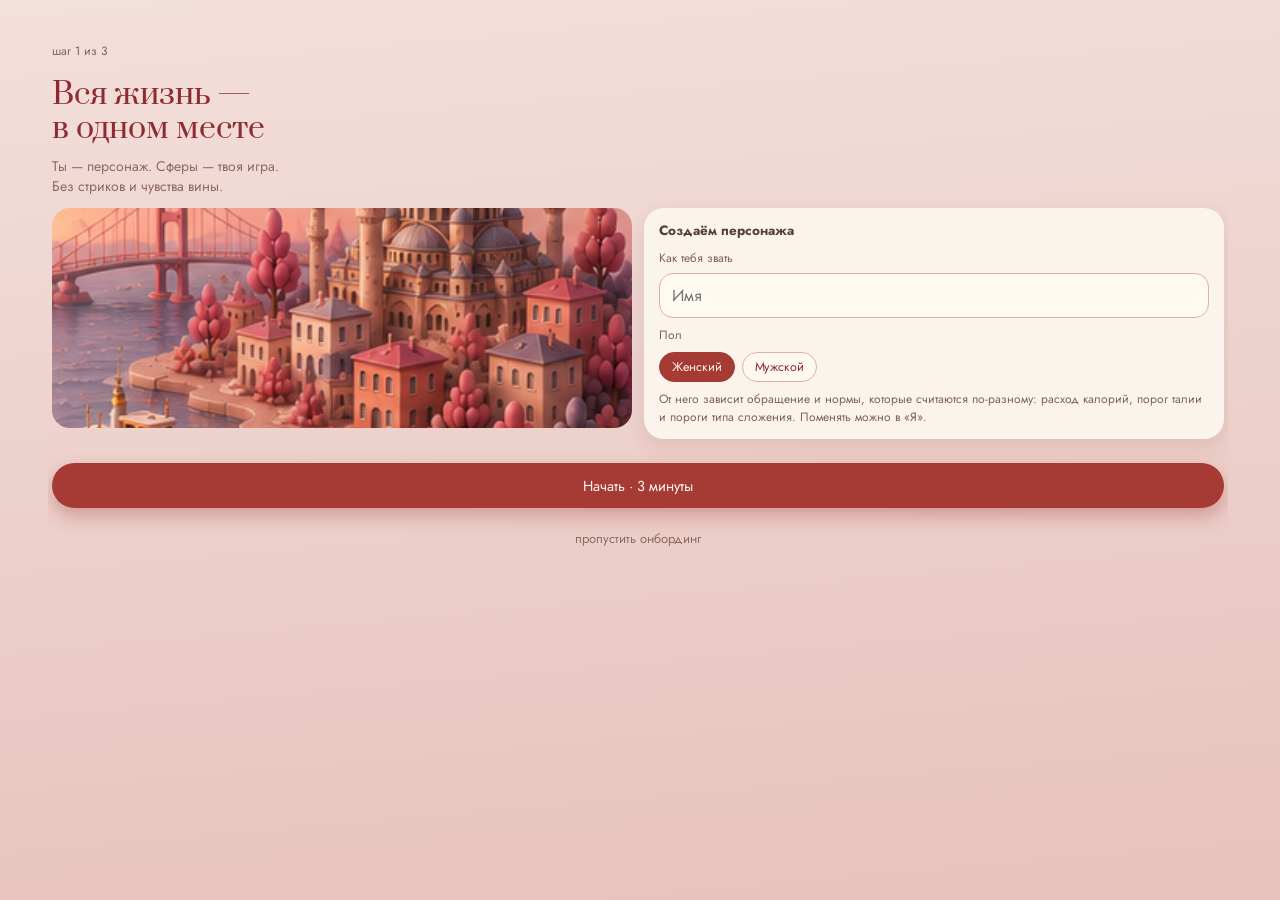
<file: index.html>
<!DOCTYPE html>
<html lang="ru">
<head>
<meta charset="utf-8">
<meta name="viewport" content="width=device-width, initial-scale=1, viewport-fit=cover, maximum-scale=1, user-scalable=no">
<title>Жизнь в одном месте</title>
<meta name="description" content="Личная операционная система: цели, энергия, привычки и сферы жизни в одном месте.">
<meta name="theme-color" content="#f3dfdc">
<link rel="manifest" href="manifest.webmanifest">
<link rel="icon" href="icons/icon-192.png">
<link rel="apple-touch-icon" href="icons/apple-touch-icon.png">
<meta name="apple-mobile-web-app-capable" content="yes">
<meta name="apple-mobile-web-app-status-bar-style" content="default">
<meta name="apple-mobile-web-app-title" content="Жизнь">
<link rel="preconnect" href="https://fonts.googleapis.com">
<link rel="preconnect" href="https://fonts.gstatic.com" crossorigin>
<link href="https://fonts.googleapis.com/css2?family=Prata&family=Jost:wght@400;500;600&display=swap" rel="stylesheet">
<link rel="stylesheet" href="app/css/app.css">
</head>
<body>
<div class="app" id="app">
  <!-- На телефоне обёртка прозрачна для раскладки (display:contents),
       на ноутбуке становится колонкой справа от боковой навигации. -->
  <div class="main" id="main">
    <div class="statusbar" id="statusbar"></div>
    <main class="scr" id="scr" tabindex="-1"></main>
  </div>
  <nav class="nav" id="nav" hidden></nav>
</div>
<noscript><p style="padding:24px;font-family:sans-serif">Для работы приложения нужен JavaScript.</p></noscript>
<script type="module" src="app/js/main.js"></script>
</body>
</html>
</file>
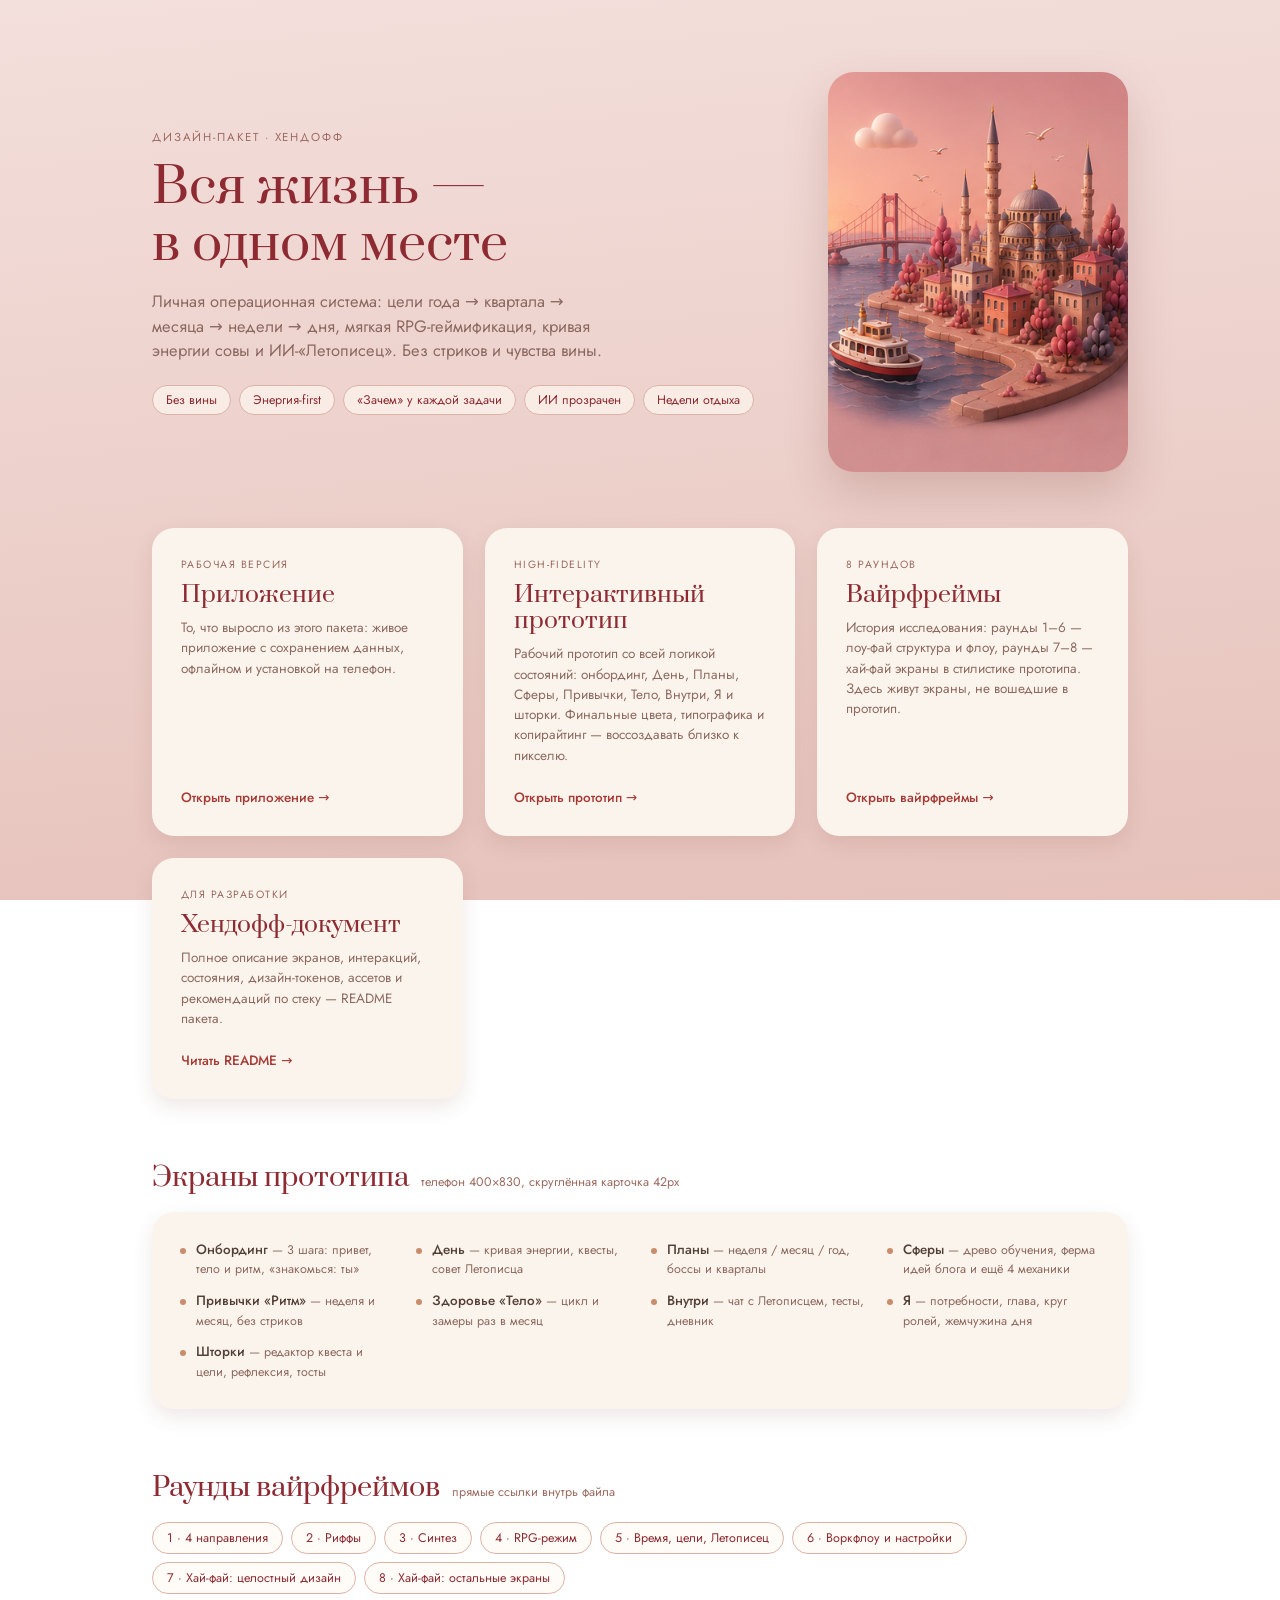
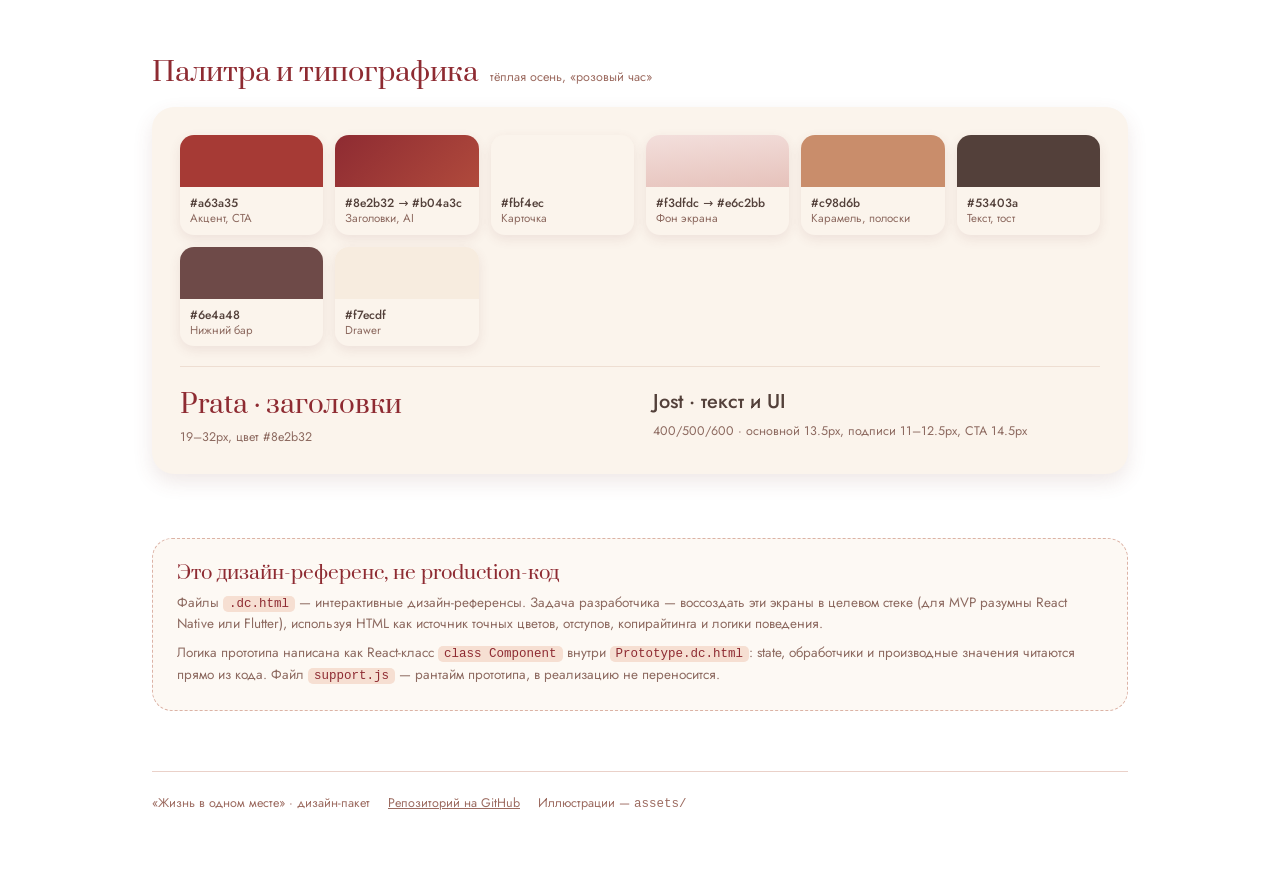
<file: design/index.html>
<!DOCTYPE html>
<html lang="ru">
<head>
<meta charset="utf-8">
<meta name="viewport" content="width=device-width, initial-scale=1">
<title>Жизнь в одном месте — дизайн-пакет</title>
<meta name="description" content="Личная операционная система: интерактивный прототип, вайрфреймы и хендофф для разработки.">
<link rel="icon" href="data:image/svg+xml,%3Csvg xmlns='http://www.w3.org/2000/svg' viewBox='0 0 32 32'%3E%3Crect width='32' height='32' rx='9' fill='%23a63a35'/%3E%3Ccircle cx='16' cy='16' r='6' fill='%23f3dfdc'/%3E%3C/svg%3E">
<link rel="preconnect" href="https://fonts.googleapis.com">
<link rel="preconnect" href="https://fonts.gstatic.com" crossorigin>
<link href="https://fonts.googleapis.com/css2?family=Prata&family=Jost:wght@400;500;600&display=swap" rel="stylesheet">
<style>
:root{
  --bg-1:#f3dfdc; --bg-2:#eccfc9; --bg-3:#e6c2bb;
  --card:#fbf4ec; --accent:#a63a35; --deep:#8e2b32; --warm:#b04a3c;
  --ink:#53403a; --ink-2:#8d6a60; --ink-3:#9c6b60;
  --line:#dcb3a6; --track:#eeded2; --caramel:#c98d6b;
  --shadow:0 8px 20px rgba(122,62,58,.12);
  --shadow-lg:0 20px 44px rgba(122,62,58,.22);
}
*{box-sizing:border-box}
body{
  margin:0; font-family:Jost,system-ui,sans-serif; color:var(--ink);
  background:linear-gradient(175deg,var(--bg-1) 0%,var(--bg-2) 55%,var(--bg-3) 100%);
  background-attachment:fixed; min-height:100vh;
  -webkit-font-smoothing:antialiased;
}
.wrap{max-width:1040px; margin:0 auto; padding:clamp(28px,6vw,72px) clamp(18px,4vw,32px) 64px}
h1,h2,h3{font-family:Prata,Georgia,serif; color:var(--deep); font-weight:400; line-height:1.14; margin:0}
a{color:var(--deep)}

/* ── hero ───────────────────────────────────────────── */
.hero{display:grid; grid-template-columns:1fr minmax(0,300px); gap:clamp(20px,4vw,44px); align-items:center; margin-bottom:clamp(32px,5vw,56px)}
.eyebrow{font-size:11.5px; letter-spacing:.16em; text-transform:uppercase; color:var(--ink-3); margin:0 0 14px}
h1{font-size:clamp(30px,5.4vw,50px)}
.lede{font-size:clamp(14px,1.6vw,16.5px); color:var(--ink-2); line-height:1.5; max-width:46ch; margin:16px 0 0}
.hero figure{margin:0; border-radius:26px; overflow:hidden; box-shadow:var(--shadow-lg)}
.hero img{display:block; width:100%; height:100%; aspect-ratio:3/4; object-fit:cover}

/* ── principles ─────────────────────────────────────── */
.tags{display:flex; flex-wrap:wrap; gap:8px; margin:22px 0 0; padding:0; list-style:none}
.tags li{font-size:12.5px; color:var(--deep); border:1px solid var(--line); border-radius:99px; padding:5px 13px; background:rgba(255,250,243,.65)}

/* ── main cards ─────────────────────────────────────── */
.grid{display:grid; grid-template-columns:repeat(auto-fit,minmax(280px,1fr)); gap:clamp(14px,2.4vw,22px)}
.card{
  background:var(--card); border-radius:22px; padding:clamp(20px,2.8vw,28px);
  box-shadow:var(--shadow); display:flex; flex-direction:column; gap:10px;
  text-decoration:none; color:inherit; border:1.5px solid transparent;
  transition:transform .16s ease, box-shadow .16s ease, border-color .16s ease;
}
a.card:hover{transform:translateY(-2px); box-shadow:var(--shadow-lg); border-color:var(--line)}
a.card:active{transform:scale(.99)}
.card .kicker{font-size:10.5px; letter-spacing:.14em; text-transform:uppercase; color:var(--ink-3)}
.card h2{font-size:clamp(19px,2.4vw,23px)}
.card p{margin:0; font-size:13.5px; line-height:1.5; color:var(--ink-2)}
.card .go{margin-top:auto; padding-top:12px; font-size:13.5px; color:var(--accent); font-weight:500}

/* ── sections ───────────────────────────────────────── */
section{margin-top:clamp(38px,6vw,64px)}
.sec-head{display:flex; align-items:baseline; gap:12px; flex-wrap:wrap; margin-bottom:18px}
.sec-head h2{font-size:clamp(21px,2.8vw,27px)}
.sec-head span{font-size:12.5px; color:var(--ink-3)}

.panel{background:var(--card); border-radius:22px; padding:clamp(20px,2.8vw,28px); box-shadow:var(--shadow)}
.screens{list-style:none; margin:0; padding:0; display:grid; grid-template-columns:repeat(auto-fill,minmax(210px,1fr)); gap:12px 22px}
.screens li{font-size:13.5px; line-height:1.45; padding-left:16px; position:relative; color:var(--ink)}
.screens li::before{content:''; position:absolute; left:0; top:8px; width:6px; height:6px; border-radius:99px; background:var(--caramel)}
.screens b{font-weight:500}
.screens em{font-style:normal; color:var(--ink-2); font-size:12.5px}

.rounds{display:flex; flex-wrap:wrap; gap:8px; margin:0; padding:0; list-style:none}
.rounds a{font-size:12.5px; color:var(--deep); text-decoration:none; border:1px solid var(--line); border-radius:99px; padding:6px 14px; background:rgba(255,250,243,.65); display:inline-block; transition:all .15s}
.rounds a:hover{border-color:var(--accent); background:#f6dfd2}

/* ── tokens ─────────────────────────────────────────── */
.swatches{display:grid; grid-template-columns:repeat(auto-fill,minmax(128px,1fr)); gap:12px; margin:0; padding:0; list-style:none}
.sw{border-radius:14px; overflow:hidden; box-shadow:0 4px 12px rgba(122,62,58,.1); background:var(--card)}
.sw i{display:block; height:52px}
.sw span{display:block; padding:8px 10px; font-size:11.5px; line-height:1.35; color:var(--ink-2)}
.sw span b{display:block; color:var(--ink); font-weight:500; font-size:12px}
.type-row{display:flex; flex-wrap:wrap; gap:26px; margin-top:20px; padding-top:20px; border-top:1px solid var(--track)}
.type-row div{flex:1 1 200px}
.type-row p{margin:6px 0 0; font-size:12.5px; color:var(--ink-2)}
.type-prata{font-family:Prata,serif; font-size:26px; color:var(--deep)}
.type-jost{font-size:20px; font-weight:500}

/* ── note + footer ──────────────────────────────────── */
.note{border:1.5px dashed var(--line); border-radius:20px; padding:clamp(18px,2.6vw,24px); background:rgba(251,244,236,.55)}
.note h2{font-size:19px; margin-bottom:8px}
.note p{margin:0 0 8px; font-size:13.5px; line-height:1.55; color:var(--ink-2)}
.note p:last-child{margin-bottom:0}
.note code{font-family:ui-monospace,Menlo,monospace; font-size:12.5px; background:#f6dfd2; border-radius:5px; padding:1px 6px; color:var(--deep)}
footer{margin-top:clamp(38px,6vw,60px); padding-top:22px; border-top:1px solid rgba(220,179,166,.6); font-size:12.5px; color:var(--ink-3); display:flex; flex-wrap:wrap; gap:6px 18px}
footer a{color:var(--ink-3)}

@media (max-width:720px){
  .hero{grid-template-columns:1fr}
  .hero figure{max-width:260px}
}
</style>
</head>
<body>
<div class="wrap">

  <header class="hero">
    <div>
      <p class="eyebrow">Дизайн-пакет · хендофф</p>
      <h1>Вся жизнь —<br>в одном месте</h1>
      <p class="lede">Личная операционная система: цели года → квартала → месяца → недели → дня, мягкая RPG-геймификация, кривая энергии совы и ИИ-«Летописец». Без стриков и чувства вины.</p>
      <ul class="tags">
        <li>Без вины</li>
        <li>Энергия-first</li>
        <li>«Зачем» у каждой задачи</li>
        <li>ИИ прозрачен</li>
        <li>Недели отдыха</li>
      </ul>
    </div>
    <figure><img src="../assets/illustration_01.png" alt="3D-иллюстрация в тёплой осенней палитре"></figure>
  </header>

  <div class="grid">
    <a class="card" href="../">
      <span class="kicker">Рабочая версия</span>
      <h2>Приложение</h2>
      <p>То, что выросло из этого пакета: живое приложение с сохранением данных, офлайном и установкой на телефон.</p>
      <span class="go">Открыть приложение →</span>
    </a>
    <a class="card" href="../Prototype.dc.html">
      <span class="kicker">High-fidelity</span>
      <h2>Интерактивный прототип</h2>
      <p>Рабочий прототип со всей логикой состояний: онбординг, День, Планы, Сферы, Привычки, Тело, Внутри, Я и шторки. Финальные цвета, типографика и копирайтинг — воссоздавать близко к пикселю.</p>
      <span class="go">Открыть прототип →</span>
    </a>
    <a class="card" href="../Wireframes.dc.html">
      <span class="kicker">8 раундов</span>
      <h2>Вайрфреймы</h2>
      <p>История исследования: раунды 1–6 — лоу-фай структура и флоу, раунды 7–8 — хай-фай экраны в стилистике прототипа. Здесь живут экраны, не вошедшие в прототип.</p>
      <span class="go">Открыть вайрфреймы →</span>
    </a>
    <a class="card" href="https://github.com/LiraV/Life-os/blob/main/README.md">
      <span class="kicker">Для разработки</span>
      <h2>Хендофф-документ</h2>
      <p>Полное описание экранов, интеракций, состояния, дизайн-токенов, ассетов и рекомендаций по стеку — README пакета.</p>
      <span class="go">Читать README →</span>
    </a>
  </div>

  <section>
    <div class="sec-head">
      <h2>Экраны прототипа</h2>
      <span>телефон 400×830, скруглённая карточка 42px</span>
    </div>
    <div class="panel">
      <ul class="screens">
        <li><b>Онбординг</b> <em>— 3 шага: привет, тело и ритм, «знакомься: ты»</em></li>
        <li><b>День</b> <em>— кривая энергии, квесты, совет Летописца</em></li>
        <li><b>Планы</b> <em>— неделя / месяц / год, боссы и кварталы</em></li>
        <li><b>Сферы</b> <em>— древо обучения, ферма идей блога и ещё 4 механики</em></li>
        <li><b>Привычки «Ритм»</b> <em>— неделя и месяц, без стриков</em></li>
        <li><b>Здоровье «Тело»</b> <em>— цикл и замеры раз в месяц</em></li>
        <li><b>Внутри</b> <em>— чат с Летописцем, тесты, дневник</em></li>
        <li><b>Я</b> <em>— потребности, глава, круг ролей, жемчужина дня</em></li>
        <li><b>Шторки</b> <em>— редактор квеста и цели, рефлексия, тосты</em></li>
      </ul>
    </div>
  </section>

  <section>
    <div class="sec-head">
      <h2>Раунды вайрфреймов</h2>
      <span>прямые ссылки внутрь файла</span>
    </div>
    <ul class="rounds">
      <li><a href="../Wireframes.dc.html#t1">1 · 4 направления</a></li>
      <li><a href="../Wireframes.dc.html#t2">2 · Риффы</a></li>
      <li><a href="../Wireframes.dc.html#t3">3 · Синтез</a></li>
      <li><a href="../Wireframes.dc.html#t4">4 · RPG-режим</a></li>
      <li><a href="../Wireframes.dc.html#t5">5 · Время, цели, Летописец</a></li>
      <li><a href="../Wireframes.dc.html#t6">6 · Воркфлоу и настройки</a></li>
      <li><a href="../Wireframes.dc.html#t7">7 · Хай-фай: целостный дизайн</a></li>
      <li><a href="../Wireframes.dc.html#t8">8 · Хай-фай: остальные экраны</a></li>
    </ul>
  </section>

  <section>
    <div class="sec-head">
      <h2>Палитра и типографика</h2>
      <span>тёплая осень, «розовый час»</span>
    </div>
    <div class="panel">
      <ul class="swatches">
        <li class="sw"><i style="background:#a63a35"></i><span><b>#a63a35</b>Акцент, CTA</span></li>
        <li class="sw"><i style="background:linear-gradient(135deg,#8e2b32,#b04a3c)"></i><span><b>#8e2b32 → #b04a3c</b>Заголовки, AI</span></li>
        <li class="sw"><i style="background:#fbf4ec"></i><span><b>#fbf4ec</b>Карточка</span></li>
        <li class="sw"><i style="background:linear-gradient(175deg,#f3dfdc,#e6c2bb)"></i><span><b>#f3dfdc → #e6c2bb</b>Фон экрана</span></li>
        <li class="sw"><i style="background:#c98d6b"></i><span><b>#c98d6b</b>Карамель, полоски</span></li>
        <li class="sw"><i style="background:#53403a"></i><span><b>#53403a</b>Текст, тост</span></li>
        <li class="sw"><i style="background:#6e4a48"></i><span><b>#6e4a48</b>Нижний бар</span></li>
        <li class="sw"><i style="background:#f7ecdf"></i><span><b>#f7ecdf</b>Drawer</span></li>
      </ul>
      <div class="type-row">
        <div>
          <div class="type-prata">Prata · заголовки</div>
          <p>19–32px, цвет #8e2b32</p>
        </div>
        <div>
          <div class="type-jost">Jost · текст и UI</div>
          <p>400/500/600 · основной 13.5px, подписи 11–12.5px, CTA 14.5px</p>
        </div>
      </div>
    </div>
  </section>

  <section>
    <div class="note">
      <h2>Это дизайн-референс, не production-код</h2>
      <p>Файлы <code>.dc.html</code> — интерактивные дизайн-референсы. Задача разработчика — воссоздать эти экраны в целевом стеке (для MVP разумны React Native или Flutter), используя HTML как источник точных цветов, отступов, копирайтинга и логики поведения.</p>
      <p>Логика прототипа написана как React-класс <code>class Component</code> внутри <code>Prototype.dc.html</code>: state, обработчики и производные значения читаются прямо из кода. Файл <code>support.js</code> — рантайм прототипа, в реализацию не переносится.</p>
    </div>
  </section>

  <footer>
    <span>«Жизнь в одном месте» · дизайн-пакет</span>
    <a href="https://github.com/LiraV/Life-os">Репозиторий на GitHub</a>
    <span>Иллюстрации — <code style="font-family:ui-monospace,monospace">assets/</code></span>
  </footer>

</div>
</body>
</html>
</file>
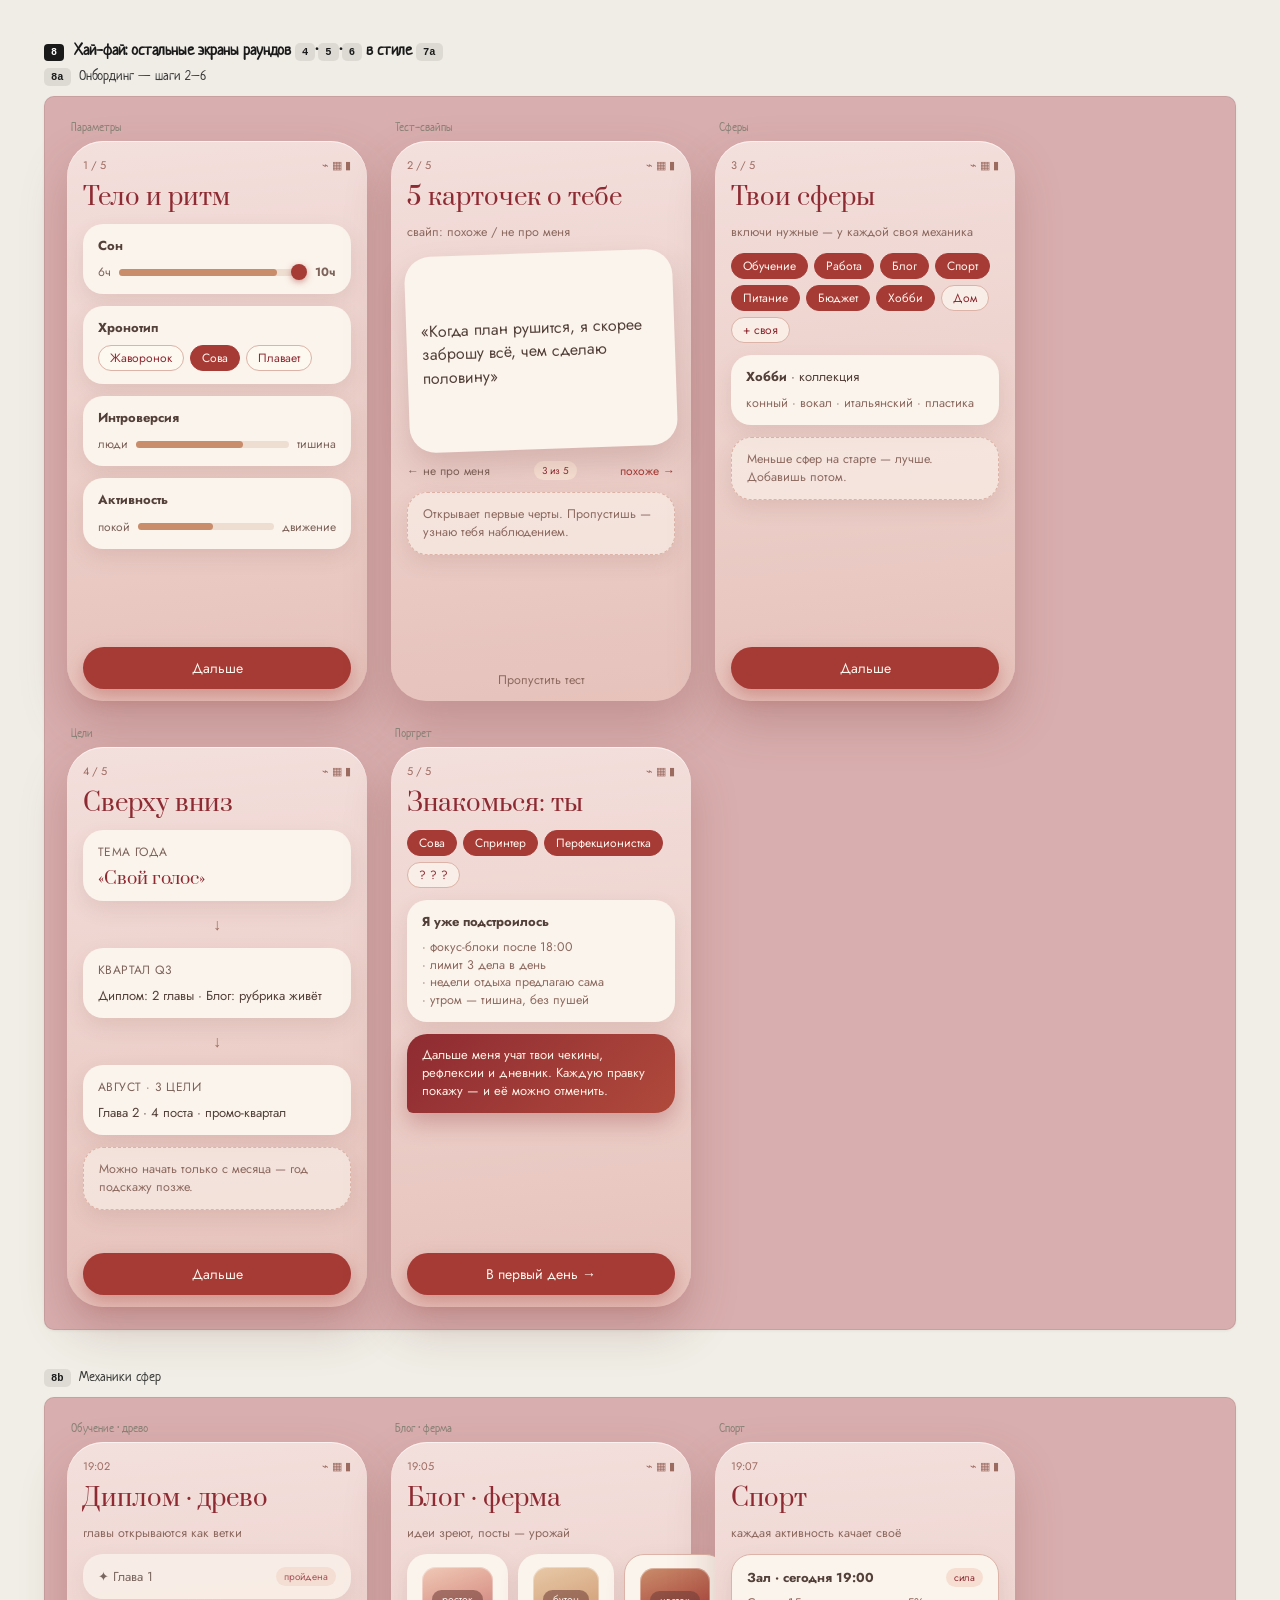
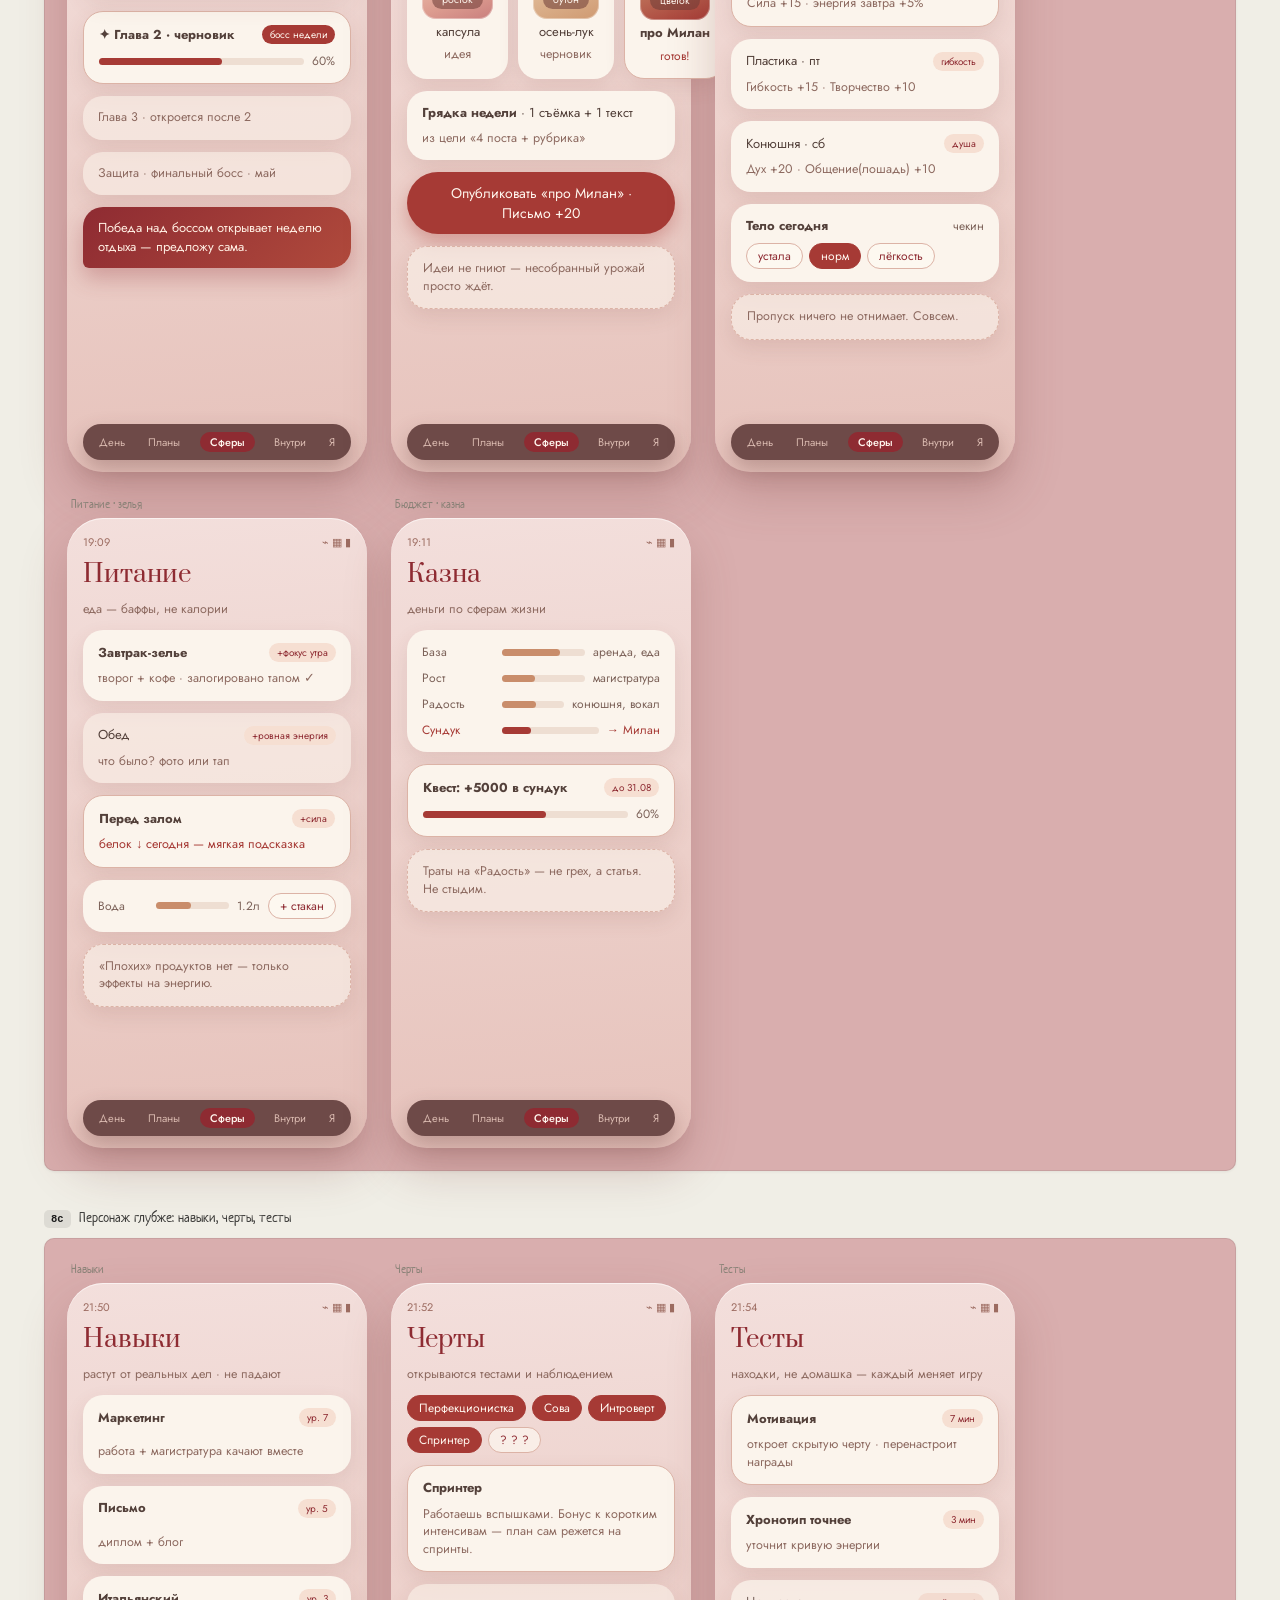
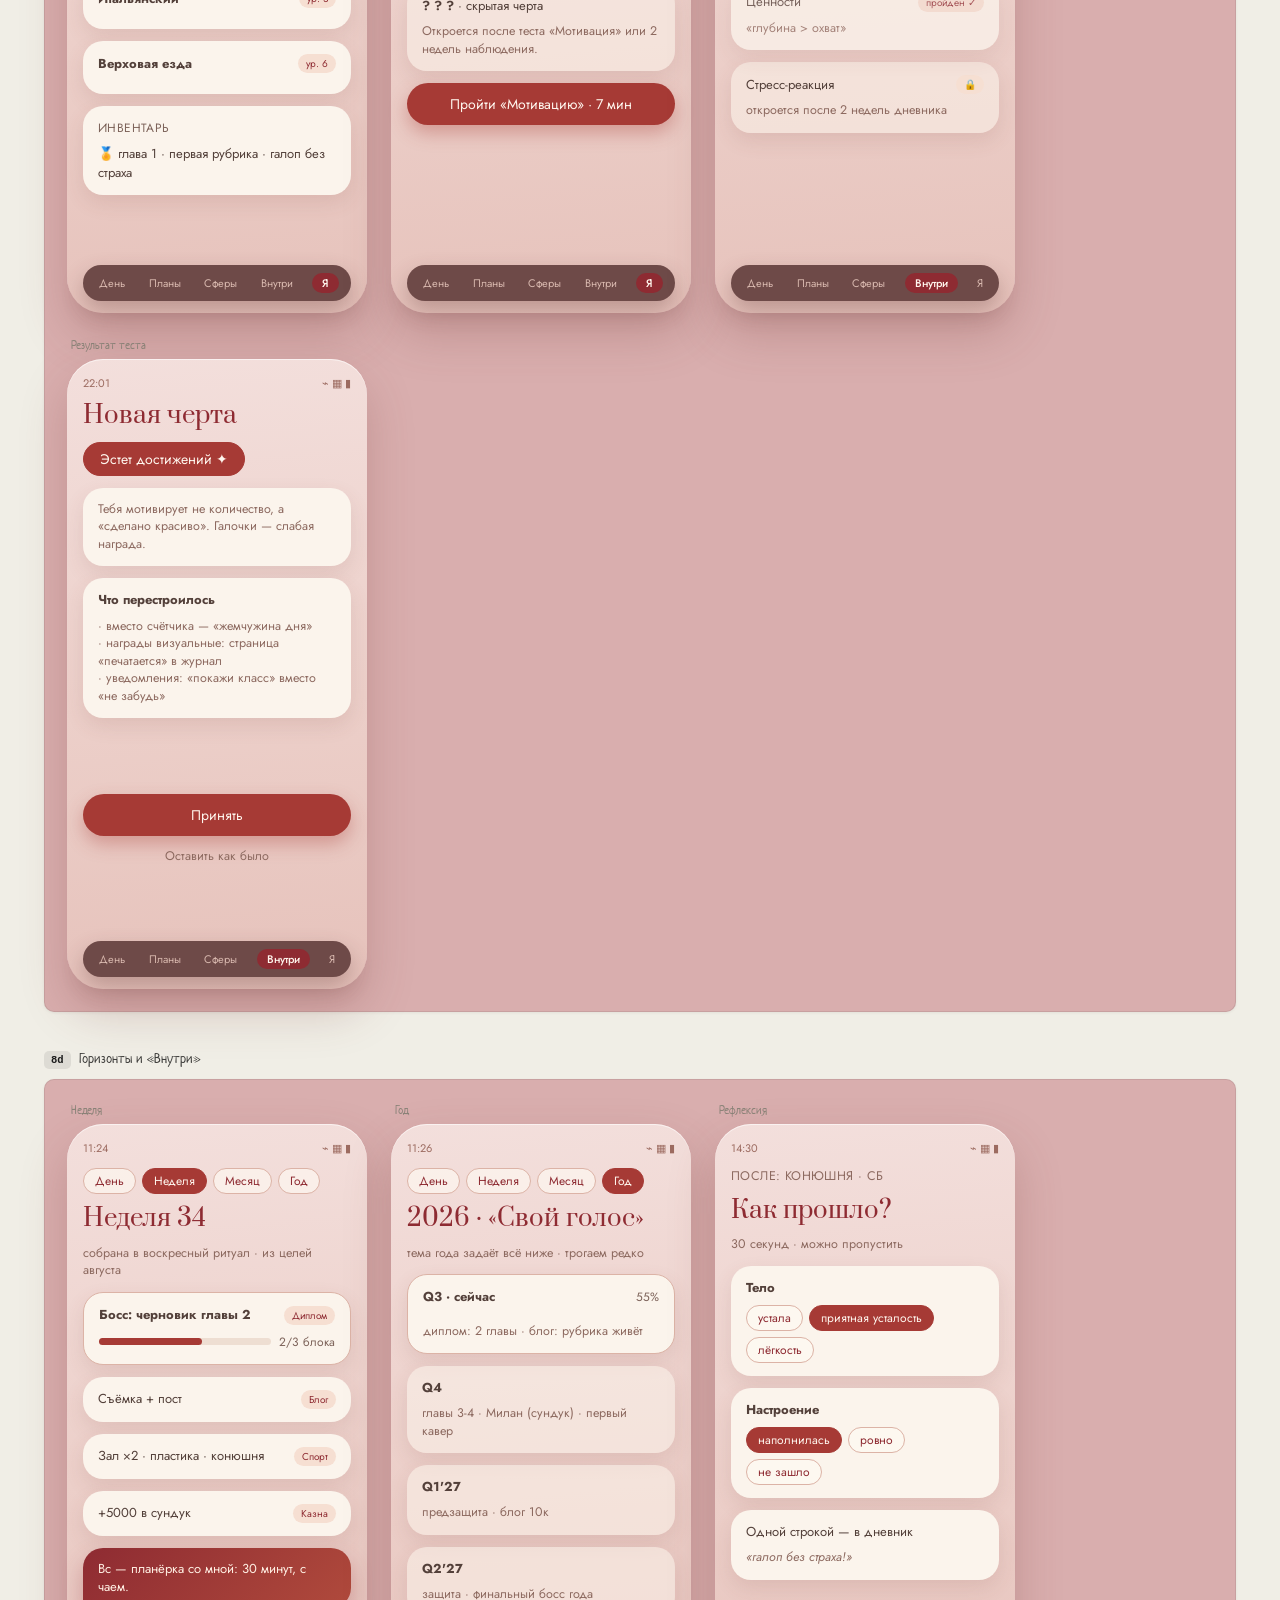
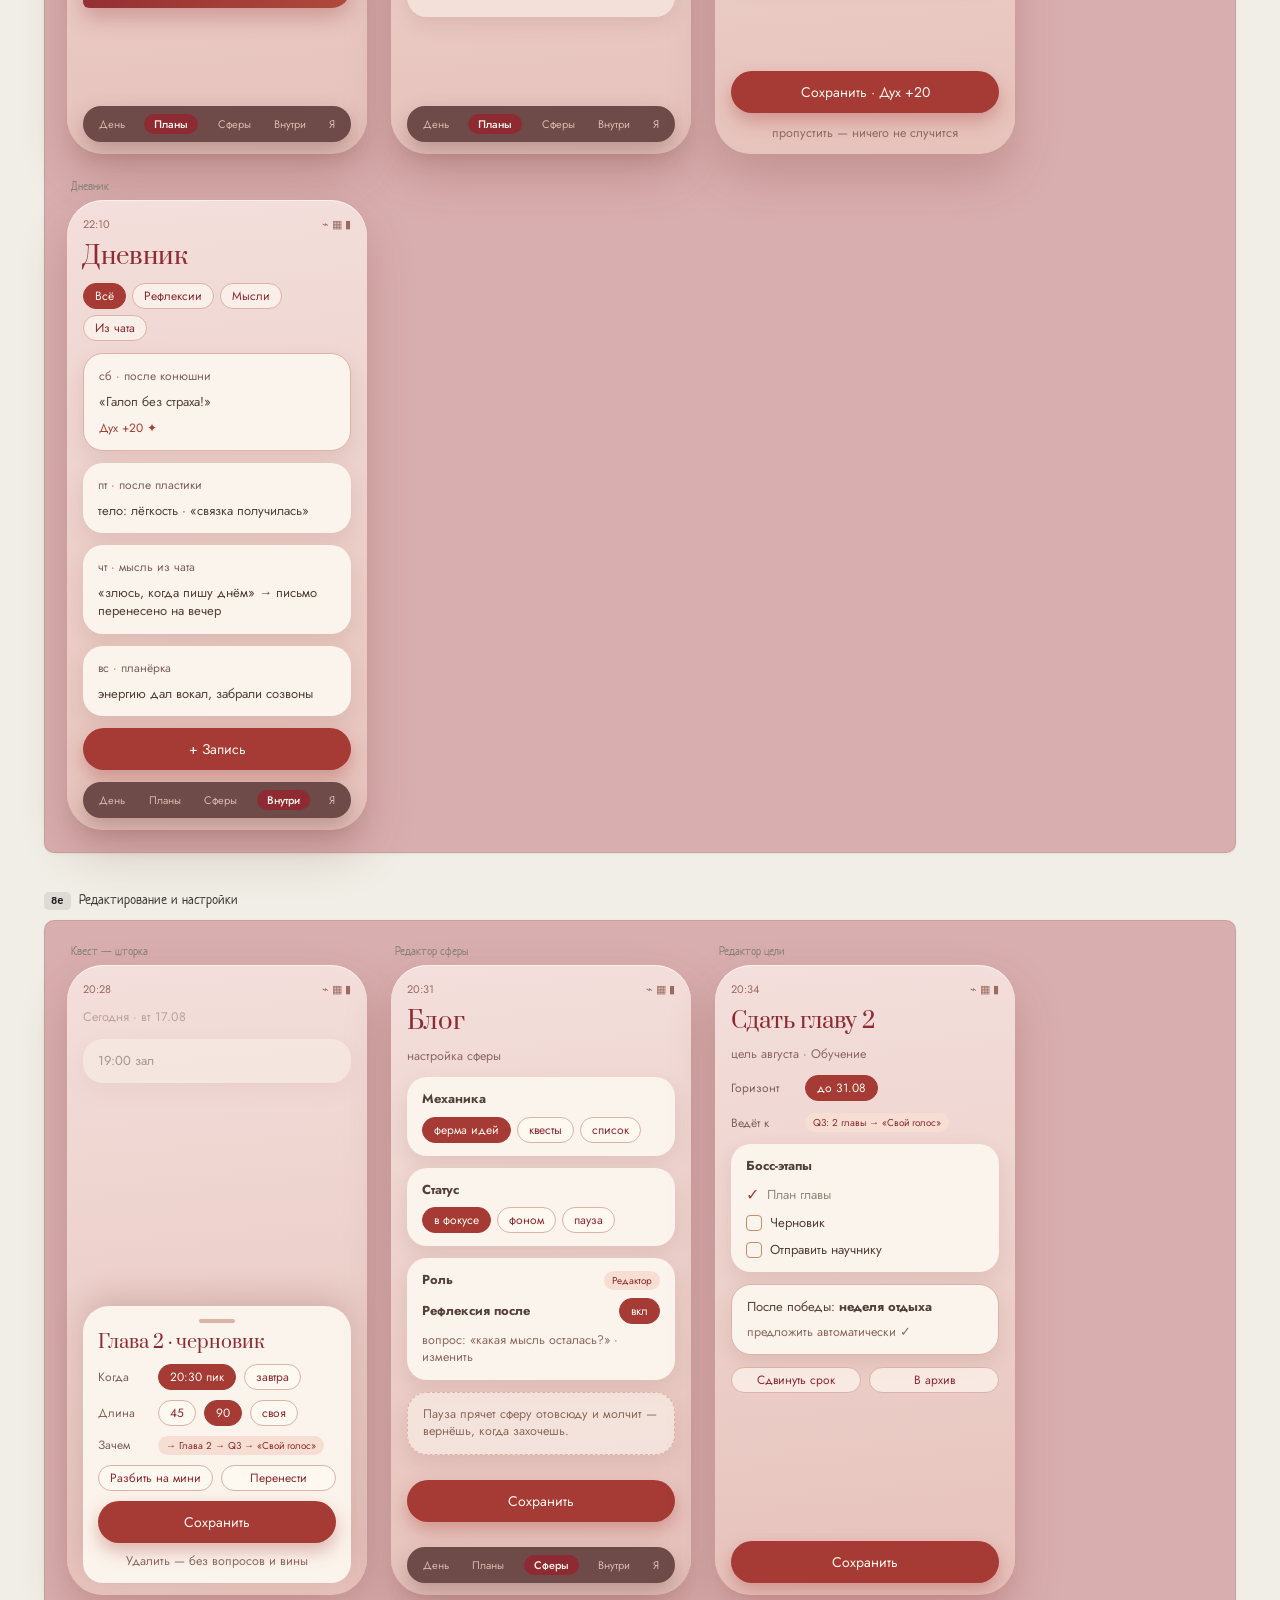
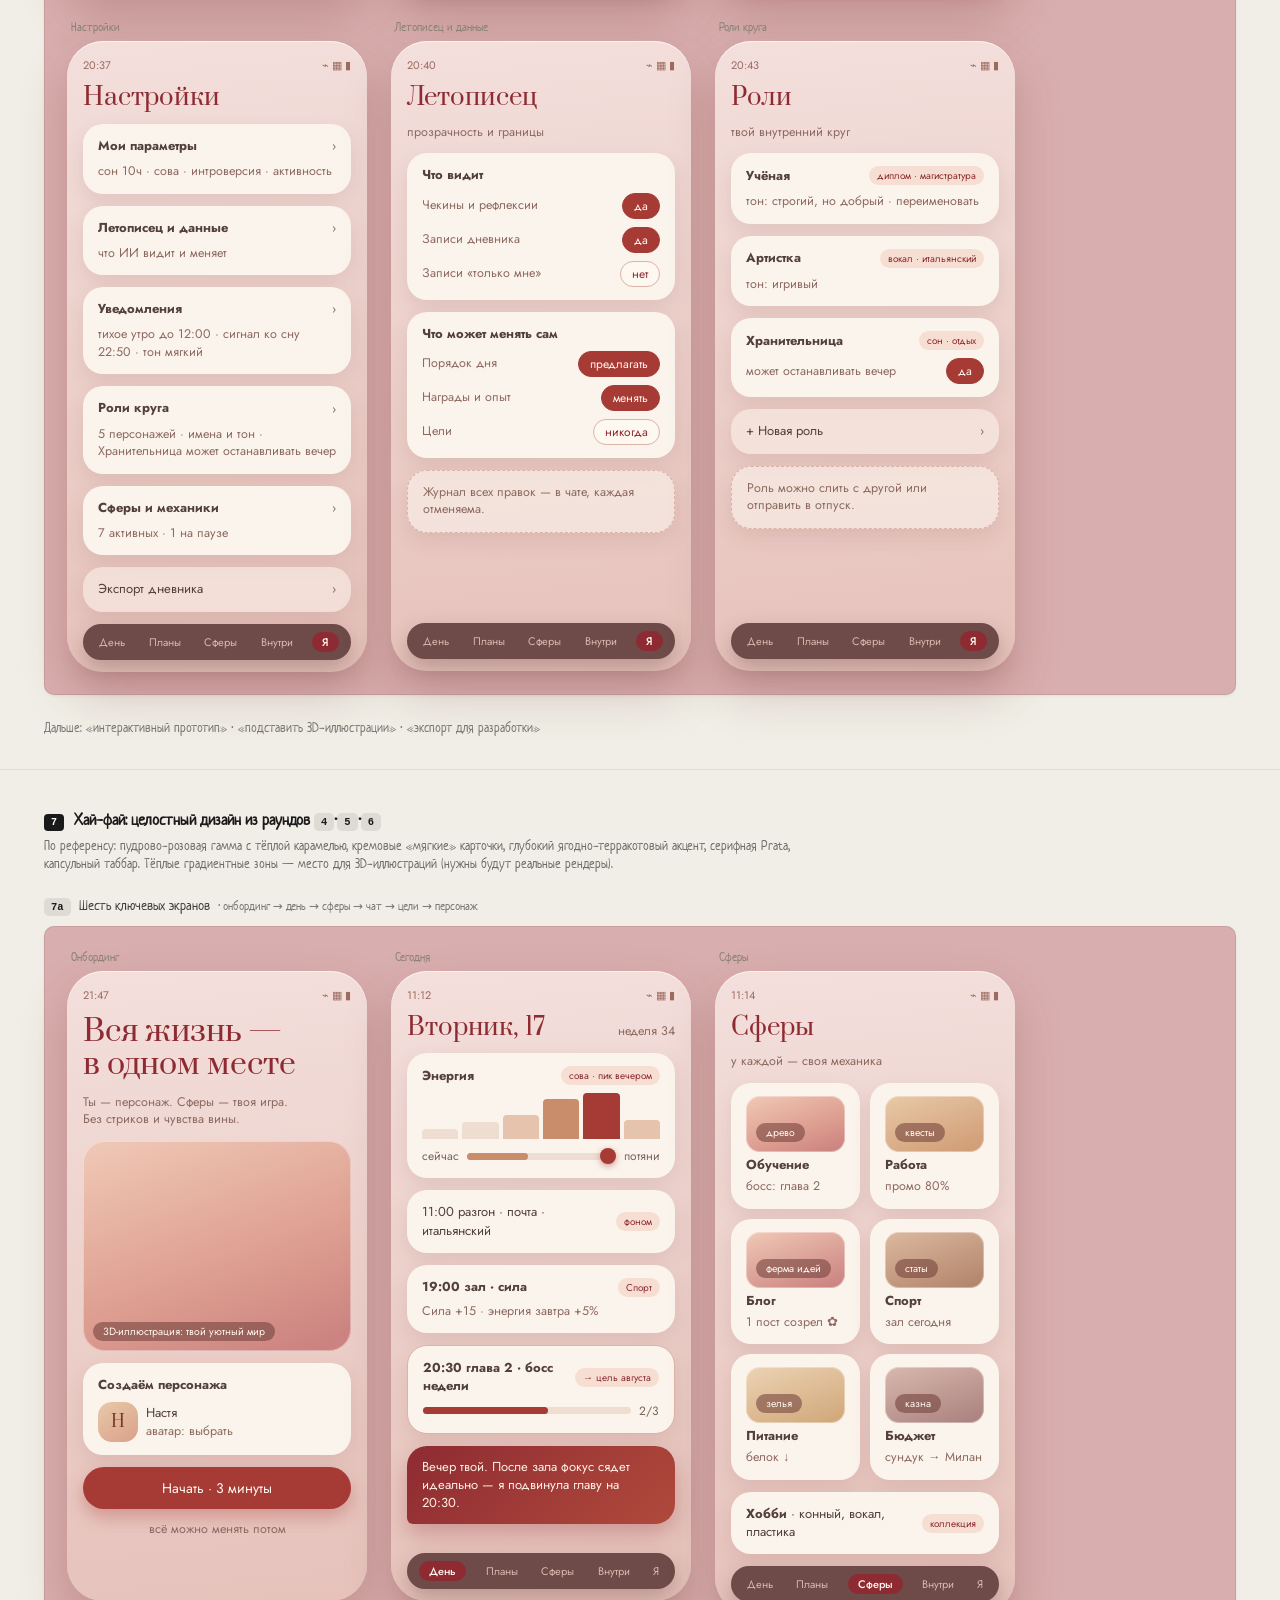
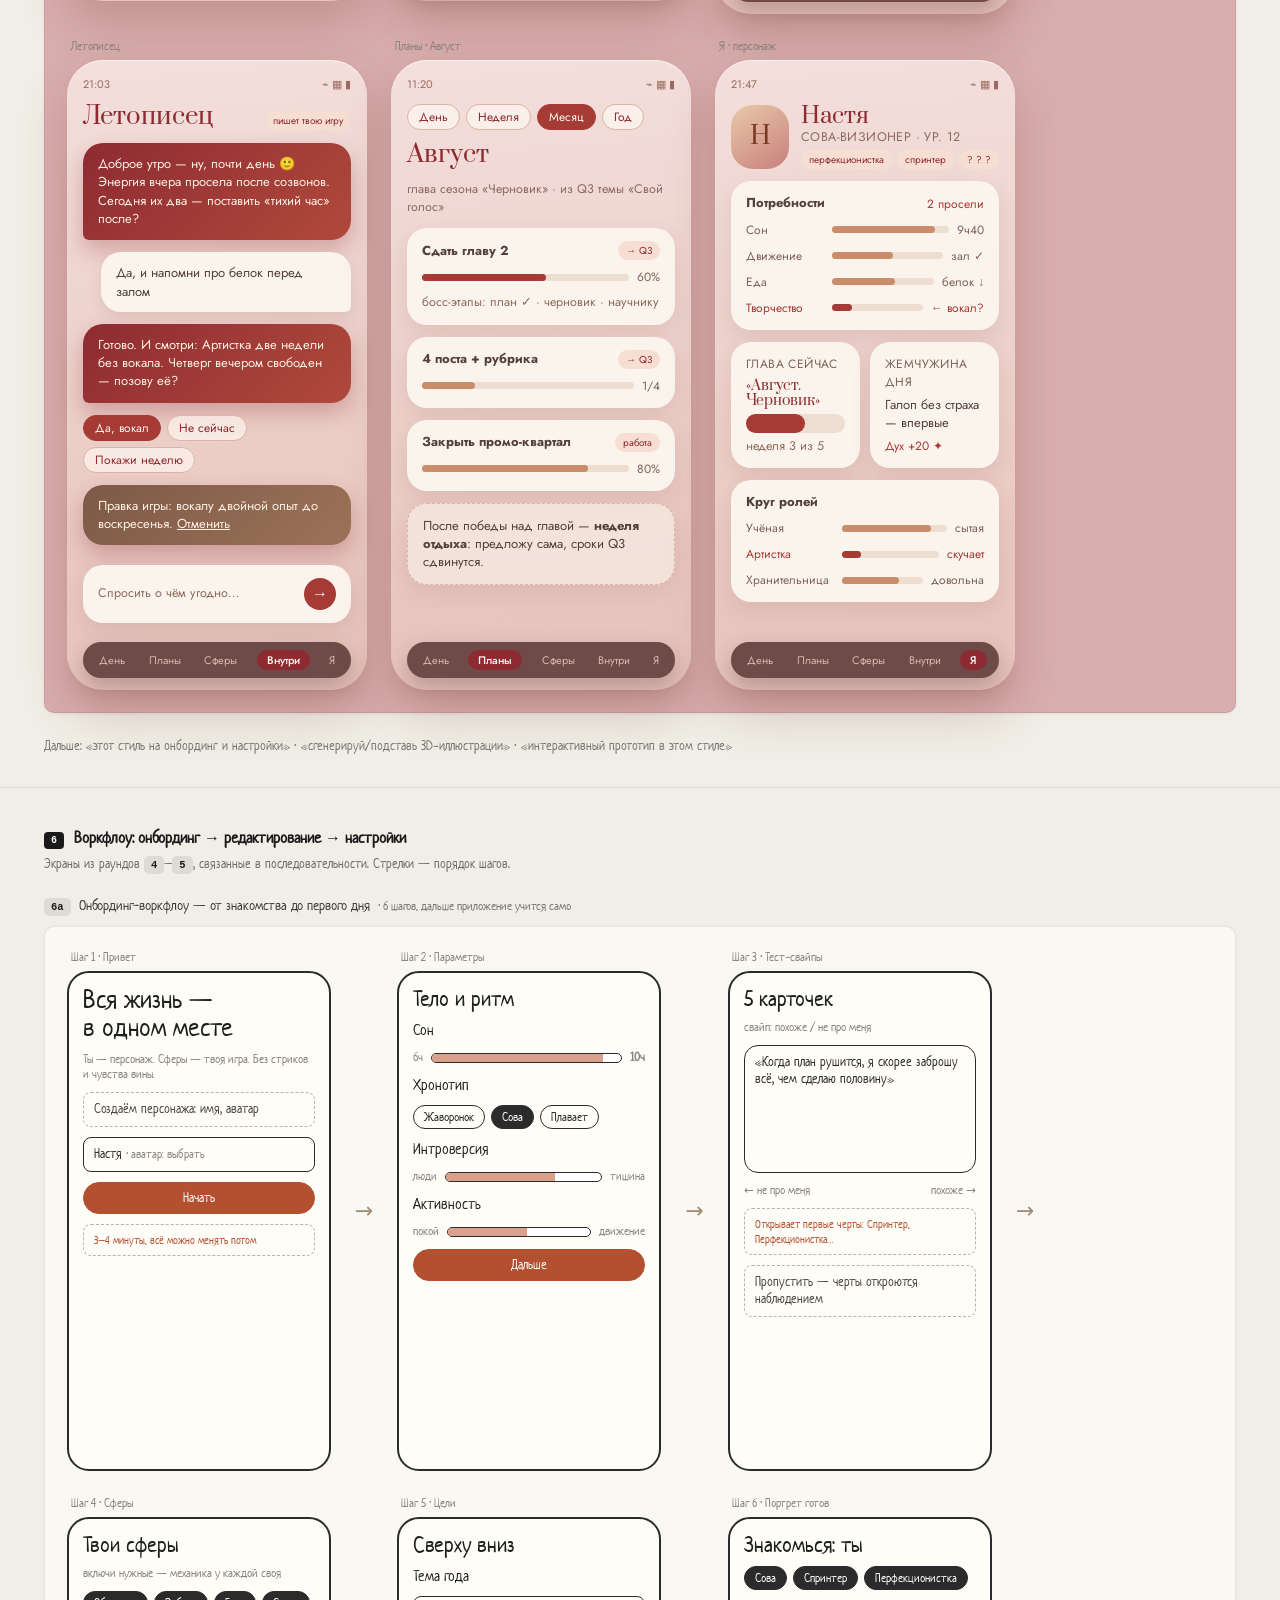
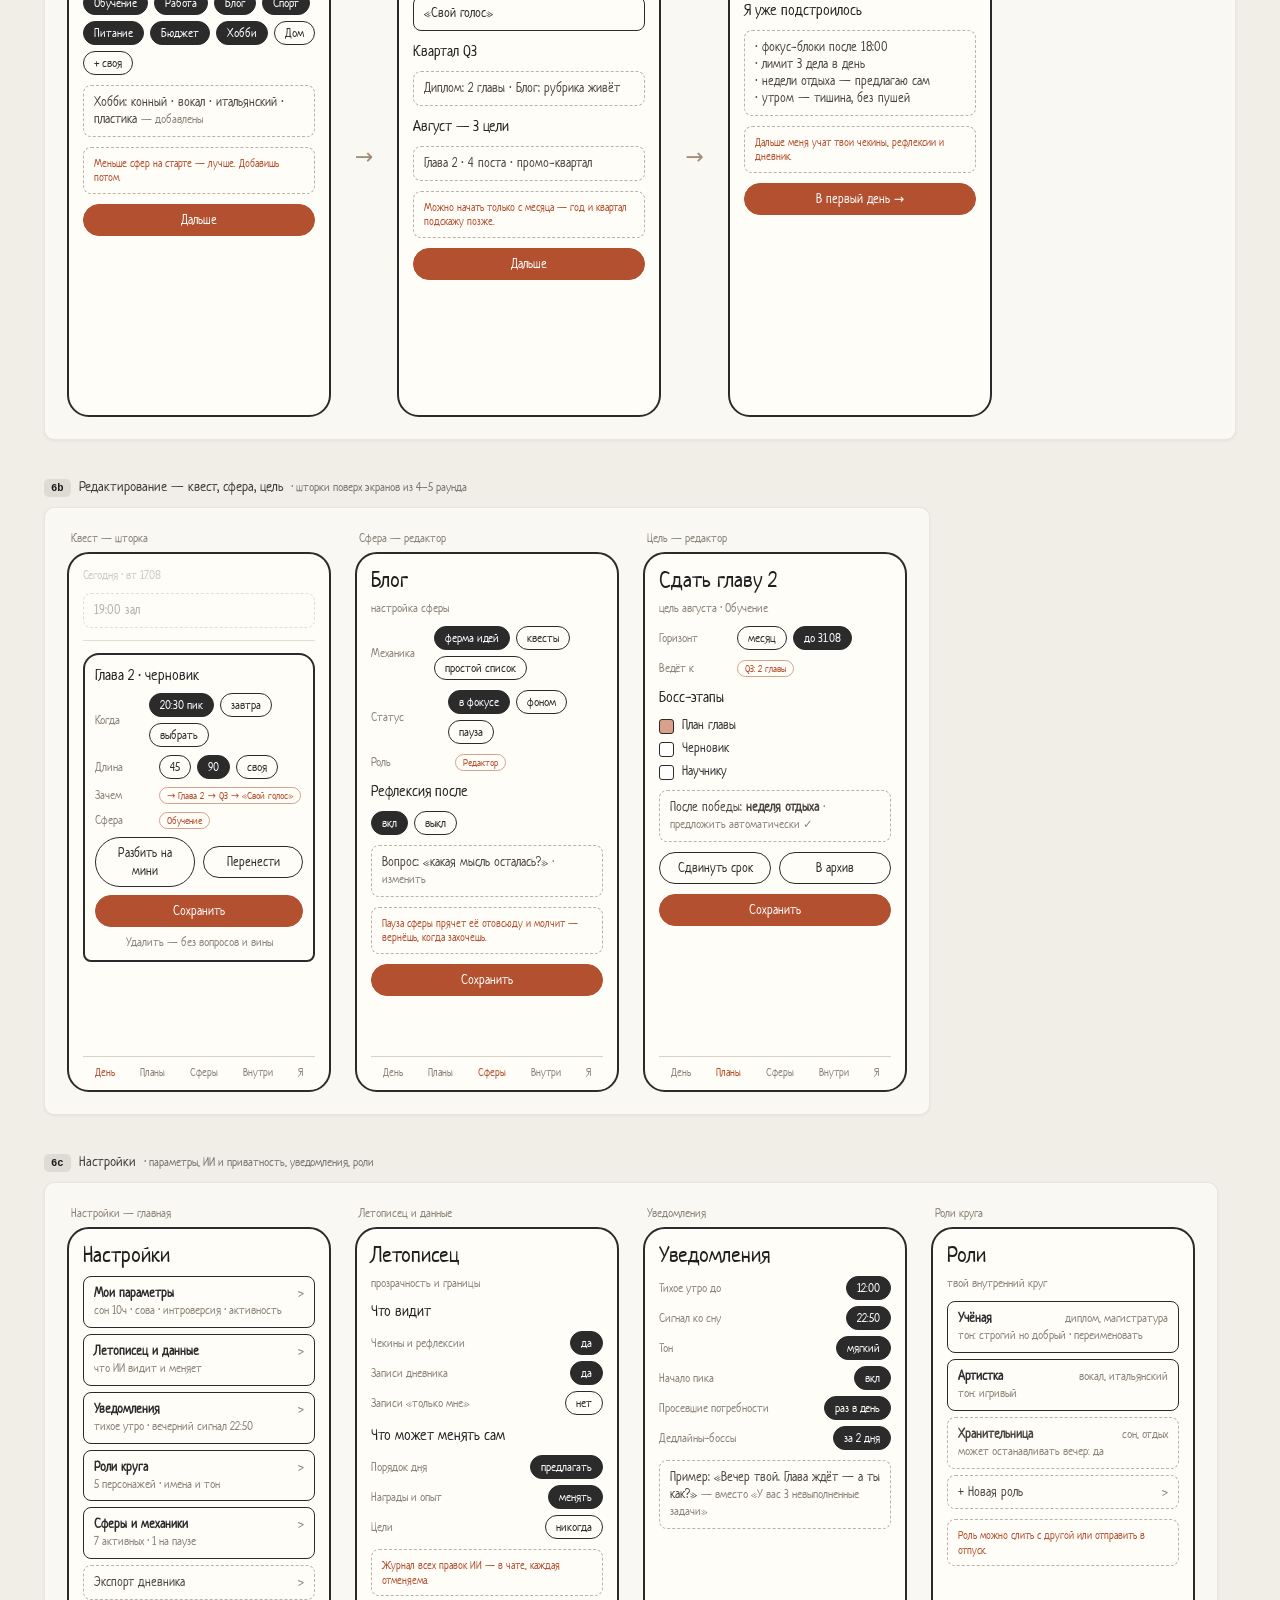
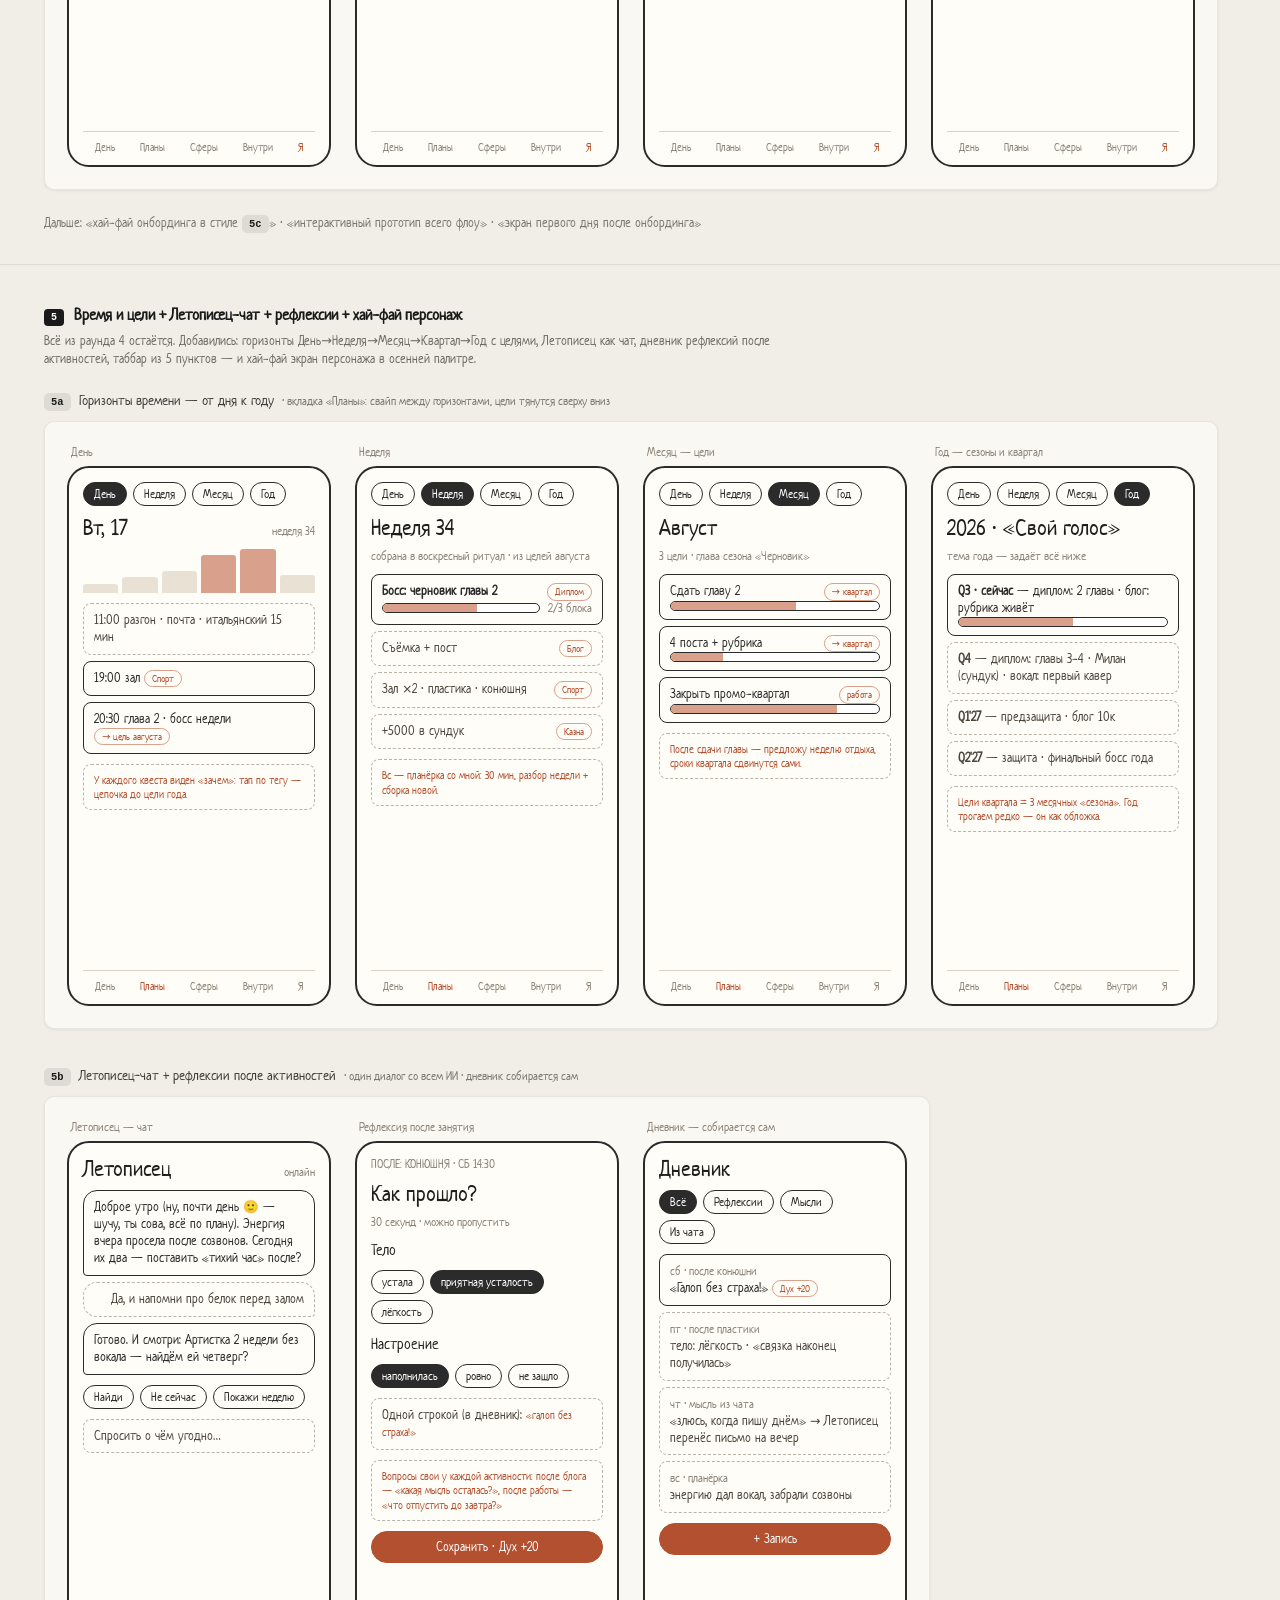
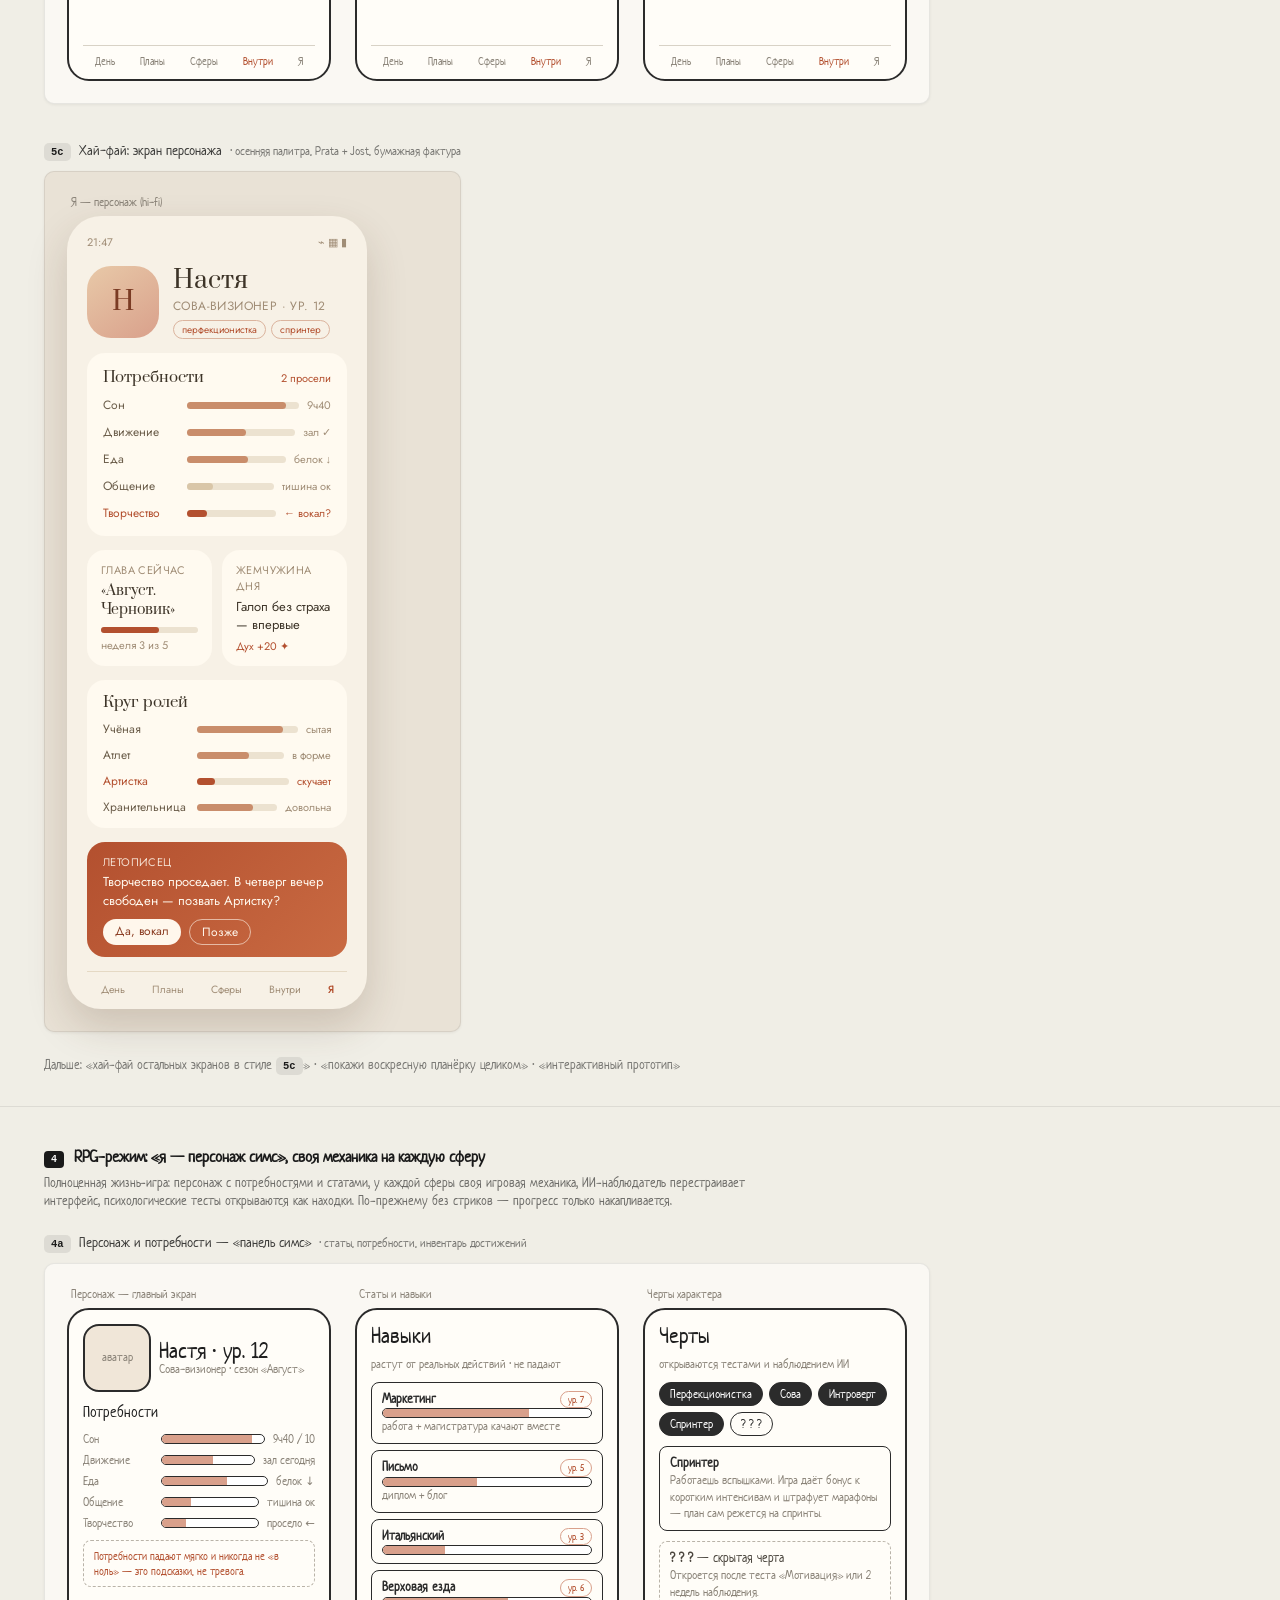
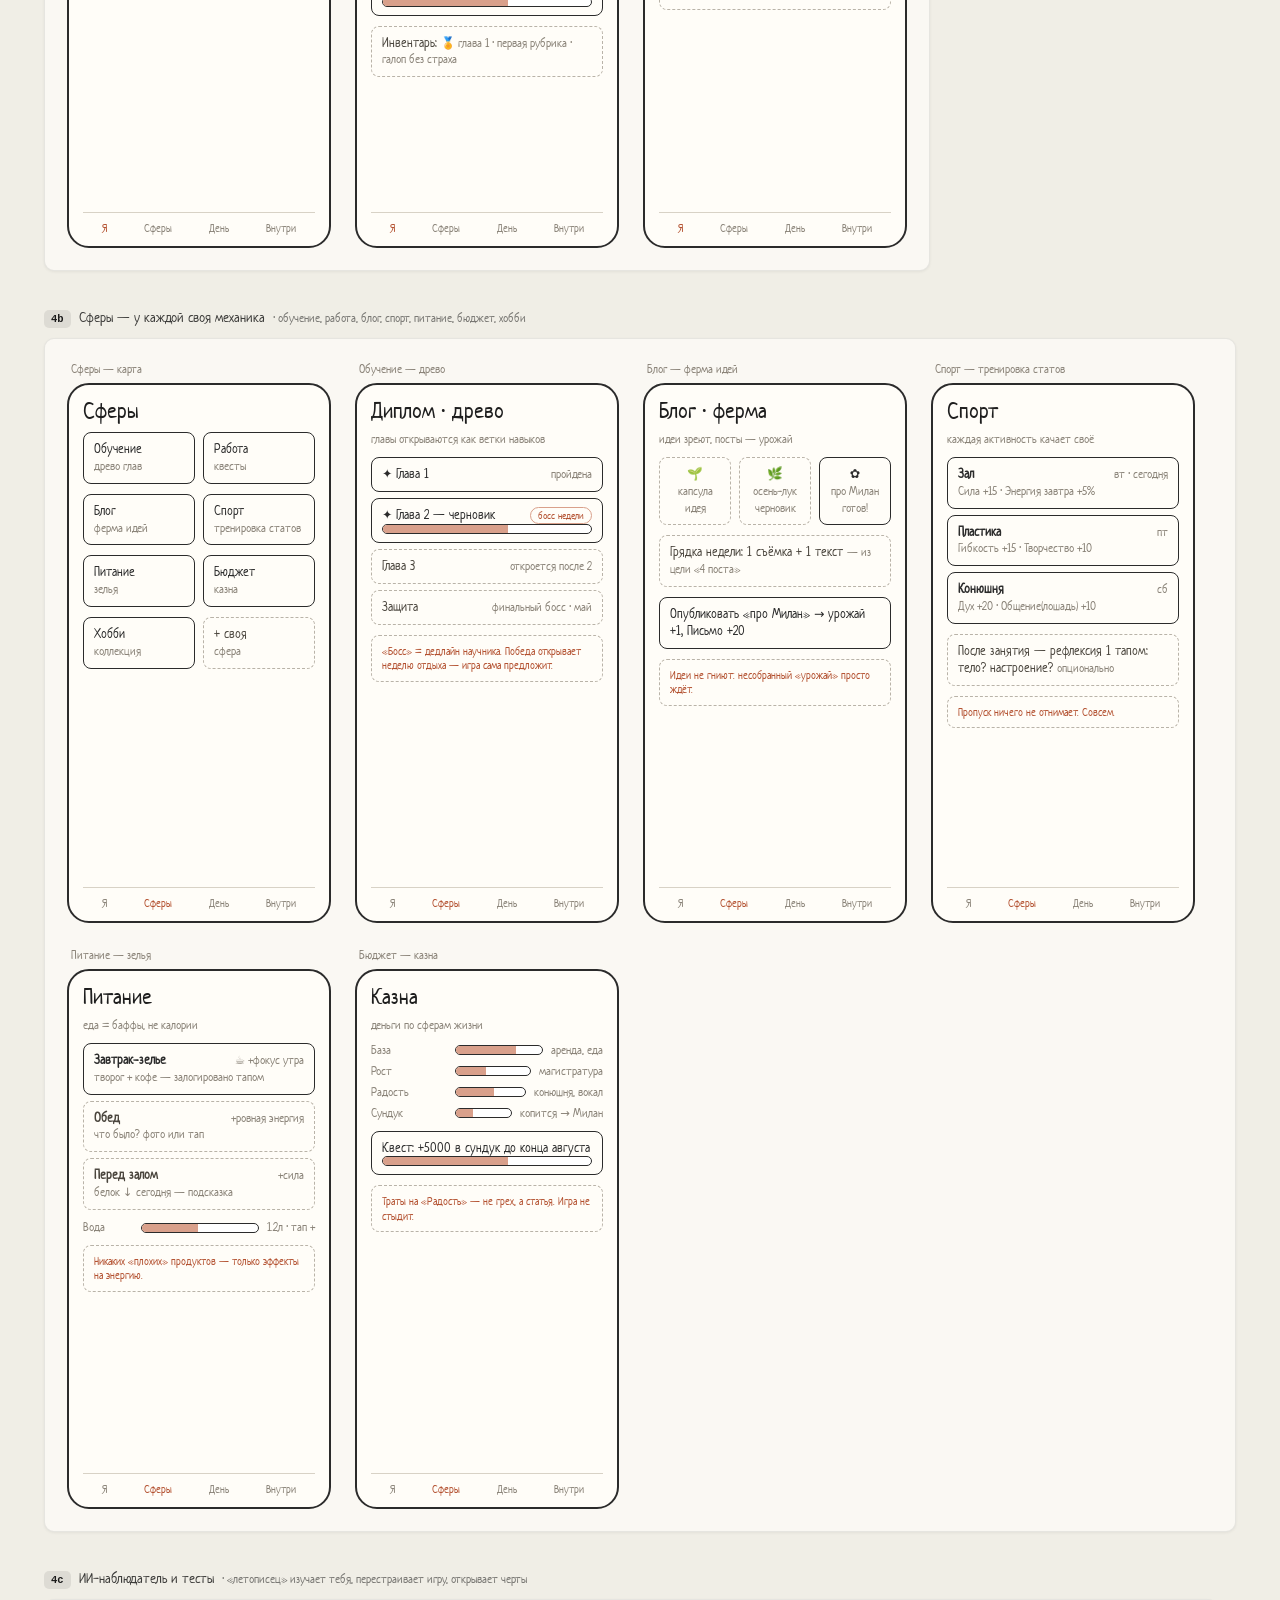
<file: Wireframes.dc.html>
<!DOCTYPE html>
<html>
<head>
<meta charset="utf-8">
<meta name="viewport" content="width=device-width, initial-scale=1">
<!-- React UMD 18.3.1, vendored so the prototype renders without a CDN.
     dc-runtime skips its unpkg fetch when window.React/ReactDOM already exist. -->
<script src="./vendor/react.production.min.js"></script>
<script src="./vendor/react-dom.production.min.js"></script>
<script src="./support.js"></script>
</head>
<body>
<x-dc>
<helmet data-dc-atomics><meta name="design_doc_mode" content="canvas">
<link href="https://fonts.googleapis.com/css2?family=Neucha&family=Prata&family=Jost:wght@400;500;600&display=swap" rel="stylesheet">
<style>
body{margin:0;background:#f0ede7;font-family:Neucha,system-ui,sans-serif}
a{color:#b3502f}a:hover{color:#8a3c22}
.dv-turn{padding:40px 44px 32px;border-bottom:1px solid rgba(0,0,0,.08);scroll-margin-top:16px}
.dv-thd{display:flex;align-items:baseline;gap:10px;margin:0 0 6px}
.dv-tid{font:600 10px ui-monospace,Menlo,monospace;padding:3px 7px;background:#1a1a1a;color:#fff;border-radius:4px;text-decoration:none}
.dv-tname{font:600 16px/1.2 Neucha;color:#1a1a1a}
.dv-intro{font-size:13px;color:rgba(0,0,0,.55);margin:0 0 24px;max-width:760px}
.dv-opts{display:flex;flex-direction:column;gap:38px;align-items:flex-start}
.dv-opt{flex:none;display:flex;flex-direction:column;gap:10px;scroll-margin-top:16px}
.dv-oid{font:600 10.5px ui-monospace,Menlo,monospace;padding:3px 7px;background:rgba(0,0,0,.08);color:#1a1a1a;border-radius:5px;text-decoration:none}
.dv-olabel{display:flex;align-items:baseline;gap:8px;font-size:14px;color:rgba(0,0,0,.75)}
.dv-odesc{font-size:12px;color:rgba(0,0,0,.5)}
.dv-card{max-width:100%;background:#faf8f3;border:1px solid rgba(0,0,0,.08);border-radius:10px;box-shadow:0 1px 3px rgba(0,0,0,.06);padding:22px;display:flex;gap:24px;flex-wrap:wrap;align-items:flex-start}
.dv-opt:target .dv-oid{background:#b3502f;color:#fff}
.dv-next{margin:24px 0 0;font-size:13px;color:rgba(0,0,0,.5)}
.phw{display:flex;flex-direction:column;gap:6px}
.scname{font-size:11.5px;color:#8a8378;padding-left:4px}
.ph{width:264px;background:#fffdf8;border:2px solid #2b2b2b;border-radius:22px;padding:14px 14px 10px;display:flex;flex-direction:column;gap:10px;min-height:540px;box-sizing:border-box}
.nav{margin-top:auto;display:flex;justify-content:space-around;border-top:1.5px solid #d8d2c6;padding-top:8px;font-size:11px;color:#8a8378}
.nav b{color:#b3502f;font-weight:400}
.h1{font-size:22px;color:#1e1e1e;line-height:1.05}
.h2{font-size:15px;color:#1e1e1e}
.sub{font-size:11.5px;color:#8a8378;line-height:1.3}
.box{border:1.5px dashed #b9b3a8;border-radius:8px;padding:8px 10px;font-size:12.5px;color:#4a453d;line-height:1.35}
.solid{border:1.5px solid #2b2b2b;border-radius:8px;padding:8px 10px;font-size:12.5px;color:#2b2b2b;line-height:1.35}
.chk{display:flex;gap:8px;align-items:flex-start;font-size:13px;color:#333;line-height:1.3}
.sq{width:13px;height:13px;border:1.5px solid #2b2b2b;border-radius:3px;flex:none;margin-top:2px;background:#fff}
.sq.done{background:#d9a08b}
.tag{font-size:10px;color:#b3502f;border:1px solid #d9a08b;border-radius:99px;padding:1px 7px;white-space:nowrap}
.row{display:flex;gap:8px;align-items:center}
.between{display:flex;justify-content:space-between;align-items:baseline}
.col{display:flex;flex-direction:column;gap:6px}
.pillrow{display:flex;gap:6px;flex-wrap:wrap}
.pill{border:1.5px solid #2b2b2b;border-radius:99px;padding:3px 10px;font-size:11.5px;color:#2b2b2b}
.pill.on{background:#2b2b2b;color:#fff}
.bar{height:8px;border:1.5px solid #2b2b2b;border-radius:99px;overflow:hidden;background:#fff;flex:1}
.fill{height:100%;background:#d9a08b}
.note{font-size:11px;color:#b3502f;line-height:1.3}
.hr{border-top:1.5px solid #e4ded2;margin:2px 0}
.ebars{display:flex;align-items:flex-end;gap:4px;height:44px}
.eb{flex:1;background:#e8e1d4;border-radius:3px 3px 0 0}
.eb.pk{background:#d9a08b}
.btn{border:1.5px solid #2b2b2b;border-radius:99px;padding:6px 14px;font-size:12.5px;text-align:center;color:#2b2b2b}
.btn.pr{background:#b3502f;border-color:#b3502f;color:#fff}
.hf{width:300px;border-radius:36px;padding:16px 16px 12px;display:flex;flex-direction:column;gap:12px;min-height:630px;box-sizing:border-box;font-family:Jost,sans-serif;background:linear-gradient(175deg,#f3dfdc 0%,#eccfc9 55%,#e6c2bb 100%);box-shadow:0 22px 46px rgba(122,62,58,.25),inset 0 1px 0 rgba(255,255,255,.6)}
.hfstat{display:flex;justify-content:space-between;font-size:11px;color:#9c6b60}
.hft{font-family:Prata,serif;color:#8e2b32;line-height:1.12}
.hfsub{font-size:12.5px;color:#8d6a60;line-height:1.4}
.hfcard{background:#fbf4ec;border-radius:20px;padding:13px 15px;box-shadow:0 8px 20px rgba(122,62,58,.12);display:flex;flex-direction:column;gap:8px}
.hfink{font-size:13px;color:#53403a;line-height:1.4}
.hfbar{flex:1;height:7px;border-radius:99px;background:#eeded2}
.hffill{height:100%;border-radius:99px;background:#c98d6b}
.hffill.hot{background:#a63a35}
.hfrow{display:flex;align-items:center;gap:8px}
.hflab{font-size:12px;color:#7d635a}
.hfpill{font-size:12px;color:#8e2b32;border:1px solid #dcb3a6;border-radius:99px;padding:3px 11px;background:rgba(255,250,243,.65)}
.hfpill.on{background:#a63a35;border-color:#a63a35;color:#fff6ee}
.hfbtn{background:#a63a35;color:#fff6ee;border-radius:99px;padding:11px 18px;font-size:14px;text-align:center;box-shadow:0 8px 18px rgba(166,58,53,.35)}
.hfnav{margin-top:auto;background:#6e4a48;border-radius:99px;padding:10px 16px;display:flex;justify-content:space-between;font-size:11px;color:#d8b8ae;box-shadow:0 10px 22px rgba(90,45,42,.3)}
.hfnav b{color:#fff6ee;font-weight:500;background:#8e2b32;border-radius:99px;padding:2px 10px;margin:-2px -4px}
.hfimg{border-radius:22px;background:linear-gradient(160deg,#f0c9b6,#dd9d90 60%,#c97f7e);min-height:150px;display:flex;align-items:flex-end;padding:10px;box-sizing:border-box;box-shadow:inset 0 0 0 1px rgba(255,255,255,.35)}
.hfimg span{font-size:10.5px;color:#fff6ee;background:rgba(110,60,55,.55);border-radius:99px;padding:2px 10px}
.hftag{font-size:10px;color:#8e2b32;background:#f6dfd2;border-radius:99px;padding:2px 8px;white-space:nowrap}
.hfai{background:linear-gradient(135deg,#8e2b32,#b04a3c);border-radius:20px 20px 20px 6px;padding:12px 15px;color:#ffeee2;font-size:13px;line-height:1.4;box-shadow:0 10px 22px rgba(142,43,50,.3)}
.hfme{background:#fbf4ec;border-radius:20px 20px 6px 20px;padding:11px 15px;color:#53403a;font-size:13px;align-self:flex-end;max-width:82%;box-shadow:0 6px 14px rgba(122,62,58,.12)}
</style></helmet>
<section class="dv-turn" id="t8">
<div class="dv-thd"><a class="dv-tid" href="#t8">8</a><span class="dv-tname">Хай-фай: остальные экраны раундов <a class="dv-oid" href="#t4">4</a>·<a class="dv-oid" href="#t5">5</a>·<a class="dv-oid" href="#t6">6</a> в стиле <a class="dv-oid" href="#7a">7a</a></span></div>
<div class="dv-opts">

<div class="dv-opt" id="8a">
<div class="dv-olabel"><a class="dv-oid" href="#8a">8a</a>Онбординг — шаги 2–6</div>
<div class="dv-card" style="background:#d9aeae">
<div class="phw"><div class="scname">Параметры</div>
<div class="hf" data-screen-label="8a Параметры" style="min-height:560px">
<div class="hfstat"><span>1 / 5</span><span>⌁ ▦ ▮</span></div>
<div class="hft" style="font-size:24px">Тело и ритм</div>
<div class="hfcard"><span class="hfink"><b>Сон</b></span><div class="hfrow"><span class="hflab">6ч</span><div class="hfbar"><div class="hffill" style="width:90%"></div></div><div style="width:16px;height:16px;border-radius:50%;background:#a63a35;margin-left:-12px;box-shadow:0 2px 6px rgba(166,58,53,.5)"></div><span class="hflab"><b>10ч</b></span></div></div>
<div class="hfcard"><span class="hfink"><b>Хронотип</b></span><div class="hfrow" style="gap:6px"><span class="hfpill">Жаворонок</span><span class="hfpill on">Сова</span><span class="hfpill">Плавает</span></div></div>
<div class="hfcard"><span class="hfink"><b>Интроверсия</b></span><div class="hfrow"><span class="hflab">люди</span><div class="hfbar"><div class="hffill" style="width:70%"></div></div><span class="hflab">тишина</span></div></div>
<div class="hfcard"><span class="hfink"><b>Активность</b></span><div class="hfrow"><span class="hflab">покой</span><div class="hfbar"><div class="hffill" style="width:55%"></div></div><span class="hflab">движение</span></div></div>
<div class="hfbtn" style="margin-top:auto">Дальше</div>
</div></div>
<div class="phw"><div class="scname">Тест-свайпы</div>
<div class="hf" data-screen-label="8a Тест" style="min-height:560px">
<div class="hfstat"><span>2 / 5</span><span>⌁ ▦ ▮</span></div>
<div class="hft" style="font-size:24px">5 карточек о тебе</div>
<div class="hfsub">свайп: похоже / не про меня</div>
<div class="hfcard" style="min-height:170px;border-radius:26px;justify-content:center;transform:rotate(-2deg);box-shadow:0 14px 30px rgba(122,62,58,.2)"><span class="hfink" style="font-size:16px;line-height:1.45">«Когда план рушится, я скорее заброшу всё, чем сделаю половину»</span></div>
<div class="hfrow" style="justify-content:space-between"><span class="hflab">← не про меня</span><span class="hftag">3 из 5</span><span class="hflab" style="color:#a63a35">похоже →</span></div>
<div class="hfcard" style="border:1.5px dashed #dcb3a6;background:rgba(251,244,236,.6)"><span class="hfsub">Открывает первые черты. Пропустишь — узнаю тебя наблюдением.</span></div>
<div class="hfsub" style="margin-top:auto;text-align:center">Пропустить тест</div>
</div></div>
<div class="phw"><div class="scname">Сферы</div>
<div class="hf" data-screen-label="8a Сферы выбор" style="min-height:560px">
<div class="hfstat"><span>3 / 5</span><span>⌁ ▦ ▮</span></div>
<div class="hft" style="font-size:24px">Твои сферы</div>
<div class="hfsub">включи нужные — у каждой своя механика</div>
<div class="hfrow" style="flex-wrap:wrap;gap:6px"><span class="hfpill on">Обучение</span><span class="hfpill on">Работа</span><span class="hfpill on">Блог</span><span class="hfpill on">Спорт</span><span class="hfpill on">Питание</span><span class="hfpill on">Бюджет</span><span class="hfpill on">Хобби</span><span class="hfpill">Дом</span><span class="hfpill">+ своя</span></div>
<div class="hfcard"><span class="hfink"><b>Хобби</b> · коллекция</span><span class="hfsub">конный · вокал · итальянский · пластика</span></div>
<div class="hfcard" style="border:1.5px dashed #dcb3a6;background:rgba(251,244,236,.6)"><span class="hfsub">Меньше сфер на старте — лучше. Добавишь потом.</span></div>
<div class="hfbtn" style="margin-top:auto">Дальше</div>
</div></div>
<div class="phw"><div class="scname">Цели</div>
<div class="hf" data-screen-label="8a Цели" style="min-height:560px">
<div class="hfstat"><span>4 / 5</span><span>⌁ ▦ ▮</span></div>
<div class="hft" style="font-size:24px">Сверху вниз</div>
<div class="hfcard"><span class="hflab" style="letter-spacing:.4px">ТЕМА ГОДА</span><span class="hft" style="font-size:17px">«Свой голос»</span></div>
<div style="text-align:center;color:#9c6b60">↓</div>
<div class="hfcard"><span class="hflab" style="letter-spacing:.4px">КВАРТАЛ Q3</span><span class="hfink">Диплом: 2 главы · Блог: рубрика живёт</span></div>
<div style="text-align:center;color:#9c6b60">↓</div>
<div class="hfcard"><span class="hflab" style="letter-spacing:.4px">АВГУСТ · 3 ЦЕЛИ</span><span class="hfink">Глава 2 · 4 поста · промо-квартал</span></div>
<div class="hfcard" style="border:1.5px dashed #dcb3a6;background:rgba(251,244,236,.6)"><span class="hfsub">Можно начать только с месяца — год подскажу позже.</span></div>
<div class="hfbtn" style="margin-top:auto">Дальше</div>
</div></div>
<div class="phw"><div class="scname">Портрет</div>
<div class="hf" data-screen-label="8a Портрет" style="min-height:560px">
<div class="hfstat"><span>5 / 5</span><span>⌁ ▦ ▮</span></div>
<div class="hft" style="font-size:24px">Знакомься: ты</div>
<div class="hfrow" style="gap:6px;flex-wrap:wrap"><span class="hfpill on">Сова</span><span class="hfpill on">Спринтер</span><span class="hfpill on">Перфекционистка</span><span class="hfpill">? ? ?</span></div>
<div class="hfcard"><span class="hfink"><b>Я уже подстроилось</b></span><span class="hfsub">· фокус-блоки после 18:00<br>· лимит 3 дела в день<br>· недели отдыха предлагаю сама<br>· утром — тишина, без пушей</span></div>
<div class="hfai">Дальше меня учат твои чекины, рефлексии и дневник. Каждую правку покажу — и её можно отменить.</div>
<div class="hfbtn" style="margin-top:auto">В первый день →</div>
</div></div>
</div>
</div>

<div class="dv-opt" id="8b">
<div class="dv-olabel"><a class="dv-oid" href="#8b">8b</a>Механики сфер</div>
<div class="dv-card" style="background:#d9aeae">
<div class="phw"><div class="scname">Обучение · древо</div>
<div class="hf" data-screen-label="8b Обучение">
<div class="hfstat"><span>19:02</span><span>⌁ ▦ ▮</span></div>
<div class="hft" style="font-size:24px">Диплом · древо</div>
<div class="hfsub">главы открываются как ветки</div>
<div class="hfcard" style="opacity:.75"><div class="hfrow" style="justify-content:space-between"><span class="hfink">✦ Глава 1</span><span class="hftag">пройдена</span></div></div>
<div class="hfcard" style="border:1.5px solid #dcb3a6"><div class="hfrow" style="justify-content:space-between"><span class="hfink"><b>✦ Глава 2 · черновик</b></span><span class="hftag" style="background:#a63a35;color:#fff6ee">босс недели</span></div><div class="hfrow"><div class="hfbar"><div class="hffill hot" style="width:60%"></div></div><span class="hflab">60%</span></div></div>
<div class="hfcard" style="background:rgba(251,244,236,.55)"><span class="hfsub">Глава 3 · откроется после 2</span></div>
<div class="hfcard" style="background:rgba(251,244,236,.55)"><span class="hfsub">Защита · финальный босс · май</span></div>
<div class="hfai">Победа над боссом открывает неделю отдыха — предложу сама.</div>
<div class="hfnav"><span>День</span><span>Планы</span><b>Сферы</b><span>Внутри</span><span>Я</span></div>
</div></div>
<div class="phw"><div class="scname">Блог · ферма</div>
<div class="hf" data-screen-label="8b Блог">
<div class="hfstat"><span>19:05</span><span>⌁ ▦ ▮</span></div>
<div class="hft" style="font-size:24px">Блог · ферма</div>
<div class="hfsub">идеи зреют, посты — урожай</div>
<div style="display:flex;gap:10px">
<div class="hfcard" style="flex:1;align-items:center;gap:4px"><div class="hfimg" style="min-height:52px;width:100%;border-radius:14px"><span>росток</span></div><span class="hfink">капсула</span><span class="hfsub">идея</span></div>
<div class="hfcard" style="flex:1;align-items:center;gap:4px"><div class="hfimg" style="min-height:52px;width:100%;border-radius:14px;background:linear-gradient(160deg,#e8c9a8,#cf9a72)"><span>бутон</span></div><span class="hfink">осень-лук</span><span class="hfsub">черновик</span></div>
<div class="hfcard" style="flex:1;align-items:center;gap:4px;border:1.5px solid #dcb3a6"><div class="hfimg" style="min-height:52px;width:100%;border-radius:14px;background:linear-gradient(160deg,#c98d6b,#a63a35)"><span>цветок</span></div><span class="hfink"><b>про Милан</b></span><span class="hflab" style="color:#a63a35">готов!</span></div>
</div>
<div class="hfcard"><span class="hfink"><b>Грядка недели</b> · 1 съёмка + 1 текст</span><span class="hfsub">из цели «4 поста + рубрика»</span></div>
<div class="hfbtn">Опубликовать «про Милан» · Письмо +20</div>
<div class="hfcard" style="border:1.5px dashed #dcb3a6;background:rgba(251,244,236,.6)"><span class="hfsub">Идеи не гниют — несобранный урожай просто ждёт.</span></div>
<div class="hfnav"><span>День</span><span>Планы</span><b>Сферы</b><span>Внутри</span><span>Я</span></div>
</div></div>
<div class="phw"><div class="scname">Спорт</div>
<div class="hf" data-screen-label="8b Спорт">
<div class="hfstat"><span>19:07</span><span>⌁ ▦ ▮</span></div>
<div class="hft" style="font-size:24px">Спорт</div>
<div class="hfsub">каждая активность качает своё</div>
<div class="hfcard" style="border:1.5px solid #dcb3a6"><div class="hfrow" style="justify-content:space-between"><span class="hfink"><b>Зал · сегодня 19:00</b></span><span class="hftag">сила</span></div><span class="hfsub">Сила +15 · энергия завтра +5%</span></div>
<div class="hfcard"><div class="hfrow" style="justify-content:space-between"><span class="hfink">Пластика · пт</span><span class="hftag">гибкость</span></div><span class="hfsub">Гибкость +15 · Творчество +10</span></div>
<div class="hfcard"><div class="hfrow" style="justify-content:space-between"><span class="hfink">Конюшня · сб</span><span class="hftag">душа</span></div><span class="hfsub">Дух +20 · Общение(лошадь) +10</span></div>
<div class="hfcard"><div class="hfrow" style="justify-content:space-between"><span class="hfink"><b>Тело сегодня</b></span><span class="hflab">чекин</span></div><div class="hfrow" style="gap:6px"><span class="hfpill">устала</span><span class="hfpill on">норм</span><span class="hfpill">лёгкость</span></div></div>
<div class="hfcard" style="border:1.5px dashed #dcb3a6;background:rgba(251,244,236,.6)"><span class="hfsub">Пропуск ничего не отнимает. Совсем.</span></div>
<div class="hfnav"><span>День</span><span>Планы</span><b>Сферы</b><span>Внутри</span><span>Я</span></div>
</div></div>
<div class="phw"><div class="scname">Питание · зелья</div>
<div class="hf" data-screen-label="8b Питание">
<div class="hfstat"><span>19:09</span><span>⌁ ▦ ▮</span></div>
<div class="hft" style="font-size:24px">Питание</div>
<div class="hfsub">еда — баффы, не калории</div>
<div class="hfcard"><div class="hfrow" style="justify-content:space-between"><span class="hfink"><b>Завтрак-зелье</b></span><span class="hftag">+фокус утра</span></div><span class="hfsub">творог + кофе · залогировано тапом ✓</span></div>
<div class="hfcard" style="background:rgba(251,244,236,.55)"><div class="hfrow" style="justify-content:space-between"><span class="hfink">Обед</span><span class="hftag">+ровная энергия</span></div><span class="hfsub">что было? фото или тап</span></div>
<div class="hfcard" style="border:1.5px solid #dcb3a6"><div class="hfrow" style="justify-content:space-between"><span class="hfink"><b>Перед залом</b></span><span class="hftag">+сила</span></div><span class="hfsub" style="color:#a63a35">белок ↓ сегодня — мягкая подсказка</span></div>
<div class="hfcard"><div class="hfrow"><span class="hflab" style="width:50px">Вода</span><div class="hfbar"><div class="hffill" style="width:48%"></div></div><span class="hflab">1.2л</span><span class="hfpill">+ стакан</span></div></div>
<div class="hfcard" style="border:1.5px dashed #dcb3a6;background:rgba(251,244,236,.6)"><span class="hfsub">«Плохих» продуктов нет — только эффекты на энергию.</span></div>
<div class="hfnav"><span>День</span><span>Планы</span><b>Сферы</b><span>Внутри</span><span>Я</span></div>
</div></div>
<div class="phw"><div class="scname">Бюджет · казна</div>
<div class="hf" data-screen-label="8b Бюджет">
<div class="hfstat"><span>19:11</span><span>⌁ ▦ ▮</span></div>
<div class="hft" style="font-size:24px">Казна</div>
<div class="hfsub">деньги по сферам жизни</div>
<div class="hfcard">
<div class="hfrow"><span class="hflab" style="width:72px">База</span><div class="hfbar"><div class="hffill" style="width:70%"></div></div><span class="hflab">аренда, еда</span></div>
<div class="hfrow"><span class="hflab" style="width:72px">Рост</span><div class="hfbar"><div class="hffill" style="width:40%"></div></div><span class="hflab">магистратура</span></div>
<div class="hfrow"><span class="hflab" style="width:72px">Радость</span><div class="hfbar"><div class="hffill" style="width:55%"></div></div><span class="hflab">конюшня, вокал</span></div>
<div class="hfrow"><span class="hflab" style="width:72px;color:#a63a35">Сундук</span><div class="hfbar"><div class="hffill hot" style="width:30%"></div></div><span class="hflab" style="color:#a63a35">→ Милан</span></div>
</div>
<div class="hfcard" style="border:1.5px solid #dcb3a6"><div class="hfrow" style="justify-content:space-between"><span class="hfink"><b>Квест: +5000 в сундук</b></span><span class="hftag">до 31.08</span></div><div class="hfrow"><div class="hfbar"><div class="hffill hot" style="width:60%"></div></div><span class="hflab">60%</span></div></div>
<div class="hfcard" style="border:1.5px dashed #dcb3a6;background:rgba(251,244,236,.6)"><span class="hfsub">Траты на «Радость» — не грех, а статья. Не стыдим.</span></div>
<div class="hfnav"><span>День</span><span>Планы</span><b>Сферы</b><span>Внутри</span><span>Я</span></div>
</div></div>
</div>
</div>

<div class="dv-opt" id="8c">
<div class="dv-olabel"><a class="dv-oid" href="#8c">8c</a>Персонаж глубже: навыки, черты, тесты</div>
<div class="dv-card" style="background:#d9aeae">
<div class="phw"><div class="scname">Навыки</div>
<div class="hf" data-screen-label="8c Навыки">
<div class="hfstat"><span>21:50</span><span>⌁ ▦ ▮</span></div>
<div class="hft" style="font-size:24px">Навыки</div>
<div class="hfsub">растут от реальных дел · не падают</div>
<div class="hfcard"><div class="hfrow" style="justify-content:space-between"><span class="hfink"><b>Маркетинг</b></span><span class="hftag">ур. 7</span></div><div class="hfbar"><div class="hffill" style="width:70%"></div></div><span class="hfsub">работа + магистратура качают вместе</span></div>
<div class="hfcard"><div class="hfrow" style="justify-content:space-between"><span class="hfink"><b>Письмо</b></span><span class="hftag">ур. 5</span></div><div class="hfbar"><div class="hffill" style="width:45%"></div></div><span class="hfsub">диплом + блог</span></div>
<div class="hfcard"><div class="hfrow" style="justify-content:space-between"><span class="hfink"><b>Итальянский</b></span><span class="hftag">ур. 3</span></div><div class="hfbar"><div class="hffill" style="width:30%"></div></div></div>
<div class="hfcard"><div class="hfrow" style="justify-content:space-between"><span class="hfink"><b>Верховая езда</b></span><span class="hftag">ур. 6</span></div><div class="hfbar"><div class="hffill" style="width:60%"></div></div></div>
<div class="hfcard"><span class="hflab" style="letter-spacing:.4px">ИНВЕНТАРЬ</span><span class="hfink">🏅 глава 1 · первая рубрика · галоп без страха</span></div>
<div class="hfnav"><span>День</span><span>Планы</span><span>Сферы</span><span>Внутри</span><b>Я</b></div>
</div></div>
<div class="phw"><div class="scname">Черты</div>
<div class="hf" data-screen-label="8c Черты">
<div class="hfstat"><span>21:52</span><span>⌁ ▦ ▮</span></div>
<div class="hft" style="font-size:24px">Черты</div>
<div class="hfsub">открываются тестами и наблюдением</div>
<div class="hfrow" style="flex-wrap:wrap;gap:6px"><span class="hfpill on">Перфекционистка</span><span class="hfpill on">Сова</span><span class="hfpill on">Интроверт</span><span class="hfpill on">Спринтер</span><span class="hfpill">? ? ?</span></div>
<div class="hfcard" style="border:1.5px solid #dcb3a6"><span class="hfink"><b>Спринтер</b></span><span class="hfsub">Работаешь вспышками. Бонус к коротким интенсивам — план сам режется на спринты.</span></div>
<div class="hfcard" style="background:rgba(251,244,236,.55)"><span class="hfink"><b>? ? ?</b> · скрытая черта</span><span class="hfsub">Откроется после теста «Мотивация» или 2 недель наблюдения.</span></div>
<div class="hfbtn">Пройти «Мотивацию» · 7 мин</div>
<div class="hfnav"><span>День</span><span>Планы</span><span>Сферы</span><span>Внутри</span><b>Я</b></div>
</div></div>
<div class="phw"><div class="scname">Тесты</div>
<div class="hf" data-screen-label="8c Тесты">
<div class="hfstat"><span>21:54</span><span>⌁ ▦ ▮</span></div>
<div class="hft" style="font-size:24px">Тесты</div>
<div class="hfsub">находки, не домашка — каждый меняет игру</div>
<div class="hfcard" style="border:1.5px solid #dcb3a6"><div class="hfrow" style="justify-content:space-between"><span class="hfink"><b>Мотивация</b></span><span class="hftag">7 мин</span></div><span class="hfsub">откроет скрытую черту · перенастроит награды</span></div>
<div class="hfcard"><div class="hfrow" style="justify-content:space-between"><span class="hfink"><b>Хронотип точнее</b></span><span class="hftag">3 мин</span></div><span class="hfsub">уточнит кривую энергии</span></div>
<div class="hfcard" style="opacity:.75"><div class="hfrow" style="justify-content:space-between"><span class="hfink">Ценности</span><span class="hftag">пройден ✓</span></div><span class="hfsub">«глубина > охват»</span></div>
<div class="hfcard" style="background:rgba(251,244,236,.55)"><div class="hfrow" style="justify-content:space-between"><span class="hfink">Стресс-реакция</span><span class="hftag">🔒</span></div><span class="hfsub">откроется после 2 недель дневника</span></div>
<div class="hfnav"><span>День</span><span>Планы</span><span>Сферы</span><b>Внутри</b><span>Я</span></div>
</div></div>
<div class="phw"><div class="scname">Результат теста</div>
<div class="hf" data-screen-label="8c Результат">
<div class="hfstat"><span>22:01</span><span>⌁ ▦ ▮</span></div>
<div class="hft" style="font-size:24px">Новая черта</div>
<div class="hfrow"><span class="hfpill on" style="font-size:14px;padding:6px 16px">Эстет достижений ✦</span></div>
<div class="hfcard"><span class="hfsub">Тебя мотивирует не количество, а «сделано красиво». Галочки — слабая награда.</span></div>
<div class="hfcard"><span class="hfink"><b>Что перестроилось</b></span><span class="hfsub">· вместо счётчика — «жемчужина дня»<br>· награды визуальные: страница «печатается» в журнал<br>· уведомления: «покажи класс» вместо «не забудь»</span></div>
<div class="hfbtn" style="margin-top:auto">Принять</div>
<div class="hfsub" style="text-align:center">Оставить как было</div>
<div class="hfnav"><span>День</span><span>Планы</span><span>Сферы</span><b>Внутри</b><span>Я</span></div>
</div></div>
</div>
</div>

<div class="dv-opt" id="8d">
<div class="dv-olabel"><a class="dv-oid" href="#8d">8d</a>Горизонты и «Внутри»</div>
<div class="dv-card" style="background:#d9aeae">
<div class="phw"><div class="scname">Неделя</div>
<div class="hf" data-screen-label="8d Неделя">
<div class="hfstat"><span>11:24</span><span>⌁ ▦ ▮</span></div>
<div class="hfrow" style="gap:6px"><span class="hfpill">День</span><span class="hfpill on">Неделя</span><span class="hfpill">Месяц</span><span class="hfpill">Год</span></div>
<div class="hft" style="font-size:24px">Неделя 34</div>
<div class="hfsub">собрана в воскресный ритуал · из целей августа</div>
<div class="hfcard" style="border:1.5px solid #dcb3a6"><div class="hfrow" style="justify-content:space-between"><span class="hfink"><b>Босс: черновик главы 2</b></span><span class="hftag">Диплом</span></div><div class="hfrow"><div class="hfbar"><div class="hffill hot" style="width:60%"></div></div><span class="hflab">2/3 блока</span></div></div>
<div class="hfcard"><div class="hfrow" style="justify-content:space-between"><span class="hfink">Съёмка + пост</span><span class="hftag">Блог</span></div></div>
<div class="hfcard"><div class="hfrow" style="justify-content:space-between"><span class="hfink">Зал ×2 · пластика · конюшня</span><span class="hftag">Спорт</span></div></div>
<div class="hfcard"><div class="hfrow" style="justify-content:space-between"><span class="hfink">+5000 в сундук</span><span class="hftag">Казна</span></div></div>
<div class="hfai">Вс — планёрка со мной: 30 минут, с чаем.</div>
<div class="hfnav"><span>День</span><b>Планы</b><span>Сферы</span><span>Внутри</span><span>Я</span></div>
</div></div>
<div class="phw"><div class="scname">Год</div>
<div class="hf" data-screen-label="8d Год">
<div class="hfstat"><span>11:26</span><span>⌁ ▦ ▮</span></div>
<div class="hfrow" style="gap:6px"><span class="hfpill">День</span><span class="hfpill">Неделя</span><span class="hfpill">Месяц</span><span class="hfpill on">Год</span></div>
<div class="hft" style="font-size:24px">2026 · «Свой голос»</div>
<div class="hfsub">тема года задаёт всё ниже · трогаем редко</div>
<div class="hfcard" style="border:1.5px solid #dcb3a6"><div class="hfrow" style="justify-content:space-between"><span class="hfink"><b>Q3 · сейчас</b></span><span class="hflab">55%</span></div><div class="hfbar"><div class="hffill hot" style="width:55%"></div></div><span class="hfsub">диплом: 2 главы · блог: рубрика живёт</span></div>
<div class="hfcard" style="background:rgba(251,244,236,.55)"><span class="hfink"><b>Q4</b></span><span class="hfsub">главы 3-4 · Милан (сундук) · первый кавер</span></div>
<div class="hfcard" style="background:rgba(251,244,236,.55)"><span class="hfink"><b>Q1'27</b></span><span class="hfsub">предзащита · блог 10к</span></div>
<div class="hfcard" style="background:rgba(251,244,236,.55)"><span class="hfink"><b>Q2'27</b></span><span class="hfsub">защита · финальный босс года</span></div>
<div class="hfnav"><span>День</span><b>Планы</b><span>Сферы</span><span>Внутри</span><span>Я</span></div>
</div></div>
<div class="phw"><div class="scname">Рефлексия</div>
<div class="hf" data-screen-label="8d Рефлексия">
<div class="hfstat"><span>14:30</span><span>⌁ ▦ ▮</span></div>
<div class="hfsub" style="letter-spacing:.4px">ПОСЛЕ: КОНЮШНЯ · СБ</div>
<div class="hft" style="font-size:24px">Как прошло?</div>
<div class="hfsub">30 секунд · можно пропустить</div>
<div class="hfcard"><span class="hfink"><b>Тело</b></span><div class="hfrow" style="gap:6px;flex-wrap:wrap"><span class="hfpill">устала</span><span class="hfpill on">приятная усталость</span><span class="hfpill">лёгкость</span></div></div>
<div class="hfcard"><span class="hfink"><b>Настроение</b></span><div class="hfrow" style="gap:6px;flex-wrap:wrap"><span class="hfpill on">наполнилась</span><span class="hfpill">ровно</span><span class="hfpill">не зашло</span></div></div>
<div class="hfcard"><span class="hfink">Одной строкой — в дневник</span><span class="hfsub" style="font-style:italic">«галоп без страха!»</span></div>
<div class="hfbtn" style="margin-top:auto">Сохранить · Дух +20</div>
<div class="hfsub" style="text-align:center">пропустить — ничего не случится</div>
</div></div>
<div class="phw"><div class="scname">Дневник</div>
<div class="hf" data-screen-label="8d Дневник">
<div class="hfstat"><span>22:10</span><span>⌁ ▦ ▮</span></div>
<div class="hft" style="font-size:24px">Дневник</div>
<div class="hfrow" style="gap:6px;flex-wrap:wrap"><span class="hfpill on">Всё</span><span class="hfpill">Рефлексии</span><span class="hfpill">Мысли</span><span class="hfpill">Из чата</span></div>
<div class="hfcard" style="border:1.5px solid #dcb3a6"><span class="hflab">сб · после конюшни</span><span class="hfink">«Галоп без страха!»</span><span class="hflab" style="color:#a63a35">Дух +20 ✦</span></div>
<div class="hfcard"><span class="hflab">пт · после пластики</span><span class="hfink">тело: лёгкость · «связка получилась»</span></div>
<div class="hfcard"><span class="hflab">чт · мысль из чата</span><span class="hfink">«злюсь, когда пишу днём» → письмо перенесено на вечер</span></div>
<div class="hfcard"><span class="hflab">вс · планёрка</span><span class="hfink">энергию дал вокал, забрали созвоны</span></div>
<div class="hfbtn" style="margin-top:auto">+ Запись</div>
<div class="hfnav"><span>День</span><span>Планы</span><span>Сферы</span><b>Внутри</b><span>Я</span></div>
</div></div>
</div>
</div>

<div class="dv-opt" id="8e">
<div class="dv-olabel"><a class="dv-oid" href="#8e">8e</a>Редактирование и настройки</div>
<div class="dv-card" style="background:#d9aeae">
<div class="phw"><div class="scname">Квест — шторка</div>
<div class="hf" data-screen-label="8e Квест">
<div class="hfstat"><span>20:28</span><span>⌁ ▦ ▮</span></div>
<div class="hfsub" style="opacity:.5">Сегодня · вт 17.08</div>
<div class="hfcard" style="opacity:.45"><span class="hfink">19:00 зал</span></div>
<div class="hfcard" style="margin-top:auto;border-radius:26px 26px 20px 20px;gap:10px;box-shadow:0 -10px 30px rgba(122,62,58,.2)">
<div style="width:36px;height:4px;border-radius:99px;background:#dcb3a6;align-self:center"></div>
<span class="hft" style="font-size:18px">Глава 2 · черновик</span>
<div class="hfrow"><span class="hflab" style="width:52px">Когда</span><span class="hfpill on">20:30 пик</span><span class="hfpill">завтра</span></div>
<div class="hfrow"><span class="hflab" style="width:52px">Длина</span><span class="hfpill">45</span><span class="hfpill on">90</span><span class="hfpill">своя</span></div>
<div class="hfrow"><span class="hflab" style="width:52px">Зачем</span><span class="hftag">→ Глава 2 → Q3 → «Свой голос»</span></div>
<div class="hfrow" style="gap:8px"><span class="hfpill" style="flex:1;text-align:center">Разбить на мини</span><span class="hfpill" style="flex:1;text-align:center">Перенести</span></div>
<div class="hfbtn">Сохранить</div>
<span class="hfsub" style="text-align:center">Удалить — без вопросов и вины</span>
</div>
</div></div>
<div class="phw"><div class="scname">Редактор сферы</div>
<div class="hf" data-screen-label="8e Сфера">
<div class="hfstat"><span>20:31</span><span>⌁ ▦ ▮</span></div>
<div class="hft" style="font-size:24px">Блог</div>
<div class="hfsub">настройка сферы</div>
<div class="hfcard"><span class="hfink"><b>Механика</b></span><div class="hfrow" style="gap:6px;flex-wrap:wrap"><span class="hfpill on">ферма идей</span><span class="hfpill">квесты</span><span class="hfpill">список</span></div></div>
<div class="hfcard"><span class="hfink"><b>Статус</b></span><div class="hfrow" style="gap:6px"><span class="hfpill on">в фокусе</span><span class="hfpill">фоном</span><span class="hfpill">пауза</span></div></div>
<div class="hfcard"><div class="hfrow" style="justify-content:space-between"><span class="hfink"><b>Роль</b></span><span class="hftag">Редактор</span></div><div class="hfrow" style="justify-content:space-between"><span class="hfink"><b>Рефлексия после</b></span><span class="hfpill on">вкл</span></div><span class="hfsub">вопрос: «какая мысль осталась?» · изменить</span></div>
<div class="hfcard" style="border:1.5px dashed #dcb3a6;background:rgba(251,244,236,.6)"><span class="hfsub">Пауза прячет сферу отовсюду и молчит — вернёшь, когда захочешь.</span></div>
<div class="hfbtn" style="margin-top:auto">Сохранить</div>
<div class="hfnav"><span>День</span><span>Планы</span><b>Сферы</b><span>Внутри</span><span>Я</span></div>
</div></div>
<div class="phw"><div class="scname">Редактор цели</div>
<div class="hf" data-screen-label="8e Цель">
<div class="hfstat"><span>20:34</span><span>⌁ ▦ ▮</span></div>
<div class="hft" style="font-size:22px">Сдать главу 2</div>
<div class="hfsub">цель августа · Обучение</div>
<div class="hfrow"><span class="hflab" style="width:66px">Горизонт</span><span class="hfpill on">до 31.08</span></div>
<div class="hfrow"><span class="hflab" style="width:66px">Ведёт к</span><span class="hftag">Q3: 2 главы → «Свой голос»</span></div>
<div class="hfcard"><span class="hfink"><b>Босс-этапы</b></span>
<div class="hfrow"><span style="color:#a63a35">✓</span><span class="hfink" style="opacity:.6">План главы</span></div>
<div class="hfrow"><span style="width:14px;height:14px;border:1.5px solid #c98d6b;border-radius:4px;flex:none"></span><span class="hfink">Черновик</span></div>
<div class="hfrow"><span style="width:14px;height:14px;border:1.5px solid #c98d6b;border-radius:4px;flex:none"></span><span class="hfink">Отправить научнику</span></div></div>
<div class="hfcard" style="border:1.5px solid #dcb3a6"><span class="hfink">После победы: <b>неделя отдыха</b></span><span class="hfsub">предложить автоматически ✓</span></div>
<div class="hfrow" style="gap:8px"><span class="hfpill" style="flex:1;text-align:center">Сдвинуть срок</span><span class="hfpill" style="flex:1;text-align:center">В архив</span></div>
<div class="hfbtn" style="margin-top:auto">Сохранить</div>
</div></div>
<div class="phw"><div class="scname">Настройки</div>
<div class="hf" data-screen-label="8e Настройки">
<div class="hfstat"><span>20:37</span><span>⌁ ▦ ▮</span></div>
<div class="hft" style="font-size:24px">Настройки</div>
<div class="hfcard"><div class="hfrow" style="justify-content:space-between"><span class="hfink"><b>Мои параметры</b></span><span class="hflab">›</span></div><span class="hfsub">сон 10ч · сова · интроверсия · активность</span></div>
<div class="hfcard"><div class="hfrow" style="justify-content:space-between"><span class="hfink"><b>Летописец и данные</b></span><span class="hflab">›</span></div><span class="hfsub">что ИИ видит и меняет</span></div>
<div class="hfcard"><div class="hfrow" style="justify-content:space-between"><span class="hfink"><b>Уведомления</b></span><span class="hflab">›</span></div><span class="hfsub">тихое утро до 12:00 · сигнал ко сну 22:50 · тон мягкий</span></div>
<div class="hfcard"><div class="hfrow" style="justify-content:space-between"><span class="hfink"><b>Роли круга</b></span><span class="hflab">›</span></div><span class="hfsub">5 персонажей · имена и тон · Хранительница может останавливать вечер</span></div>
<div class="hfcard"><div class="hfrow" style="justify-content:space-between"><span class="hfink"><b>Сферы и механики</b></span><span class="hflab">›</span></div><span class="hfsub">7 активных · 1 на паузе</span></div>
<div class="hfcard" style="background:rgba(251,244,236,.55)"><div class="hfrow" style="justify-content:space-between"><span class="hfink">Экспорт дневника</span><span class="hflab">›</span></div></div>
<div class="hfnav"><span>День</span><span>Планы</span><span>Сферы</span><span>Внутри</span><b>Я</b></div>
</div></div>
<div class="phw"><div class="scname">Летописец и данные</div>
<div class="hf" data-screen-label="8e ИИ">
<div class="hfstat"><span>20:40</span><span>⌁ ▦ ▮</span></div>
<div class="hft" style="font-size:24px">Летописец</div>
<div class="hfsub">прозрачность и границы</div>
<div class="hfcard"><span class="hfink"><b>Что видит</b></span>
<div class="hfrow" style="justify-content:space-between"><span class="hfsub">Чекины и рефлексии</span><span class="hfpill on">да</span></div>
<div class="hfrow" style="justify-content:space-between"><span class="hfsub">Записи дневника</span><span class="hfpill on">да</span></div>
<div class="hfrow" style="justify-content:space-between"><span class="hfsub">Записи «только мне»</span><span class="hfpill">нет</span></div></div>
<div class="hfcard"><span class="hfink"><b>Что может менять сам</b></span>
<div class="hfrow" style="justify-content:space-between"><span class="hfsub">Порядок дня</span><span class="hfpill on">предлагать</span></div>
<div class="hfrow" style="justify-content:space-between"><span class="hfsub">Награды и опыт</span><span class="hfpill on">менять</span></div>
<div class="hfrow" style="justify-content:space-between"><span class="hfsub">Цели</span><span class="hfpill">никогда</span></div></div>
<div class="hfcard" style="border:1.5px dashed #dcb3a6;background:rgba(251,244,236,.6)"><span class="hfsub">Журнал всех правок — в чате, каждая отменяема.</span></div>
<div class="hfnav"><span>День</span><span>Планы</span><span>Сферы</span><span>Внутри</span><b>Я</b></div>
</div></div>
<div class="phw"><div class="scname">Роли круга</div>
<div class="hf" data-screen-label="8e Роли">
<div class="hfstat"><span>20:43</span><span>⌁ ▦ ▮</span></div>
<div class="hft" style="font-size:24px">Роли</div>
<div class="hfsub">твой внутренний круг</div>
<div class="hfcard"><div class="hfrow" style="justify-content:space-between"><span class="hfink"><b>Учёная</b></span><span class="hftag">диплом · магистратура</span></div><span class="hfsub">тон: строгий, но добрый · переименовать</span></div>
<div class="hfcard"><div class="hfrow" style="justify-content:space-between"><span class="hfink"><b>Артистка</b></span><span class="hftag">вокал · итальянский</span></div><span class="hfsub">тон: игривый</span></div>
<div class="hfcard"><div class="hfrow" style="justify-content:space-between"><span class="hfink"><b>Хранительница</b></span><span class="hftag">сон · отдых</span></div><div class="hfrow" style="justify-content:space-between"><span class="hfsub">может останавливать вечер</span><span class="hfpill on">да</span></div></div>
<div class="hfcard" style="background:rgba(251,244,236,.55)"><div class="hfrow" style="justify-content:space-between"><span class="hfink">+ Новая роль</span><span class="hflab">›</span></div></div>
<div class="hfcard" style="border:1.5px dashed #dcb3a6;background:rgba(251,244,236,.6)"><span class="hfsub">Роль можно слить с другой или отправить в отпуск.</span></div>
<div class="hfnav"><span>День</span><span>Планы</span><span>Сферы</span><span>Внутри</span><b>Я</b></div>
</div></div>
</div>
</div>

</div>
<p class="dv-next">Дальше: «интерактивный прототип» · «подставить 3D-иллюстрации» · «экспорт для разработки»</p>
</section>
<section class="dv-turn" id="t7">
<div class="dv-thd"><a class="dv-tid" href="#t7">7</a><span class="dv-tname">Хай-фай: целостный дизайн из раундов <a class="dv-oid" href="#t4">4</a>·<a class="dv-oid" href="#t5">5</a>·<a class="dv-oid" href="#t6">6</a></span></div>
<p class="dv-intro">По референсу: пудрово-розовая гамма с тёплой карамелью, кремовые «мягкие» карточки, глубокий ягодно-терракотовый акцент, серифная Prata, капсульный таббар. Тёплые градиентные зоны — место для 3D-иллюстраций (нужны будут реальные рендеры).</p>
<div class="dv-opts">
<div class="dv-opt" id="7a">
<div class="dv-olabel"><a class="dv-oid" href="#7a">7a</a>Шесть ключевых экранов <span class="dv-odesc">· онбординг → день → сферы → чат → цели → персонаж</span></div>
<div class="dv-card" style="background:#d9aeae">

<div class="phw"><div class="scname">Онбординг</div>
<div class="hf" data-screen-label="7a Онбординг">
<div class="hfstat"><span>21:47</span><span>⌁ ▦ ▮</span></div>
<div class="hft" style="font-size:30px">Вся жизнь —<br>в одном месте</div>
<div class="hfsub">Ты — персонаж. Сферы — твоя игра.<br>Без стриков и чувства вины.</div>
<div class="hfimg" style="min-height:210px"><span>3D-иллюстрация: твой уютный мир</span></div>
<div class="hfcard">
<div class="hfink"><b>Создаём персонажа</b></div>
<div class="hfrow"><div style="width:40px;height:40px;border-radius:14px;background:linear-gradient(145deg,#e8c9a8,#d9a08b);display:flex;align-items:center;justify-content:center;font-family:Prata,serif;color:#7a3b24">Н</div><div class="hfink">Настя<br><span class="hfsub">аватар: выбрать</span></div></div>
</div>
<div class="hfbtn">Начать · 3 минуты</div>
<div class="hfsub" style="text-align:center">всё можно менять потом</div>
</div></div>

<div class="phw"><div class="scname">Сегодня</div>
<div class="hf" data-screen-label="7a Сегодня">
<div class="hfstat"><span>11:12</span><span>⌁ ▦ ▮</span></div>
<div style="display:flex;justify-content:space-between;align-items:baseline"><div class="hft" style="font-size:24px">Вторник, 17</div><span class="hfsub">неделя 34</span></div>
<div class="hfcard">
<div class="hfrow" style="justify-content:space-between"><span class="hfink"><b>Энергия</b></span><span class="hftag">сова · пик вечером</span></div>
<div style="display:flex;align-items:flex-end;gap:4px;height:46px"><div style="flex:1;background:#eeded2;border-radius:4px 4px 0 0;height:22%"></div><div style="flex:1;background:#eeded2;border-radius:4px 4px 0 0;height:38%"></div><div style="flex:1;background:#e5c3ac;border-radius:4px 4px 0 0;height:52%"></div><div style="flex:1;background:#c98d6b;border-radius:4px 4px 0 0;height:88%"></div><div style="flex:1;background:#a63a35;border-radius:4px 4px 0 0;height:100%"></div><div style="flex:1;background:#e5c3ac;border-radius:4px 4px 0 0;height:42%"></div></div>
<div class="hfrow"><span class="hflab">сейчас</span><div class="hfbar"><div class="hffill" style="width:45%"></div></div><div style="width:16px;height:16px;border-radius:50%;background:#a63a35;margin-left:-10px;box-shadow:0 2px 6px rgba(166,58,53,.5)"></div><span class="hflab">потяни</span></div>
</div>
<div class="hfcard" style="gap:6px"><div class="hfrow" style="justify-content:space-between"><span class="hfink">11:00 разгон · почта · итальянский</span><span class="hftag">фоном</span></div></div>
<div class="hfcard" style="gap:6px"><div class="hfrow" style="justify-content:space-between"><span class="hfink"><b>19:00 зал · сила</b></span><span class="hftag">Спорт</span></div><span class="hfsub">Сила +15 · энергия завтра +5%</span></div>
<div class="hfcard" style="gap:6px;border:1.5px solid #dcb3a6"><div class="hfrow" style="justify-content:space-between"><span class="hfink"><b>20:30 глава 2 · босс недели</b></span><span class="hftag">→ цель августа</span></div><div class="hfrow"><div class="hfbar"><div class="hffill hot" style="width:60%"></div></div><span class="hflab">2/3</span></div></div>
<div class="hfai">Вечер твой. После зала фокус сядет идеально — я подвинула главу на 20:30.</div>
<div class="hfnav"><b>День</b><span>Планы</span><span>Сферы</span><span>Внутри</span><span>Я</span></div>
</div></div>

<div class="phw"><div class="scname">Сферы</div>
<div class="hf" data-screen-label="7a Сферы">
<div class="hfstat"><span>11:14</span><span>⌁ ▦ ▮</span></div>
<div class="hft" style="font-size:24px">Сферы</div>
<div class="hfsub">у каждой — своя механика</div>
<div style="display:grid;grid-template-columns:1fr 1fr;gap:10px">
<div class="hfcard" style="gap:4px"><div class="hfimg" style="min-height:56px;border-radius:14px"><span>древо</span></div><span class="hfink"><b>Обучение</b></span><span class="hfsub">босс: глава 2</span></div>
<div class="hfcard" style="gap:4px"><div class="hfimg" style="min-height:56px;border-radius:14px;background:linear-gradient(160deg,#e8c9a8,#cf9a72)"><span>квесты</span></div><span class="hfink"><b>Работа</b></span><span class="hfsub">промо 80%</span></div>
<div class="hfcard" style="gap:4px"><div class="hfimg" style="min-height:56px;border-radius:14px;background:linear-gradient(160deg,#f0c9b6,#c97f7e)"><span>ферма идей</span></div><span class="hfink"><b>Блог</b></span><span class="hfsub">1 пост созрел ✿</span></div>
<div class="hfcard" style="gap:4px"><div class="hfimg" style="min-height:56px;border-radius:14px;background:linear-gradient(160deg,#dbb9a0,#b08268)"><span>статы</span></div><span class="hfink"><b>Спорт</b></span><span class="hfsub">зал сегодня</span></div>
<div class="hfcard" style="gap:4px"><div class="hfimg" style="min-height:56px;border-radius:14px;background:linear-gradient(160deg,#ecd3b4,#d0a678)"><span>зелья</span></div><span class="hfink"><b>Питание</b></span><span class="hfsub">белок ↓</span></div>
<div class="hfcard" style="gap:4px"><div class="hfimg" style="min-height:56px;border-radius:14px;background:linear-gradient(160deg,#d8b8ae,#a97f7d)"><span>казна</span></div><span class="hfink"><b>Бюджет</b></span><span class="hfsub">сундук → Милан</span></div>
</div>
<div class="hfcard" style="flex-direction:row;justify-content:space-between;align-items:center"><span class="hfink"><b>Хобби</b> · конный, вокал, пластика</span><span class="hftag">коллекция</span></div>
<div class="hfnav"><span>День</span><span>Планы</span><b>Сферы</b><span>Внутри</span><span>Я</span></div>
</div></div>

<div class="phw"><div class="scname">Летописец</div>
<div class="hf" data-screen-label="7a Летописец">
<div class="hfstat"><span>21:03</span><span>⌁ ▦ ▮</span></div>
<div style="display:flex;justify-content:space-between;align-items:baseline"><div class="hft" style="font-size:24px">Летописец</div><span class="hftag">пишет твою игру</span></div>
<div class="hfai">Доброе утро — ну, почти день 🙂 Энергия вчера просела после созвонов. Сегодня их два — поставить «тихий час» после?</div>
<div class="hfme">Да, и напомни про белок перед залом</div>
<div class="hfai">Готово. И смотри: Артистка две недели без вокала. Четверг вечером свободен — позову её?</div>
<div class="hfrow" style="flex-wrap:wrap;gap:6px"><span class="hfpill on">Да, вокал</span><span class="hfpill">Не сейчас</span><span class="hfpill">Покажи неделю</span></div>
<div class="hfai" style="border-radius:20px;background:linear-gradient(135deg,#7d5947,#9c7358)">Правка игры: вокалу двойной опыт до воскресенья. <u>Отменить</u></div>
<div class="hfcard" style="margin-top:auto;flex-direction:row;justify-content:space-between;align-items:center"><span class="hfsub">Спросить о чём угодно…</span><div style="width:32px;height:32px;border-radius:50%;background:#a63a35;color:#fff6ee;display:flex;align-items:center;justify-content:center">→</div></div>
<div class="hfnav"><span>День</span><span>Планы</span><span>Сферы</span><b>Внутри</b><span>Я</span></div>
</div></div>

<div class="phw"><div class="scname">Планы · Август</div>
<div class="hf" data-screen-label="7a Планы">
<div class="hfstat"><span>11:20</span><span>⌁ ▦ ▮</span></div>
<div class="hfrow" style="gap:6px"><span class="hfpill">День</span><span class="hfpill">Неделя</span><span class="hfpill on">Месяц</span><span class="hfpill">Год</span></div>
<div class="hft" style="font-size:24px">Август</div>
<div class="hfsub">глава сезона «Черновик» · из Q3 темы «Свой голос»</div>
<div class="hfcard"><div class="hfrow" style="justify-content:space-between"><span class="hfink"><b>Сдать главу 2</b></span><span class="hftag">→ Q3</span></div><div class="hfrow"><div class="hfbar"><div class="hffill hot" style="width:60%"></div></div><span class="hflab">60%</span></div><span class="hfsub">босс-этапы: план ✓ · черновик · научнику</span></div>
<div class="hfcard"><div class="hfrow" style="justify-content:space-between"><span class="hfink"><b>4 поста + рубрика</b></span><span class="hftag">→ Q3</span></div><div class="hfrow"><div class="hfbar"><div class="hffill" style="width:25%"></div></div><span class="hflab">1/4</span></div></div>
<div class="hfcard"><div class="hfrow" style="justify-content:space-between"><span class="hfink"><b>Закрыть промо-квартал</b></span><span class="hftag">работа</span></div><div class="hfrow"><div class="hfbar"><div class="hffill" style="width:80%"></div></div><span class="hflab">80%</span></div></div>
<div class="hfcard" style="border:1.5px dashed #dcb3a6;background:rgba(251,244,236,.6)"><span class="hfink">После победы над главой — <b>неделя отдыха</b>: предложу сама, сроки Q3 сдвинутся.</span></div>
<div class="hfnav"><span>День</span><b>Планы</b><span>Сферы</span><span>Внутри</span><span>Я</span></div>
</div></div>

<div class="phw"><div class="scname">Я · персонаж</div>
<div class="hf" data-screen-label="7a Персонаж">
<div class="hfstat"><span>21:47</span><span>⌁ ▦ ▮</span></div>
<div class="hfrow" style="gap:12px"><div style="width:64px;height:64px;border-radius:22px;background:linear-gradient(145deg,#e8c9a8,#c97f7e);display:flex;align-items:center;justify-content:center;font-family:Prata,serif;font-size:24px;color:#7a3b24">Н</div><div><div class="hft" style="font-size:22px">Настя</div><div class="hfsub" style="letter-spacing:.4px">СОВА-ВИЗИОНЕР · УР. 12</div><div class="hfrow" style="gap:5px;margin-top:4px"><span class="hftag">перфекционистка</span><span class="hftag">спринтер</span><span class="hftag">? ? ?</span></div></div></div>
<div class="hfcard">
<div class="hfrow" style="justify-content:space-between"><span class="hfink"><b>Потребности</b></span><span class="hflab" style="color:#a63a35">2 просели</span></div>
<div class="hfrow"><span class="hflab" style="width:78px">Сон</span><div class="hfbar"><div class="hffill" style="width:88%"></div></div><span class="hflab">9ч40</span></div>
<div class="hfrow"><span class="hflab" style="width:78px">Движение</span><div class="hfbar"><div class="hffill" style="width:55%"></div></div><span class="hflab">зал ✓</span></div>
<div class="hfrow"><span class="hflab" style="width:78px">Еда</span><div class="hfbar"><div class="hffill" style="width:62%"></div></div><span class="hflab">белок ↓</span></div>
<div class="hfrow"><span class="hflab" style="width:78px;color:#a63a35">Творчество</span><div class="hfbar"><div class="hffill hot" style="width:22%"></div></div><span class="hflab" style="color:#a63a35">← вокал?</span></div>
</div>
<div style="display:flex;gap:10px">
<div class="hfcard" style="flex:1;gap:5px"><span class="hflab" style="letter-spacing:.4px">ГЛАВА СЕЙЧАС</span><span class="hft" style="font-size:14px">«Август. Черновик»</span><div class="hfbar"><div class="hffill hot" style="width:60%"></div></div><span class="hfsub">неделя 3 из 5</span></div>
<div class="hfcard" style="flex:1;gap:5px"><span class="hflab" style="letter-spacing:.4px">ЖЕМЧУЖИНА ДНЯ</span><span class="hfink">Галоп без страха — впервые</span><span class="hflab" style="color:#a63a35">Дух +20 ✦</span></div>
</div>
<div class="hfcard">
<div class="hfink"><b>Круг ролей</b></div>
<div class="hfrow"><span class="hflab" style="width:88px">Учёная</span><div class="hfbar"><div class="hffill" style="width:85%"></div></div><span class="hflab">сытая</span></div>
<div class="hfrow"><span class="hflab" style="width:88px;color:#a63a35">Артистка</span><div class="hfbar"><div class="hffill hot" style="width:20%"></div></div><span class="hflab" style="color:#a63a35">скучает</span></div>
<div class="hfrow"><span class="hflab" style="width:88px">Хранительница</span><div class="hfbar"><div class="hffill" style="width:70%"></div></div><span class="hflab">довольна</span></div>
</div>
<div class="hfnav"><span>День</span><span>Планы</span><span>Сферы</span><span>Внутри</span><b>Я</b></div>
</div></div>

</div>
</div>
</div>
<p class="dv-next">Дальше: «этот стиль на онбординг и настройки» · «сгенерируй/подставь 3D-иллюстрации» · «интерактивный прототип в этом стиле»</p>
</section>
<section class="dv-turn" id="t6">
<div class="dv-thd"><a class="dv-tid" href="#t6">6</a><span class="dv-tname">Воркфлоу: онбординг → редактирование → настройки</span></div>
<p class="dv-intro">Экраны из раундов <a class="dv-oid" href="#t4">4</a>–<a class="dv-oid" href="#t5">5</a>, связанные в последовательности. Стрелки — порядок шагов.</p>
<div class="dv-opts">

<div class="dv-opt" id="6a">
<div class="dv-olabel"><a class="dv-oid" href="#6a">6a</a>Онбординг-воркфлоу — от знакомства до первого дня <span class="dv-odesc">· 6 шагов, дальше приложение учится само</span></div>
<div class="dv-card">
<div class="phw"><div class="scname">Шаг 1 · Привет</div>
<div class="ph" data-screen-label="6a Шаг1" style="min-height:500px">
<div class="h1" style="font-size:26px">Вся жизнь —<br>в одном месте</div>
<div class="sub">Ты — персонаж. Сферы — твоя игра. Без стриков и чувства вины.</div>
<div class="box">Создаём персонажа: имя, аватар</div>
<div class="solid">Настя <span class="sub">· аватар: выбрать</span></div>
<div class="btn pr">Начать</div>
<div class="box note">3–4 минуты, всё можно менять потом</div>
</div></div>
<div style="align-self:center;font-size:22px;color:#a08d76">→</div>
<div class="phw"><div class="scname">Шаг 2 · Параметры</div>
<div class="ph" data-screen-label="6a Шаг2" style="min-height:500px">
<div class="h1">Тело и ритм</div>
<div class="h2">Сон</div>
<div class="row"><span class="sub">6ч</span><div class="bar"><div class="fill" style="width:90%"></div></div><span class="sub"><b>10ч</b></span></div>
<div class="h2">Хронотип</div>
<div class="pillrow"><div class="pill">Жаворонок</div><div class="pill on">Сова</div><div class="pill">Плавает</div></div>
<div class="h2">Интроверсия</div>
<div class="row"><span class="sub">люди</span><div class="bar"><div class="fill" style="width:70%"></div></div><span class="sub">тишина</span></div>
<div class="h2">Активность</div>
<div class="row"><span class="sub">покой</span><div class="bar"><div class="fill" style="width:55%"></div></div><span class="sub">движение</span></div>
<div class="btn pr">Дальше</div>
</div></div>
<div style="align-self:center;font-size:22px;color:#a08d76">→</div>
<div class="phw"><div class="scname">Шаг 3 · Тест-свайпы</div>
<div class="ph" data-screen-label="6a Шаг3" style="min-height:500px">
<div class="h1">5 карточек</div>
<div class="sub">свайп: похоже / не про меня</div>
<div class="solid" style="min-height:110px;border-radius:14px">«Когда план рушится, я скорее заброшу всё, чем сделаю половину»</div>
<div class="row"><span class="sub">← не про меня</span><div style="flex:1"></div><span class="sub">похоже →</span></div>
<div class="box note">Открывает первые черты: Спринтер, Перфекционистка…</div>
<div class="box">Пропустить — черты откроются наблюдением</div>
</div></div>
<div style="align-self:center;font-size:22px;color:#a08d76">→</div>
<div class="phw"><div class="scname">Шаг 4 · Сферы</div>
<div class="ph" data-screen-label="6a Шаг4" style="min-height:500px">
<div class="h1">Твои сферы</div>
<div class="sub">включи нужные — механика у каждой своя</div>
<div class="pillrow"><div class="pill on">Обучение</div><div class="pill on">Работа</div><div class="pill on">Блог</div><div class="pill on">Спорт</div><div class="pill on">Питание</div><div class="pill on">Бюджет</div><div class="pill on">Хобби</div><div class="pill">Дом</div><div class="pill">+ своя</div></div>
<div class="box">Хобби: конный · вокал · итальянский · пластика <span class="sub">— добавлены</span></div>
<div class="box note">Меньше сфер на старте — лучше. Добавишь потом.</div>
<div class="btn pr">Дальше</div>
</div></div>
<div style="align-self:center;font-size:22px;color:#a08d76">→</div>
<div class="phw"><div class="scname">Шаг 5 · Цели</div>
<div class="ph" data-screen-label="6a Шаг5" style="min-height:500px">
<div class="h1">Сверху вниз</div>
<div class="h2">Тема года</div>
<div class="solid">«Свой голос»</div>
<div class="h2">Квартал Q3</div>
<div class="box">Диплом: 2 главы · Блог: рубрика живёт</div>
<div class="h2">Август — 3 цели</div>
<div class="box">Глава 2 · 4 поста · промо-квартал</div>
<div class="box note">Можно начать только с месяца — год и квартал подскажу позже.</div>
<div class="btn pr">Дальше</div>
</div></div>
<div style="align-self:center;font-size:22px;color:#a08d76">→</div>
<div class="phw"><div class="scname">Шаг 6 · Портрет готов</div>
<div class="ph" data-screen-label="6a Шаг6" style="min-height:500px">
<div class="h1">Знакомься: ты</div>
<div class="pillrow"><div class="pill on">Сова</div><div class="pill on">Спринтер</div><div class="pill on">Перфекционистка</div></div>
<div class="h2">Я уже подстроилось</div>
<div class="box">· фокус-блоки после 18:00<br>· лимит 3 дела в день<br>· недели отдыха — предлагаю сам<br>· утром — тишина, без пушей</div>
<div class="box note">Дальше меня учат твои чекины, рефлексии и дневник.</div>
<div class="btn pr">В первый день →</div>
</div></div>
</div>
</div>

<div class="dv-opt" id="6b">
<div class="dv-olabel"><a class="dv-oid" href="#6b">6b</a>Редактирование — квест, сфера, цель <span class="dv-odesc">· шторки поверх экранов из 4–5 раунда</span></div>
<div class="dv-card">
<div class="phw"><div class="scname">Квест — шторка</div>
<div class="ph" data-screen-label="6b Квест">
<div class="sub" style="opacity:.4">Сегодня · вт 17.08</div>
<div class="box" style="opacity:.4">19:00 зал</div>
<div class="hr"></div>
<div style="border:2px solid #2b2b2b;border-radius:16px 16px 8px 8px;padding:10px;display:flex;flex-direction:column;gap:8px">
<div class="h2">Глава 2 · черновик</div>
<div class="row"><span class="sub" style="width:56px">Когда</span><div class="pillrow"><div class="pill on">20:30 пик</div><div class="pill">завтра</div><div class="pill">выбрать</div></div></div>
<div class="row"><span class="sub" style="width:56px">Длина</span><div class="pillrow"><div class="pill">45</div><div class="pill on">90</div><div class="pill">своя</div></div></div>
<div class="row"><span class="sub" style="width:56px">Зачем</span><span class="tag">→ Глава 2 → Q3 → «Свой голос»</span></div>
<div class="row"><span class="sub" style="width:56px">Сфера</span><span class="tag">Обучение</span></div>
<div class="row"><div class="btn" style="flex:1">Разбить на мини</div><div class="btn" style="flex:1">Перенести</div></div>
<div class="btn pr">Сохранить</div>
<div class="sub" style="text-align:center">Удалить — без вопросов и вины</div>
</div>
<div class="nav"><b>День</b><span>Планы</span><span>Сферы</span><span>Внутри</span><span>Я</span></div>
</div></div>
<div class="phw"><div class="scname">Сфера — редактор</div>
<div class="ph" data-screen-label="6b Сфера">
<div class="h1">Блог</div>
<div class="sub">настройка сферы</div>
<div class="row"><span class="sub" style="width:76px">Механика</span><div class="pillrow"><div class="pill on">ферма идей</div><div class="pill">квесты</div><div class="pill">простой список</div></div></div>
<div class="row"><span class="sub" style="width:76px">Статус</span><div class="pillrow"><div class="pill on">в фокусе</div><div class="pill">фоном</div><div class="pill">пауза</div></div></div>
<div class="row"><span class="sub" style="width:76px">Роль</span><span class="tag">Редактор</span></div>
<div class="h2">Рефлексия после</div>
<div class="pillrow"><div class="pill on">вкл</div><div class="pill">выкл</div></div>
<div class="box">Вопрос: «какая мысль осталась?» <span class="sub">· изменить</span></div>
<div class="box note">Пауза сферы прячет её отовсюду и молчит — вернёшь, когда захочешь.</div>
<div class="btn pr">Сохранить</div>
<div class="nav"><span>День</span><span>Планы</span><b>Сферы</b><span>Внутри</span><span>Я</span></div>
</div></div>
<div class="phw"><div class="scname">Цель — редактор</div>
<div class="ph" data-screen-label="6b Цель">
<div class="h1">Сдать главу 2</div>
<div class="sub">цель августа · Обучение</div>
<div class="row"><span class="sub" style="width:70px">Горизонт</span><div class="pillrow"><div class="pill">месяц</div><div class="pill on">до 31.08</div></div></div>
<div class="row"><span class="sub" style="width:70px">Ведёт к</span><span class="tag">Q3: 2 главы</span></div>
<div class="h2">Босс-этапы</div>
<div class="col">
<div class="chk"><div class="sq done"></div>План главы</div>
<div class="chk"><div class="sq"></div>Черновик</div>
<div class="chk"><div class="sq"></div>Научнику</div>
</div>
<div class="box">После победы: <b>неделя отдыха</b> <span class="sub">· предложить автоматически ✓</span></div>
<div class="row"><div class="btn" style="flex:1">Сдвинуть срок</div><div class="btn" style="flex:1">В архив</div></div>
<div class="btn pr">Сохранить</div>
<div class="nav"><span>День</span><b>Планы</b><span>Сферы</span><span>Внутри</span><span>Я</span></div>
</div></div>
</div>
</div>

<div class="dv-opt" id="6c">
<div class="dv-olabel"><a class="dv-oid" href="#6c">6c</a>Настройки <span class="dv-odesc">· параметры, ИИ и приватность, уведомления, роли</span></div>
<div class="dv-card">
<div class="phw"><div class="scname">Настройки — главная</div>
<div class="ph" data-screen-label="6c Настройки">
<div class="h1">Настройки</div>
<div class="col">
<div class="solid"><div class="between"><b>Мои параметры</b><span class="sub">›</span></div><span class="sub">сон 10ч · сова · интроверсия · активность</span></div>
<div class="solid"><div class="between"><b>Летописец и данные</b><span class="sub">›</span></div><span class="sub">что ИИ видит и меняет</span></div>
<div class="solid"><div class="between"><b>Уведомления</b><span class="sub">›</span></div><span class="sub">тихое утро · вечерний сигнал 22:50</span></div>
<div class="solid"><div class="between"><b>Роли круга</b><span class="sub">›</span></div><span class="sub">5 персонажей · имена и тон</span></div>
<div class="solid"><div class="between"><b>Сферы и механики</b><span class="sub">›</span></div><span class="sub">7 активных · 1 на паузе</span></div>
<div class="box"><div class="between">Экспорт дневника<span class="sub">›</span></div></div>
</div>
<div class="nav"><span>День</span><span>Планы</span><span>Сферы</span><span>Внутри</span><b>Я</b></div>
</div></div>
<div class="phw"><div class="scname">Летописец и данные</div>
<div class="ph" data-screen-label="6c ИИ">
<div class="h1">Летописец</div>
<div class="sub">прозрачность и границы</div>
<div class="h2">Что видит</div>
<div class="col">
<div class="row between"><span class="sub">Чекины и рефлексии</span><div class="pill on">да</div></div>
<div class="row between"><span class="sub">Записи дневника</span><div class="pill on">да</div></div>
<div class="row between"><span class="sub">Записи «только мне»</span><div class="pill">нет</div></div>
</div>
<div class="h2">Что может менять сам</div>
<div class="col">
<div class="row between"><span class="sub">Порядок дня</span><div class="pill on">предлагать</div></div>
<div class="row between"><span class="sub">Награды и опыт</span><div class="pill on">менять</div></div>
<div class="row between"><span class="sub">Цели</span><div class="pill">никогда</div></div>
</div>
<div class="box note">Журнал всех правок ИИ — в чате, каждая отменяема.</div>
<div class="nav"><span>День</span><span>Планы</span><span>Сферы</span><span>Внутри</span><b>Я</b></div>
</div></div>
<div class="phw"><div class="scname">Уведомления</div>
<div class="ph" data-screen-label="6c Уведомления">
<div class="h1">Уведомления</div>
<div class="col">
<div class="row between"><span class="sub">Тихое утро до</span><div class="pill on">12:00</div></div>
<div class="row between"><span class="sub">Сигнал ко сну</span><div class="pill on">22:50</div></div>
<div class="row between"><span class="sub">Тон</span><div class="pill on">мягкий</div></div>
<div class="row between"><span class="sub">Начало пика</span><div class="pill on">вкл</div></div>
<div class="row between"><span class="sub">Просевшие потребности</span><div class="pill on">раз в день</div></div>
<div class="row between"><span class="sub">Дедлайны-боссы</span><div class="pill on">за 2 дня</div></div>
</div>
<div class="box">Пример: «Вечер твой. Глава ждёт — а ты как?» <span class="sub">— вместо «У вас 3 невыполненные задачи»</span></div>
<div class="nav"><span>День</span><span>Планы</span><span>Сферы</span><span>Внутри</span><b>Я</b></div>
</div></div>
<div class="phw"><div class="scname">Роли круга</div>
<div class="ph" data-screen-label="6c Роли">
<div class="h1">Роли</div>
<div class="sub">твой внутренний круг</div>
<div class="col">
<div class="solid"><div class="between"><b>Учёная</b><span class="sub">диплом, магистратура</span></div><span class="sub">тон: строгий но добрый · переименовать</span></div>
<div class="solid"><div class="between"><b>Артистка</b><span class="sub">вокал, итальянский</span></div><span class="sub">тон: игривый</span></div>
<div class="box"><div class="between"><b>Хранительница</b><span class="sub">сон, отдых</span></div><span class="sub">может останавливать вечер: да</span></div>
<div class="box"><div class="between">+ Новая роль<span class="sub">›</span></div></div>
</div>
<div class="box note">Роль можно слить с другой или отправить в отпуск.</div>
<div class="nav"><span>День</span><span>Планы</span><span>Сферы</span><span>Внутри</span><b>Я</b></div>
</div></div>
</div>
</div>

</div>
<p class="dv-next">Дальше: «хай-фай онбординга в стиле <a class="dv-oid" href="#5c">5c</a>» · «интерактивный прототип всего флоу» · «экран первого дня после онбординга»</p>
</section>
<section class="dv-turn" id="t5">
<div class="dv-thd"><a class="dv-tid" href="#t5">5</a><span class="dv-tname">Время и цели + Летописец-чат + рефлексии + хай-фай персонаж</span></div>
<p class="dv-intro">Всё из раунда 4 остаётся. Добавились: горизонты День→Неделя→Месяц→Квартал→Год с целями, Летописец как чат, дневник рефлексий после активностей, таббар из 5 пунктов — и хай-фай экран персонажа в осенней палитре.</p>
<div class="dv-opts">

<div class="dv-opt" id="5a">
<div class="dv-olabel"><a class="dv-oid" href="#5a">5a</a>Горизонты времени — от дня к году <span class="dv-odesc">· вкладка «Планы»: свайп между горизонтами, цели тянутся сверху вниз</span></div>
<div class="dv-card">
<div class="phw"><div class="scname">День</div>
<div class="ph" data-screen-label="5a День">
<div class="pillrow"><div class="pill on">День</div><div class="pill">Неделя</div><div class="pill">Месяц</div><div class="pill">Год</div></div>
<div class="between"><div class="h1">Вт, 17</div><div class="sub">неделя 34</div></div>
<div class="ebars"><div class="eb" style="height:22%"></div><div class="eb" style="height:38%"></div><div class="eb" style="height:52%"></div><div class="eb pk" style="height:88%"></div><div class="eb pk" style="height:100%"></div><div class="eb" style="height:42%"></div></div>
<div class="col">
<div class="box">11:00 разгон · почта · итальянский 15 мин</div>
<div class="solid">19:00 зал <span class="tag">Спорт</span></div>
<div class="solid">20:30 глава 2 · босс недели <span class="tag">→ цель августа</span></div>
</div>
<div class="box note">У каждого квеста виден «зачем»: тап по тегу — цепочка до цели года.</div>
<div class="nav"><span>День</span><b>Планы</b><span>Сферы</span><span>Внутри</span><span>Я</span></div>
</div></div>
<div class="phw"><div class="scname">Неделя</div>
<div class="ph" data-screen-label="5a Неделя">
<div class="pillrow"><div class="pill">День</div><div class="pill on">Неделя</div><div class="pill">Месяц</div><div class="pill">Год</div></div>
<div class="h1">Неделя 34</div>
<div class="sub">собрана в воскресный ритуал · из целей августа</div>
<div class="col">
<div class="solid"><div class="between"><b>Босс: черновик главы 2</b><span class="tag">Диплом</span></div><div class="row"><div class="bar"><div class="fill" style="width:60%"></div></div><span class="sub">2/3 блока</span></div></div>
<div class="box"><div class="between">Съёмка + пост<span class="tag">Блог</span></div></div>
<div class="box"><div class="between">Зал ×2 · пластика · конюшня<span class="tag">Спорт</span></div></div>
<div class="box"><div class="between">+5000 в сундук<span class="tag">Казна</span></div></div>
</div>
<div class="box note">Вс — планёрка со мной: 30 мин, разбор недели + сборка новой.</div>
<div class="nav"><span>День</span><b>Планы</b><span>Сферы</span><span>Внутри</span><span>Я</span></div>
</div></div>
<div class="phw"><div class="scname">Месяц — цели</div>
<div class="ph" data-screen-label="5a Месяц">
<div class="pillrow"><div class="pill">День</div><div class="pill">Неделя</div><div class="pill on">Месяц</div><div class="pill">Год</div></div>
<div class="h1">Август</div>
<div class="sub">3 цели · глава сезона «Черновик»</div>
<div class="col">
<div class="solid"><div class="between">Сдать главу 2<span class="tag">→ квартал</span></div><div class="row"><div class="bar"><div class="fill" style="width:60%"></div></div></div></div>
<div class="solid"><div class="between">4 поста + рубрика<span class="tag">→ квартал</span></div><div class="row"><div class="bar"><div class="fill" style="width:25%"></div></div></div></div>
<div class="solid"><div class="between">Закрыть промо-квартал<span class="tag">работа</span></div><div class="row"><div class="bar"><div class="fill" style="width:80%"></div></div></div></div>
</div>
<div class="box note">После сдачи главы — предложу неделю отдыха, сроки квартала сдвинутся сами.</div>
<div class="nav"><span>День</span><b>Планы</b><span>Сферы</span><span>Внутри</span><span>Я</span></div>
</div></div>
<div class="phw"><div class="scname">Год — сезоны и квартал</div>
<div class="ph" data-screen-label="5a Год">
<div class="pillrow"><div class="pill">День</div><div class="pill">Неделя</div><div class="pill">Месяц</div><div class="pill on">Год</div></div>
<div class="h1">2026 · «Свой голос»</div>
<div class="sub">тема года — задаёт всё ниже</div>
<div class="col">
<div class="solid"><b>Q3 · сейчас</b> — диплом: 2 главы · блог: рубрика живёт<div class="row"><div class="bar"><div class="fill" style="width:55%"></div></div></div></div>
<div class="box"><b>Q4</b> — диплом: главы 3-4 · Милан (сундук) · вокал: первый кавер</div>
<div class="box"><b>Q1'27</b> — предзащита · блог 10к</div>
<div class="box"><b>Q2'27</b> — защита · финальный босс года</div>
</div>
<div class="box note">Цели квартала = 3 месячных «сезона». Год трогаем редко — он как обложка.</div>
<div class="nav"><span>День</span><b>Планы</b><span>Сферы</span><span>Внутри</span><span>Я</span></div>
</div></div>
</div>
</div>

<div class="dv-opt" id="5b">
<div class="dv-olabel"><a class="dv-oid" href="#5b">5b</a>Летописец-чат + рефлексии после активностей <span class="dv-odesc">· один диалог со всем ИИ · дневник собирается сам</span></div>
<div class="dv-card">
<div class="phw"><div class="scname">Летописец — чат</div>
<div class="ph" data-screen-label="5b Летописец чат">
<div class="between"><div class="h1">Летописец</div><div class="sub">онлайн</div></div>
<div class="col">
<div class="solid" style="border-radius:14px 14px 14px 4px">Доброе утро (ну, почти день 🙂 — шучу, ты сова, всё по плану). Энергия вчера просела после созвонов. Сегодня их два — поставить «тихий час» после?</div>
<div class="box" style="border-radius:14px 14px 4px 14px;text-align:right">Да, и напомни про белок перед залом</div>
<div class="solid" style="border-radius:14px 14px 14px 4px">Готово. И смотри: Артистка 2 недели без вокала — найдём ей четверг?</div>
</div>
<div class="pillrow"><div class="pill">Найди</div><div class="pill">Не сейчас</div><div class="pill">Покажи неделю</div></div>
<div class="box">Спросить о чём угодно…</div>
<div class="nav"><span>День</span><span>Планы</span><span>Сферы</span><b>Внутри</b><span>Я</span></div>
</div></div>
<div class="phw"><div class="scname">Рефлексия после занятия</div>
<div class="ph" data-screen-label="5b Рефлексия">
<div class="sub">ПОСЛЕ: КОНЮШНЯ · СБ 14:30</div>
<div class="h1">Как прошло?</div>
<div class="sub">30 секунд · можно пропустить</div>
<div class="h2">Тело</div>
<div class="pillrow"><div class="pill">устала</div><div class="pill on">приятная усталость</div><div class="pill">лёгкость</div></div>
<div class="h2">Настроение</div>
<div class="pillrow"><div class="pill on">наполнилась</div><div class="pill">ровно</div><div class="pill">не зашло</div></div>
<div class="box">Одной строкой (в дневник): <span class="note">«галоп без страха!»</span></div>
<div class="box note">Вопросы свои у каждой активности: после блога — «какая мысль осталась?», после работы — «что отпустить до завтра?»</div>
<div class="btn pr">Сохранить · Дух +20</div>
<div class="nav"><span>День</span><span>Планы</span><span>Сферы</span><b>Внутри</b><span>Я</span></div>
</div></div>
<div class="phw"><div class="scname">Дневник — собирается сам</div>
<div class="ph" data-screen-label="5b Дневник">
<div class="h1">Дневник</div>
<div class="pillrow"><div class="pill on">Всё</div><div class="pill">Рефлексии</div><div class="pill">Мысли</div><div class="pill">Из чата</div></div>
<div class="col">
<div class="solid"><span class="sub">сб · после конюшни</span><br>«Галоп без страха!» <span class="tag">Дух +20</span></div>
<div class="box"><span class="sub">пт · после пластики</span><br>тело: лёгкость · «связка наконец получилась»</div>
<div class="box"><span class="sub">чт · мысль из чата</span><br>«злюсь, когда пишу днём» → Летописец перенёс письмо на вечер</div>
<div class="box"><span class="sub">вс · планёрка</span><br>энергию дал вокал, забрали созвоны</div>
</div>
<div class="btn pr">+ Запись</div>
<div class="nav"><span>День</span><span>Планы</span><span>Сферы</span><b>Внутри</b><span>Я</span></div>
</div></div>
</div>
</div>

<div class="dv-opt" id="5c">
<div class="dv-olabel"><a class="dv-oid" href="#5c">5c</a>Хай-фай: экран персонажа <span class="dv-odesc">· осенняя палитра, Prata + Jost, бумажная фактура</span></div>
<div class="dv-card" style="background:#e9e2d6">
<div class="phw"><div class="scname">Я — персонаж (hi-fi)</div>
<div style="width:300px;background:#f7f1e6;border-radius:34px;padding:18px 20px 12px;box-shadow:0 18px 40px rgba(80,50,30,.18);display:flex;flex-direction:column;gap:14px;min-height:620px;box-sizing:border-box;font-family:Jost,sans-serif" data-screen-label="5c Персонаж hi-fi">
<div style="display:flex;justify-content:space-between;font-size:11px;color:#a08d76"><span>21:47</span><span>⌁ ▦ ▮</span></div>
<div style="display:flex;gap:14px;align-items:center">
<div style="width:72px;height:72px;border-radius:24px;background:linear-gradient(145deg,#e8c9a8,#d9a08b);display:flex;align-items:center;justify-content:center;font-family:Prata,serif;font-size:26px;color:#7a3b24">Н</div>
<div><div style="font-family:Prata,serif;font-size:24px;color:#3d3428">Настя</div>
<div style="font-size:12px;color:#a08d76;letter-spacing:.4px">СОВА-ВИЗИОНЕР · УР. 12</div>
<div style="display:flex;gap:5px;margin-top:5px"><span style="font-size:10px;color:#b3502f;border:1px solid #dbb49e;border-radius:99px;padding:1px 8px">перфекционистка</span><span style="font-size:10px;color:#b3502f;border:1px solid #dbb49e;border-radius:99px;padding:1px 8px">спринтер</span></div></div>
</div>
<div style="background:#fffaf0;border-radius:18px;padding:14px 16px;display:flex;flex-direction:column;gap:9px">
<div style="display:flex;justify-content:space-between;align-items:baseline"><span style="font-family:Prata,serif;font-size:15px;color:#3d3428">Потребности</span><span style="font-size:11px;color:#b3502f">2 просели</span></div>
<div style="display:flex;align-items:center;gap:8px"><span style="font-size:12px;color:#6b5d4a;width:76px">Сон</span><div style="flex:1;height:7px;border-radius:99px;background:#ece2d0"><div style="width:88%;height:100%;border-radius:99px;background:#c98d6b"></div></div><span style="font-size:11px;color:#a08d76">9ч40</span></div>
<div style="display:flex;align-items:center;gap:8px"><span style="font-size:12px;color:#6b5d4a;width:76px">Движение</span><div style="flex:1;height:7px;border-radius:99px;background:#ece2d0"><div style="width:55%;height:100%;border-radius:99px;background:#c98d6b"></div></div><span style="font-size:11px;color:#a08d76">зал ✓</span></div>
<div style="display:flex;align-items:center;gap:8px"><span style="font-size:12px;color:#6b5d4a;width:76px">Еда</span><div style="flex:1;height:7px;border-radius:99px;background:#ece2d0"><div style="width:62%;height:100%;border-radius:99px;background:#c98d6b"></div></div><span style="font-size:11px;color:#a08d76">белок ↓</span></div>
<div style="display:flex;align-items:center;gap:8px"><span style="font-size:12px;color:#6b5d4a;width:76px">Общение</span><div style="flex:1;height:7px;border-radius:99px;background:#ece2d0"><div style="width:30%;height:100%;border-radius:99px;background:#d9c6a8"></div></div><span style="font-size:11px;color:#a08d76">тишина ок</span></div>
<div style="display:flex;align-items:center;gap:8px"><span style="font-size:12px;color:#b3502f;width:76px">Творчество</span><div style="flex:1;height:7px;border-radius:99px;background:#ece2d0"><div style="width:22%;height:100%;border-radius:99px;background:#b3502f"></div></div><span style="font-size:11px;color:#b3502f">← вокал?</span></div>
</div>
<div style="display:flex;gap:10px">
<div style="flex:1;background:#fffaf0;border-radius:18px;padding:12px 14px"><div style="font-size:11px;color:#a08d76;letter-spacing:.4px">ГЛАВА СЕЙЧАС</div><div style="font-family:Prata,serif;font-size:14px;color:#3d3428;margin-top:3px">«Август. Черновик»</div><div style="height:6px;border-radius:99px;background:#ece2d0;margin-top:8px"><div style="width:60%;height:100%;border-radius:99px;background:#b3502f"></div></div><div style="font-size:11px;color:#a08d76;margin-top:4px">неделя 3 из 5</div></div>
<div style="flex:1;background:#fffaf0;border-radius:18px;padding:12px 14px"><div style="font-size:11px;color:#a08d76;letter-spacing:.4px">ЖЕМЧУЖИНА ДНЯ</div><div style="font-size:13px;color:#3d3428;margin-top:4px;line-height:1.35">Галоп без страха — впервые</div><div style="font-size:11px;color:#b3502f;margin-top:5px">Дух +20 ✦</div></div>
</div>
<div style="background:#fffaf0;border-radius:18px;padding:12px 16px;display:flex;flex-direction:column;gap:8px">
<span style="font-family:Prata,serif;font-size:15px;color:#3d3428">Круг ролей</span>
<div style="display:flex;align-items:center;gap:8px"><span style="font-size:12px;color:#6b5d4a;width:86px">Учёная</span><div style="flex:1;height:7px;border-radius:99px;background:#ece2d0"><div style="width:85%;height:100%;border-radius:99px;background:#c98d6b"></div></div><span style="font-size:11px;color:#a08d76">сытая</span></div>
<div style="display:flex;align-items:center;gap:8px"><span style="font-size:12px;color:#6b5d4a;width:86px">Атлет</span><div style="flex:1;height:7px;border-radius:99px;background:#ece2d0"><div style="width:60%;height:100%;border-radius:99px;background:#c98d6b"></div></div><span style="font-size:11px;color:#a08d76">в форме</span></div>
<div style="display:flex;align-items:center;gap:8px"><span style="font-size:12px;color:#b3502f;width:86px">Артистка</span><div style="flex:1;height:7px;border-radius:99px;background:#ece2d0"><div style="width:20%;height:100%;border-radius:99px;background:#b3502f"></div></div><span style="font-size:11px;color:#b3502f">скучает</span></div>
<div style="display:flex;align-items:center;gap:8px"><span style="font-size:12px;color:#6b5d4a;width:86px">Хранительница</span><div style="flex:1;height:7px;border-radius:99px;background:#ece2d0"><div style="width:70%;height:100%;border-radius:99px;background:#c98d6b"></div></div><span style="font-size:11px;color:#a08d76">довольна</span></div>
</div>
<div style="background:linear-gradient(135deg,#b3502f,#c96a42);border-radius:18px;padding:12px 16px;color:#fff7ec">
<div style="font-size:11px;letter-spacing:.4px;opacity:.85">ЛЕТОПИСЕЦ</div>
<div style="font-size:13px;line-height:1.4;margin-top:3px">Творчество проседает. В четверг вечер свободен — позвать Артистку?</div>
<div style="display:flex;gap:8px;margin-top:9px"><span style="font-size:12px;background:#fff7ec;color:#8a3c22;border-radius:99px;padding:3px 12px">Да, вокал</span><span style="font-size:12px;border:1px solid rgba(255,247,236,.6);border-radius:99px;padding:3px 12px">Позже</span></div>
</div>
<div style="margin-top:auto;display:flex;justify-content:space-around;border-top:1px solid #e5d9c4;padding-top:10px;font-size:10.5px;color:#a08d76"><span>День</span><span>Планы</span><span>Сферы</span><span>Внутри</span><b style="color:#b3502f;font-weight:500">Я</b></div>
</div></div>
</div>
</div>

</div>
<p class="dv-next">Дальше: «хай-фай остальных экранов в стиле <a class="dv-oid" href="#5c">5c</a>» · «покажи воскресную планёрку целиком» · «интерактивный прототип»</p>
</section>
<section class="dv-turn" id="t4">
<div class="dv-thd"><a class="dv-tid" href="#t4">4</a><span class="dv-tname">RPG-режим: «я — персонаж симс», своя механика на каждую сферу</span></div>
<p class="dv-intro">Полноценная жизнь-игра: персонаж с потребностями и статами, у каждой сферы своя игровая механика, ИИ-наблюдатель перестраивает интерфейс, психологические тесты открываются как находки. По-прежнему без стриков — прогресс только накапливается.</p>
<div class="dv-opts">

<div class="dv-opt" id="4a">
<div class="dv-olabel"><a class="dv-oid" href="#4a">4a</a>Персонаж и потребности — «панель симс» <span class="dv-odesc">· статы, потребности, инвентарь достижений</span></div>
<div class="dv-card">
<div class="phw"><div class="scname">Персонаж — главный экран</div>
<div class="ph" data-screen-label="4a Персонаж">
<div class="row"><div style="width:64px;height:64px;border:2px solid #2b2b2b;border-radius:16px;background:#f0e6d8;display:flex;align-items:center;justify-content:center" class="sub">аватар</div><div><div class="h1">Настя · ур. 12</div><div class="sub">Сова-визионер · сезон «Август»</div></div></div>
<div class="h2">Потребности</div>
<div class="col">
<div class="row"><span class="sub" style="width:70px">Сон</span><div class="bar"><div class="fill" style="width:88%"></div></div><span class="sub">9ч40 / 10</span></div>
<div class="row"><span class="sub" style="width:70px">Движение</span><div class="bar"><div class="fill" style="width:55%"></div></div><span class="sub">зал сегодня</span></div>
<div class="row"><span class="sub" style="width:70px">Еда</span><div class="bar"><div class="fill" style="width:62%"></div></div><span class="sub">белок ↓</span></div>
<div class="row"><span class="sub" style="width:70px">Общение</span><div class="bar"><div class="fill" style="width:30%"></div></div><span class="sub">тишина ок</span></div>
<div class="row"><span class="sub" style="width:70px">Творчество</span><div class="bar"><div class="fill" style="width:25%"></div></div><span class="sub">просело ←</span></div>
</div>
<div class="box note">Потребности падают мягко и никогда не «в ноль» — это подсказки, не тревога.</div>
<div class="nav"><b>Я</b><span>Сферы</span><span>День</span><span>Внутри</span></div>
</div></div>
<div class="phw"><div class="scname">Статы и навыки</div>
<div class="ph" data-screen-label="4a Статы">
<div class="h1">Навыки</div>
<div class="sub">растут от реальных действий · не падают</div>
<div class="col">
<div class="solid"><div class="between"><b>Маркетинг</b><span class="tag">ур. 7</span></div><div class="row"><div class="bar"><div class="fill" style="width:70%"></div></div></div><span class="sub">работа + магистратура качают вместе</span></div>
<div class="solid"><div class="between"><b>Письмо</b><span class="tag">ур. 5</span></div><div class="row"><div class="bar"><div class="fill" style="width:45%"></div></div></div><span class="sub">диплом + блог</span></div>
<div class="solid"><div class="between"><b>Итальянский</b><span class="tag">ур. 3</span></div><div class="row"><div class="bar"><div class="fill" style="width:30%"></div></div></div></div>
<div class="solid"><div class="between"><b>Верховая езда</b><span class="tag">ур. 6</span></div><div class="row"><div class="bar"><div class="fill" style="width:60%"></div></div></div></div>
</div>
<div class="box">Инвентарь: <span class="sub">🏅 глава 1 · первая рубрика · галоп без страха</span></div>
<div class="nav"><b>Я</b><span>Сферы</span><span>День</span><span>Внутри</span></div>
</div></div>
<div class="phw"><div class="scname">Черты характера</div>
<div class="ph" data-screen-label="4a Черты">
<div class="h1">Черты</div>
<div class="sub">открываются тестами и наблюдением ИИ</div>
<div class="pillrow"><div class="pill on">Перфекционистка</div><div class="pill on">Сова</div><div class="pill on">Интроверт</div><div class="pill on">Спринтер</div><div class="pill">? ? ?</div></div>
<div class="solid"><b>Спринтер</b><br><span class="sub">Работаешь вспышками. Игра даёт бонус к коротким интенсивам и штрафует марафоны — план сам режется на спринты.</span></div>
<div class="box"><b>? ? ?</b> — скрытая черта<br><span class="sub">Откроется после теста «Мотивация» или 2 недель наблюдения.</span></div>
<div class="nav"><b>Я</b><span>Сферы</span><span>День</span><span>Внутри</span></div>
</div></div>
</div>
</div>

<div class="dv-opt" id="4b">
<div class="dv-olabel"><a class="dv-oid" href="#4b">4b</a>Сферы — у каждой своя механика <span class="dv-odesc">· обучение, работа, блог, спорт, питание, бюджет, хобби</span></div>
<div class="dv-card">
<div class="phw"><div class="scname">Сферы — карта</div>
<div class="ph" data-screen-label="4b Сферы">
<div class="h1">Сферы</div>
<div class="row"><div class="solid" style="flex:1">Обучение<br><span class="sub">древо глав</span></div><div class="solid" style="flex:1">Работа<br><span class="sub">квесты</span></div></div>
<div class="row"><div class="solid" style="flex:1">Блог<br><span class="sub">ферма идей</span></div><div class="solid" style="flex:1">Спорт<br><span class="sub">тренировка статов</span></div></div>
<div class="row"><div class="solid" style="flex:1">Питание<br><span class="sub">зелья</span></div><div class="solid" style="flex:1">Бюджет<br><span class="sub">казна</span></div></div>
<div class="row"><div class="solid" style="flex:1">Хобби<br><span class="sub">коллекция</span></div><div class="box" style="flex:1">+ своя<br><span class="sub">сфера</span></div></div>
<div class="nav"><span>Я</span><b>Сферы</b><span>День</span><span>Внутри</span></div>
</div></div>
<div class="phw"><div class="scname">Обучение — древо</div>
<div class="ph" data-screen-label="4b Обучение">
<div class="h1">Диплом · древо</div>
<div class="sub">главы открываются как ветки навыков</div>
<div class="col">
<div class="solid"><div class="between">✦ Глава 1<span class="sub">пройдена</span></div></div>
<div class="solid"><div class="between">✦ Глава 2 — черновик<span class="tag">босс недели</span></div><div class="row"><div class="bar"><div class="fill" style="width:60%"></div></div></div></div>
<div class="box"><div class="between">Глава 3<span class="sub">откроется после 2</span></div></div>
<div class="box"><div class="between">Защита<span class="sub">финальный босс · май</span></div></div>
</div>
<div class="box note">«Босс» = дедлайн научника. Победа открывает неделю отдыха — игра сама предложит.</div>
<div class="nav"><span>Я</span><b>Сферы</b><span>День</span><span>Внутри</span></div>
</div></div>
<div class="phw"><div class="scname">Блог — ферма идей</div>
<div class="ph" data-screen-label="4b Блог">
<div class="h1">Блог · ферма</div>
<div class="sub">идеи зреют, посты — урожай</div>
<div class="row"><div class="box" style="flex:1;text-align:center">🌱<br><span class="sub">капсула<br>идея</span></div><div class="box" style="flex:1;text-align:center">🌿<br><span class="sub">осень-лук<br>черновик</span></div><div class="solid" style="flex:1;text-align:center">✿<br><span class="sub">про Милан<br>готов!</span></div></div>
<div class="box">Грядка недели: 1 съёмка + 1 текст <span class="sub">— из цели «4 поста»</span></div>
<div class="solid">Опубликовать «про Милан» → урожай +1, Письмо +20</div>
<div class="box note">Идеи не гниют: несобранный «урожай» просто ждёт.</div>
<div class="nav"><span>Я</span><b>Сферы</b><span>День</span><span>Внутри</span></div>
</div></div>
<div class="phw"><div class="scname">Спорт — тренировка статов</div>
<div class="ph" data-screen-label="4b Спорт">
<div class="h1">Спорт</div>
<div class="sub">каждая активность качает своё</div>
<div class="col">
<div class="solid"><div class="between"><b>Зал</b><span class="sub">вт · сегодня</span></div><span class="sub">Сила +15 · Энергия завтра +5%</span></div>
<div class="solid"><div class="between"><b>Пластика</b><span class="sub">пт</span></div><span class="sub">Гибкость +15 · Творчество +10</span></div>
<div class="solid"><div class="between"><b>Конюшня</b><span class="sub">сб</span></div><span class="sub">Дух +20 · Общение(лошадь) +10</span></div>
</div>
<div class="box">После занятия — рефлексия 1 тапом: тело? настроение? <span class="sub">опционально</span></div>
<div class="box note">Пропуск ничего не отнимает. Совсем.</div>
<div class="nav"><span>Я</span><b>Сферы</b><span>День</span><span>Внутри</span></div>
</div></div>
<div class="phw"><div class="scname">Питание — зелья</div>
<div class="ph" data-screen-label="4b Питание">
<div class="h1">Питание</div>
<div class="sub">еда = баффы, не калории</div>
<div class="col">
<div class="solid"><div class="between"><b>Завтрак-зелье</b><span class="sub">☕ +фокус утра</span></div><span class="sub">творог + кофе — залогировано тапом</span></div>
<div class="box"><div class="between"><b>Обед</b><span class="sub">+ровная энергия</span></div><span class="sub">что было? фото или тап</span></div>
<div class="box"><div class="between"><b>Перед залом</b><span class="sub">+сила</span></div><span class="sub">белок ↓ сегодня — подсказка</span></div>
</div>
<div class="row"><span class="sub" style="width:50px">Вода</span><div class="bar"><div class="fill" style="width:48%"></div></div><span class="sub">1.2л · тап +</span></div>
<div class="box note">Никаких «плохих» продуктов — только эффекты на энергию.</div>
<div class="nav"><span>Я</span><b>Сферы</b><span>День</span><span>Внутри</span></div>
</div></div>
<div class="phw"><div class="scname">Бюджет — казна</div>
<div class="ph" data-screen-label="4b Бюджет">
<div class="h1">Казна</div>
<div class="sub">деньги по сферам жизни</div>
<div class="col">
<div class="row"><span class="sub" style="width:76px">База</span><div class="bar"><div class="fill" style="width:70%"></div></div><span class="sub">аренда, еда</span></div>
<div class="row"><span class="sub" style="width:76px">Рост</span><div class="bar"><div class="fill" style="width:40%"></div></div><span class="sub">магистратура</span></div>
<div class="row"><span class="sub" style="width:76px">Радость</span><div class="bar"><div class="fill" style="width:55%"></div></div><span class="sub">конюшня, вокал</span></div>
<div class="row"><span class="sub" style="width:76px">Сундук</span><div class="bar"><div class="fill" style="width:30%"></div></div><span class="sub">копится → Милан</span></div>
</div>
<div class="solid">Квест: +5000 в сундук до конца августа<div class="row"><div class="bar"><div class="fill" style="width:60%"></div></div></div></div>
<div class="box note">Траты на «Радость» — не грех, а статья. Игра не стыдит.</div>
<div class="nav"><span>Я</span><b>Сферы</b><span>День</span><span>Внутри</span></div>
</div></div>
</div>
</div>

<div class="dv-opt" id="4c">
<div class="dv-olabel"><a class="dv-oid" href="#4c">4c</a>ИИ-наблюдатель и тесты <span class="dv-odesc">· «летописец» изучает тебя, перестраивает игру, открывает черты</span></div>
<div class="dv-card">
<div class="phw"><div class="scname">Летописец — лента наблюдений</div>
<div class="ph" data-screen-label="4c Летописец">
<div class="h1">Летописец</div>
<div class="sub">ИИ, который пишет твою игру под тебя</div>
<div class="col">
<div class="solid" style="border-radius:14px 14px 14px 4px">Заметил: 3 недели подряд лучшие фокус-блоки — вт и ср после зала. Ставить главные квесты туда?</div>
<div class="pillrow"><div class="pill on">Да</div><div class="pill">Не надо</div></div>
<div class="solid" style="border-radius:14px 14px 14px 4px">Творчество проседает 2 недели → добавил вокалу двойной опыт до воскресенья.</div>
<div class="box" style="border-radius:14px 14px 14px 4px">Похоже, крупные цели тебя пугают в понедельник. Разбил «главу 2» на 3 мини-квеста. Верну как было?</div>
</div>
<div class="box note">Каждое изменение игры — видимое и отменяемое. ИИ предлагает, решаешь ты.</div>
<div class="nav"><span>Я</span><span>Сферы</span><span>День</span><b>Внутри</b></div>
</div></div>
<div class="phw"><div class="scname">Тесты — полка</div>
<div class="ph" data-screen-label="4c Тесты">
<div class="h1">Тесты</div>
<div class="sub">открывают черты и настройки игры</div>
<div class="col">
<div class="solid"><div class="between"><b>Мотивация</b><span class="sub">7 мин</span></div><span class="sub">откроет скрытую черту · перенастроит награды</span></div>
<div class="solid"><div class="between"><b>Хронотип точнее</b><span class="sub">3 мин</span></div><span class="sub">уточнит кривую энергии</span></div>
<div class="box"><div class="between"><b>Ценности</b><span class="sub">10 мин</span></div><span class="sub">пройден · «глубина > охват»</span></div>
<div class="box"><div class="between"><b>Стресс-реакция</b><span class="sub">5 мин</span></div><span class="sub">откроется после 2 недель дневника</span></div>
</div>
<div class="box note">Тесты — находки, не домашка. Результат всегда меняет что-то в игре.</div>
<div class="nav"><span>Я</span><span>Сферы</span><span>День</span><b>Внутри</b></div>
</div></div>
<div class="phw"><div class="scname">Тест — вопрос</div>
<div class="ph" data-screen-label="4c Тест вопрос">
<div class="sub">МОТИВАЦИЯ · 4 / 12</div>
<div class="h1" style="font-size:20px">Что приятнее в конце дня?</div>
<div class="col">
<div class="solid">Список закрытых задач</div>
<div class="solid">Одна вещь, сделанная блестяще</div>
<div class="solid">Чувство, что никого не подвела</div>
<div class="solid">Новая идея, которую хочется думать</div>
</div>
<div class="box note">Без правильных ответов — тест собирает твой профиль наград.</div>
<div class="row"><div class="bar"><div class="fill" style="width:33%"></div></div></div>
<div class="nav"><span>Я</span><span>Сферы</span><span>День</span><b>Внутри</b></div>
</div></div>
<div class="phw"><div class="scname">Результат → игра меняется</div>
<div class="ph" data-screen-label="4c Результат">
<div class="h1">Новая черта</div>
<div class="pillrow"><div class="pill on">Эстет достижений</div></div>
<div class="solid">Тебя мотивирует не количество, а «сделано красиво». Галочки — слабая награда.</div>
<div class="h2">Что перестроилось</div>
<div class="box">· вместо счётчика задач — «жемчужина дня»: одно дело, которым гордишься<br>· награды стали визуальными: страница главы «печатается» в журнал<br>· уведомления: «покажи класс» вместо «не забудь»</div>
<div class="col"><div class="btn pr">Принять</div><div class="btn">Оставить как было</div></div>
<div class="nav"><span>Я</span><span>Сферы</span><span>День</span><b>Внутри</b></div>
</div></div>
</div>
</div>

</div>
<p class="dv-next">Дальше: «собери <a class="dv-oid" href="#4a">4a</a>+<a class="dv-oid" href="#4b">4b</a>+<a class="dv-oid" href="#4c">4c</a> в один флоу с <a class="dv-oid" href="#3a">3a</a>» · «покажи день в RPG-режиме» · «хай-фай персонажа»</p>
</section>
<section class="dv-turn" id="t3">
<div class="dv-thd"><a class="dv-tid" href="#t3">3</a><span class="dv-tname">Синтез любимого из <a class="dv-oid" href="#2a">2a</a>·<a class="dv-oid" href="#2b">2b</a>·<a class="dv-oid" href="#2c">2c</a> + внутренний мир</span></div>
<p class="dv-intro">Один цельный флоу: онбординг с параметрами → приложение изучает тебя и адаптируется → день с кривой и слайдером энергии → тело → практики и медитации → дневник и рефлексия → главы и круг ролей.</p>
<div class="dv-opts">

<div class="dv-opt" id="3a">
<div class="dv-olabel"><a class="dv-oid" href="#3a">3a</a>Флоу целиком — «приложение, которое знает меня» <span class="dv-odesc">· таббар: День · Тело · Внутри · Я</span></div>
<div class="dv-card">
<div class="phw"><div class="scname">Онбординг 1 — мои параметры</div>
<div class="ph" data-screen-label="3a Онбординг параметры">
<div class="h1">Расскажи о себе</div>
<div class="sub">всё — слайдерами, можно менять потом</div>
<div class="h2">Сон</div>
<div class="row"><span class="sub">6ч</span><div class="bar"><div class="fill" style="width:90%"></div></div><span class="sub"><b>10ч</b></span></div>
<div class="h2">Интроверсия</div>
<div class="row"><span class="sub">люди</span><div class="bar"><div class="fill" style="width:70%"></div></div><span class="sub">тишина</span></div>
<div class="h2">Активность</div>
<div class="row"><span class="sub">покой</span><div class="bar"><div class="fill" style="width:55%"></div></div><span class="sub">движение</span></div>
<div class="h2">Хронотип</div>
<div class="pillrow"><div class="pill">Жаворонок</div><div class="pill on">Сова</div></div>
<div class="btn pr">Дальше</div>
<div class="nav"><b>1</b><span>2</span><span>3</span></div>
</div></div>
<div class="phw"><div class="scname">Онбординг 2 — мини-тест</div>
<div class="ph" data-screen-label="3a Онбординг тест">
<div class="h1">5 карточек о тебе</div>
<div class="sub">свайп: похоже на меня / не про меня</div>
<div class="solid" style="min-height:120px;border-radius:14px">«Когда план рушится, я скорее заброшу всё, чем сделаю половину»<br><br><span class="sub">← не про меня · похоже →</span></div>
<div class="box note">карточка 3 из 5</div>
<div class="box">Дальше приложение продолжит узнавать тебя по чекинам, дневнику и реальным делам — тесты не обязательны.</div>
<div class="nav"><span>1</span><b>2</b><span>3</span></div>
</div></div>
<div class="phw"><div class="scname">Мой портрет — что понял анализ</div>
<div class="ph" data-screen-label="3a Портрет">
<div class="h1">Твой портрет</div>
<div class="sub">обновляется сам · можно поправить</div>
<div class="col">
<div class="row"><span class="sub" style="width:96px">Перфекционизм</span><div class="bar"><div class="fill" style="width:80%"></div></div></div>
<div class="row"><span class="sub" style="width:96px">Вечерний пик</span><div class="bar"><div class="fill" style="width:90%"></div></div></div>
<div class="row"><span class="sub" style="width:96px">Нужда в тишине</span><div class="bar"><div class="fill" style="width:65%"></div></div></div>
<div class="row"><span class="sub" style="width:96px">Цикл «вспышка→выгорание»</span><div class="bar"><div class="fill" style="width:70%"></div></div></div>
</div>
<div class="h2">Как я подстроилось</div>
<div class="box">· лимит 3 дела — жёстче обычного<br>· недели отдыха предлагаю раньше<br>· фокус-блоки только после 18:00<br>· напоминания — тихие, без пушей утром</div>
<div class="nav"><span>1</span><span>2</span><b>3</b></div>
</div></div>
<div class="phw"><div class="scname">Сегодня — кривая + слайдер</div>
<div class="ph" data-screen-label="3a Сегодня">
<div class="between"><div class="h1">Сегодня</div><div class="sub">вт 17.08</div></div>
<div class="ebars"><div class="eb" style="height:22%"></div><div class="eb" style="height:35%"></div><div class="eb" style="height:50%"></div><div class="eb pk" style="height:85%"></div><div class="eb pk" style="height:100%"></div><div class="eb" style="height:40%"></div></div>
<div class="box">Энергия сейчас: <span class="note">──────●──</span> потяни</div>
<div class="col">
<div class="box">11:00 разгон · почта · итальянский 15 мин</div>
<div class="solid">19:00 зал · сила <span class="tag">Тело</span></div>
<div class="solid">20:30 глава 2 · фокус 90 мин <span class="tag">Диплом</span></div>
</div>
<div class="box note">Сдвинула слайдер вниз — приложение предложит облегчить вечер.</div>
<div class="nav"><b>День</b><span>Тело</span><span>Внутри</span><span>Я</span></div>
</div></div>
<div class="phw"><div class="scname">Тело</div>
<div class="ph" data-screen-label="3a Тело">
<div class="h1">Тело</div>
<div class="row"><div class="solid" style="flex:1;text-align:center">Сон<br><b>9ч 40м</b><br><span class="sub">из 10</span></div><div class="solid" style="flex:1;text-align:center">Энергия<br><b>7/10</b><br><span class="sub">слайдер</span></div><div class="solid" style="flex:1;text-align:center">Вода<br><b>1.2л</b><br><span class="sub">тап +</span></div></div>
<div class="h2">Неделя движения</div>
<div class="col">
<div class="chk"><div class="sq done"></div>Зал · вт <span class="tag">сила</span></div>
<div class="chk"><div class="sq"></div>Пластика · пт <span class="tag">гибкость</span></div>
<div class="chk"><div class="sq"></div>Конюшня · сб <span class="tag">душа</span></div>
</div>
<div class="box">После занятия — рефлексия в 1 тап: <span class="note">как тело? · опционально</span></div>
<div class="nav"><span>День</span><b>Тело</b><span>Внутри</span><span>Я</span></div>
</div></div>
<div class="phw"><div class="scname">Внутри — практики</div>
<div class="ph" data-screen-label="3a Практики">
<div class="h1">Внутри</div>
<div class="sub">под твоё состояние сейчас: «раскачиваюсь»</div>
<div class="col">
<div class="solid"><div class="between"><b>Дыхание 4-7-8</b><span class="sub">3 мин</span></div>мягкий старт утра</div>
<div class="solid"><div class="between"><b>Медитация «тихий час»</b><span class="sub">10 мин</span></div>для интроверта после людей</div>
<div class="box"><div class="between">Распевка-разминка<span class="sub">5 мин</span></div>от Артистки</div>
<div class="box"><div class="between">Растяжка спины<span class="sub">7 мин</span></div>после зала</div>
</div>
<div class="box note">Порядок подстраивается под портрет и чекины — не каталог, а подборка дня.</div>
<div class="nav"><span>День</span><span>Тело</span><b>Внутри</b><span>Я</span></div>
</div></div>
<div class="phw"><div class="scname">Внутри — диалог-майндсет</div>
<div class="ph" data-screen-label="3a Диалог">
<div class="sub">ХРАНИТЕЛЬНИЦА · 22:30</div>
<div class="solid" style="border-radius:14px 14px 14px 4px">Большой кусок главы закрыт. Я бы легла: завтра пик нужнее, чем ещё час сегодня.</div>
<div class="box" style="border-radius:14px 14px 4px 14px;text-align:right">Ещё 20 минут и всё</div>
<div class="solid" style="border-radius:14px 14px 14px 4px">Договорились, сигнал на 22:50. Хочешь, включу дыхание перед сном?</div>
<div class="pillrow"><div class="pill on">Да, 3 мин</div><div class="pill">Просто сигнал</div></div>
<div class="nav"><span>День</span><span>Тело</span><b>Внутри</b><span>Я</span></div>
</div></div>
<div class="phw"><div class="scname">Дневник</div>
<div class="ph" data-screen-label="3a Дневник">
<div class="h1">Дневник</div>
<div class="pillrow"><div class="pill on">Все</div><div class="pill">Мысли</div><div class="pill">Рефлексии</div><div class="pill">Сны</div></div>
<div class="col">
<div class="solid"><span class="sub">сегодня · после конюшни</span><br>Впервые галоп без страха. Тело помнит…</div>
<div class="box"><span class="sub">вчера · вечер</span><br>Глава идёт. Заметила: злюсь, когда пишу днём…</div>
<div class="box"><span class="sub">вс · рефлексия недели</span><br>Энергию дал вокал, забрали созвоны…</div>
</div>
<div class="box note">Записи читает только анализ портрета — и то, если разрешишь.</div>
<div class="btn pr">+ Запись</div>
<div class="nav"><span>День</span><span>Тело</span><b>Внутри</b><span>Я</span></div>
</div></div>
<div class="phw"><div class="scname">Я — главы и круг</div>
<div class="ph" data-screen-label="3a Я">
<div class="h1">Я</div>
<div class="h2">Глава сейчас: «Август. Черновик»</div>
<div class="row"><div class="bar"><div class="fill" style="width:60%"></div></div><span class="sub">нед 3 из 5</span></div>
<div class="h2">Круг ролей</div>
<div class="col">
<div class="row"><span class="sub" style="width:86px">Учёная</span><div class="bar"><div class="fill" style="width:85%"></div></div><span class="sub">сытая</span></div>
<div class="row"><span class="sub" style="width:86px">Атлет</span><div class="bar"><div class="fill" style="width:60%"></div></div><span class="sub">в форме</span></div>
<div class="row"><span class="sub" style="width:86px">Артистка</span><div class="bar"><div class="fill" style="width:20%"></div></div><span class="sub">скучает ←</span></div>
<div class="row"><span class="sub" style="width:86px">Хранительница</span><div class="bar"><div class="fill" style="width:70%"></div></div><span class="sub">довольна</span></div>
</div>
<div class="box"><b>Прошлые главы</b><br><span class="sub">Июль. Сессия и выдох · Июнь. Первая рубрика</span></div>
<div class="nav"><span>День</span><span>Тело</span><span>Внутри</span><b>Я</b></div>
</div></div>
</div>
</div>

</div>
<p class="dv-next">Дальше: «покажи рефлексию после занятия целиком» · «разверни тесты: какие ещё?» · «хай-фай версию экрана Сегодня из <a class="dv-oid" href="#3a">3a</a>»</p>
</section>
<section class="dv-turn" id="t2">
<div class="dv-thd"><a class="dv-tid" href="#t2">2</a><span class="dv-tname">Риффы на <a class="dv-oid" href="#1c">1c</a> + <a class="dv-oid" href="#1d">1d</a>: майндсет, спорт/ЗОЖ, «я как личность»</span></div>
<p class="dv-intro">Три способа сделать приложение живым: персонаж-аватар с характеристиками, тело и энергия как полноценный трек, и внутренний диалог с собой. Везде — интерактив: свайпы, слайдеры, диалоги вместо списков.</p>
<div class="dv-opts">

<div class="dv-opt" id="2a">
<div class="dv-olabel"><a class="dv-oid" href="#2a">2a</a>«Героиня» — ты как персонаж с характеристиками <span class="dv-odesc">· мягкая RPG без стриков: грани личности растут от реальных действий</span></div>
<div class="dv-card">
<div class="phw"><div class="scname">Профиль — персонаж</div>
<div class="ph" data-screen-label="2a Персонаж">
<div class="row"><div style="width:56px;height:56px;border:2px solid #2b2b2b;border-radius:50%;background:#f0e6d8"></div><div><div class="h1">Настя</div><div class="sub">сова · редактор своей жизни</div></div></div>
<div class="h2">Грани</div>
<div class="col">
<div class="row"><span class="sub" style="width:74px">Разум</span><div class="bar"><div class="fill" style="width:72%"></div></div><span class="sub">диплом · итал.</span></div>
<div class="row"><span class="sub" style="width:74px">Тело</span><div class="bar"><div class="fill" style="width:55%"></div></div><span class="sub">зал · конный</span></div>
<div class="row"><span class="sub" style="width:74px">Голос</span><div class="bar"><div class="fill" style="width:40%"></div></div><span class="sub">вокал · блог</span></div>
<div class="row"><span class="sub" style="width:74px">Стиль</span><div class="bar"><div class="fill" style="width:63%"></div></div><span class="sub">fashion · пластика</span></div>
<div class="row"><span class="sub" style="width:74px">Покой</span><div class="bar"><div class="fill" style="width:35%"></div></div><span class="sub">сон · отдых</span></div>
</div>
<div class="box note">Грани растут от реальных дел. Ничего не «сгорает» за пропуск — только вверх.</div>
<div class="nav"><span>День</span><span>Тело</span><span>Выпуск</span><b>Я</b></div>
</div></div>
<div class="phw"><div class="scname">Сегодня — квесты граней</div>
<div class="ph" data-screen-label="2a Сегодня">
<div class="between"><div class="h1">Сегодня</div><div class="sub">вт 17.08</div></div>
<div class="box">Чекин: потяни слайдер энергии →<br><span class="note">○────●──○ интерактив</span></div>
<div class="col">
<div class="solid"><div class="between"><b>Разум</b><span class="tag">пик ★</span></div>Глава 2: черновик · вечер</div>
<div class="solid"><div class="between"><b>Тело</b><span class="tag">день</span></div>Зал 19:00 · разминка спины</div>
<div class="solid"><div class="between"><b>Голос</b><span class="tag">20 мин</span></div>Распевка + заметка в блог</div>
</div>
<div class="box">Свайп вправо — сделано, влево — перенести <span class="note">без вины</span></div>
<div class="nav"><b>День</b><span>Тело</span><span>Выпуск</span><span>Я</span></div>
</div></div>
<div class="phw"><div class="scname">Майндсет — установка дня</div>
<div class="ph" data-screen-label="2a Майндсет">
<div class="sub">УТРО · ПОКА КОФЕ</div>
<div class="h1" style="font-size:26px">«Я строю, а не успеваю»</div>
<div class="sub">установка дня — свайпни, если не откликается</div>
<div class="hr"></div>
<div class="box">Вопрос себе: что сегодня сделает меня на 1% ближе к той, кем я хочу быть?</div>
<div class="solid">Ответ в одну строку…</div>
<div class="box note">Вечером приложение покажет утренний ответ рядом с фактом — мягкая честность вместо оценок.</div>
<div class="nav"><b>День</b><span>Тело</span><span>Выпуск</span><span>Я</span></div>
</div></div>
<div class="phw"><div class="scname">Архив — история героини</div>
<div class="ph" data-screen-label="2a Архив">
<div class="h1">Твоя история</div>
<div class="sub">главы, а не графики</div>
<div class="col">
<div class="solid"><b>Глава: август</b><br><span class="sub">Разум +12 · Тело +8 · сдана глава 2</span></div>
<div class="box"><b>Глава: июль</b><br><span class="sub">неделя отдыха после сессии — лучшая идея месяца</span></div>
<div class="box"><b>Глава: июнь</b><br><span class="sub">первый пост рубрики · 3 конюшни</span></div>
</div>
<div class="box note">Раз в месяц — «страница героини»: что изменилось в тебе, не в задачах.</div>
<div class="nav"><span>День</span><span>Тело</span><span>Выпуск</span><b>Я</b></div>
</div></div>
</div>
</div>

<div class="dv-opt" id="2b">
<div class="dv-olabel"><a class="dv-oid" href="#2b">2b</a>«Тело — тоже трек» — спорт и ЗОЖ на равных с дипломом <span class="dv-odesc">· энергия из 1c + полноценный экран тела: сон, тренировки, цикл, еда</span></div>
<div class="dv-card">
<div class="phw"><div class="scname">Тело — главный экран</div>
<div class="ph" data-screen-label="2b Тело">
<div class="h1">Тело</div>
<div class="row"><div class="solid" style="flex:1;text-align:center">Сон<br><b>9ч 40м</b><br><span class="sub">из 10</span></div><div class="solid" style="flex:1;text-align:center">Энергия<br><b>7/10</b><br><span class="sub">чекин</span></div><div class="solid" style="flex:1;text-align:center">Вода<br><b>1.2л</b><br><span class="sub">тап +</span></div></div>
<div class="h2">Эта неделя</div>
<div class="col">
<div class="chk"><div class="sq done"></div>Зал · вт <span class="tag">сила</span></div>
<div class="chk"><div class="sq"></div>Пластика · пт <span class="tag">гибкость</span></div>
<div class="chk"><div class="sq"></div>Конюшня · сб <span class="tag">душа</span></div>
</div>
<div class="box note">Тяжёлая тренировка? Вечерний фокус-блок сам станет короче.</div>
<div class="nav"><span>День</span><b>Тело</b><span>Неделя</span><span>Я</span></div>
</div></div>
<div class="phw"><div class="scname">Сегодня — энергия × тело</div>
<div class="ph" data-screen-label="2b Сегодня">
<div class="between"><div class="h1">Сегодня</div><div class="sub">вт 17.08</div></div>
<div class="ebars"><div class="eb" style="height:25%"></div><div class="eb" style="height:40%"></div><div class="eb" style="height:50%"></div><div class="eb pk" style="height:90%"></div><div class="eb pk" style="height:100%"></div><div class="eb" style="height:45%"></div></div>
<div class="sub">кривая учла: сон 9ч40м · вчера был зал</div>
<div class="col">
<div class="box">10:30 разгон · рутины · почта</div>
<div class="box">14:00 отчёт по промо <span class="tag">Работа</span></div>
<div class="solid">19:00 зал · сила <span class="tag">Тело</span></div>
<div class="solid">20:30 глава 2 — фокус 90 мин <span class="tag">Диплом</span></div>
</div>
<div class="box note">Перетяни блок — кривая пересчитается.</div>
<div class="nav"><b>День</b><span>Тело</span><span>Неделя</span><span>Я</span></div>
</div></div>
<div class="phw"><div class="scname">Чекин — 30 секунд</div>
<div class="ph" data-screen-label="2b Чекин">
<div class="h1">Как ты?</div>
<div class="sub">утро · три вопроса, всё тапами</div>
<div class="h2">Энергия</div>
<div class="pillrow"><div class="pill">на нуле</div><div class="pill on">раскачиваюсь</div><div class="pill">огонь</div></div>
<div class="h2">Тело</div>
<div class="pillrow"><div class="pill">лёгкость</div><div class="pill on">норм</div><div class="pill">болит спина</div></div>
<div class="h2">Настроение</div>
<div class="pillrow"><div class="pill">тихое</div><div class="pill">ровное</div><div class="pill on">хочется всего</div></div>
<div class="box note">«Хочется всего» — приложение мягко напомнит: 3 главных дела, не 13.</div>
<div class="btn pr">Собрать мой день</div>
<div class="nav"><b>День</b><span>Тело</span><span>Неделя</span><span>Я</span></div>
</div></div>
<div class="phw"><div class="scname">Баланс недели</div>
<div class="ph" data-screen-label="2b Баланс">
<div class="h1">Баланс</div>
<div class="sub">рост ↔ тело ↔ отдых</div>
<div class="row" style="align-items:flex-end;height:80px">
<div class="col" style="flex:1;align-items:center"><div class="eb pk" style="width:26px;height:60px"></div><span class="sub">рост</span></div>
<div class="col" style="flex:1;align-items:center"><div class="eb" style="width:26px;height:44px"></div><span class="sub">тело</span></div>
<div class="col" style="flex:1;align-items:center"><div class="eb" style="width:26px;height:20px"></div><span class="sub">отдых</span></div>
</div>
<div class="box note">Отдых проседает 2-ю неделю. Предлагаю: суббота после конюшни — без задач вообще.</div>
<div class="col"><div class="btn pr">Да, освободи субботу</div><div class="btn">Оставить как есть</div></div>
<div class="nav"><span>День</span><span>Тело</span><b>Неделя</b><span>Я</span></div>
</div></div>
</div>
</div>

<div class="dv-opt" id="2c">
<div class="dv-olabel"><a class="dv-oid" href="#2c">2c</a>«Внутренний круг» — персонажи-субличности <span class="dv-odesc">· Редактор, Атлет, Учёная, Артистка… каждая говорит со своей интонацией</span></div>
<div class="dv-card">
<div class="phw"><div class="scname">Онбординг — знакомство</div>
<div class="ph" data-screen-label="2c Онбординг">
<div class="h1">Твой внутренний круг</div>
<div class="sub">эти пятеро уже живут в твоей неделе</div>
<div class="col">
<div class="solid"><b>Учёная</b> · диплом, магистратура<br><span class="sub">«глубина важнее скорости»</span></div>
<div class="solid"><b>Редактор</b> · блог, работа<br><span class="sub">«одна сильная мысль в день»</span></div>
<div class="solid"><b>Атлет</b> · зал, конный, пластика<br><span class="sub">«тело — не проект, а дом»</span></div>
<div class="solid"><b>Артистка</b> · вокал, итальянский<br><span class="sub">«играем, не сдаём экзамен»</span></div>
<div class="solid"><b>Хранительница</b> · сон, отдых<br><span class="sub">«10 часов — не лень, а топливо»</span></div>
</div>
<div class="btn pr">Познакомиться ближе</div>
</div></div>
<div class="phw"><div class="scname">Сегодня — кто ведёт день</div>
<div class="ph" data-screen-label="2c Сегодня">
<div class="between"><div class="h1">Сегодня</div><div class="sub">вт 17.08</div></div>
<div class="box">Вечер ведёт <b>Учёная</b> — её пик. Утро отдай <b>Хранительнице</b>.</div>
<div class="col">
<div class="solid"><div class="between"><b>Учёная</b><span class="tag">19:00 ★</span></div>Глава 2 — фокус 90 мин</div>
<div class="solid"><div class="between"><b>Атлет</b><span class="tag">17:30</span></div>Зал · лёгкая сила</div>
<div class="box"><div class="between"><b>Редактор</b><span class="sub">пауза</span></div>сегодня молчит — так надо</div>
</div>
<div class="box note">Тап на персонажа — короткий диалог: почему это дело сегодня.</div>
<div class="nav"><b>День</b><span>Круг</span><span>Месяц</span><span>Я</span></div>
</div></div>
<div class="phw"><div class="scname">Диалог — майндсет</div>
<div class="ph" data-screen-label="2c Диалог">
<div class="sub">ХРАНИТЕЛЬНИЦА · 22:30</div>
<div class="solid" style="border-radius:14px 14px 14px 4px">Ты закрыла большой кусок главы. Я бы легла: завтра пик нужнее, чем ещё час сегодня.</div>
<div class="box" style="border-radius:14px 14px 4px 14px;text-align:right">Ещё 20 минут и всё</div>
<div class="solid" style="border-radius:14px 14px 14px 4px">Договорились. Ставлю мягкий сигнал на 22:50 — и без вины, если не успеешь.</div>
<div class="pillrow"><div class="pill">Ок</div><div class="pill">Уложи меня</div><div class="pill">Не сегодня</div></div>
<div class="box note">Персонажи спорят между собой за твоё время — а решаешь ты.</div>
<div class="nav"><b>День</b><span>Круг</span><span>Месяц</span><span>Я</span></div>
</div></div>
<div class="phw"><div class="scname">Круг — состояние ролей</div>
<div class="ph" data-screen-label="2c Круг">
<div class="h1">Круг</div>
<div class="sub">кому давно не давали слова</div>
<div class="col">
<div class="row"><span class="sub" style="width:92px">Учёная</span><div class="bar"><div class="fill" style="width:85%"></div></div><span class="sub">сытая</span></div>
<div class="row"><span class="sub" style="width:92px">Редактор</span><div class="bar"><div class="fill" style="width:45%"></div></div><span class="sub">ждёт</span></div>
<div class="row"><span class="sub" style="width:92px">Атлет</span><div class="bar"><div class="fill" style="width:60%"></div></div><span class="sub">в форме</span></div>
<div class="row"><span class="sub" style="width:92px">Артистка</span><div class="bar"><div class="fill" style="width:20%"></div></div><span class="sub">скучает ←</span></div>
<div class="row"><span class="sub" style="width:92px">Хранительница</span><div class="bar"><div class="fill" style="width:70%"></div></div><span class="sub">довольна</span></div>
</div>
<div class="box note">Артистка две недели без вокала. В воскресный ритуал она попросит вечер четверга.</div>
<div class="nav"><span>День</span><b>Круг</b><span>Месяц</span><span>Я</span></div>
</div></div>
</div>
</div>

</div>
<p class="dv-next">Дальше: «соедини грани из <a class="dv-oid" href="#2a">2a</a> с телом из <a class="dv-oid" href="#2b">2b</a>» · «сделай персонажей <a class="dv-oid" href="#2c">2c</a> мягче/без RPG» · «покажи хай-фай версию любимого»</p>
</section>
<section class="dv-turn" id="t1">
<div class="dv-thd"><a class="dv-tid" href="#t1">1</a><span class="dv-tname">4 направления «жизни в одном месте»</span></div>
<p class="dv-intro">Каждое направление — своя логика дома: от чего живёт день. Общее для всех: 3 главных дела с привязкой к цели, мягкий чекин, вечерний пик энергии, воскресный ритуал, никаких стриков.</p>
<div class="dv-opts">

<div class="dv-opt" id="1a">
<div class="dv-olabel"><a class="dv-oid" href="#1a">1a</a>«Бумажный планер» — день как страница <span class="dv-odesc">· знакомая метафора ежедневника, задачи носят тег «зачем»</span></div>
<div class="dv-card">
<div class="phw"><div class="scname">Сегодня</div>
<div class="ph" data-screen-label="1a Сегодня">
<div class="between"><div class="h1">Вторник, 17</div><div class="sub">август</div></div>
<div class="box">Как ты сегодня? <span class="note">спокойно · собранно · тяжело</span></div>
<div class="h2">Три главных дела</div>
<div class="col">
<div class="chk"><div class="sq done"></div>Глава 2: черновик <span class="tag">→ Диплом</span></div>
<div class="chk"><div class="sq"></div>Пост про капсулу <span class="tag">→ Блог</span></div>
<div class="chk"><div class="sq"></div>Отчёт по промо <span class="tag">→ Работа</span></div>
</div>
<div class="hr"></div>
<div class="h2">День</div>
<div class="sub">утро — мягкий разгон</div>
<div class="box">10:30 рутины · разбор почты</div>
<div class="sub">вечер — твой пик <span class="note">★</span></div>
<div class="solid">19:00 диплом, глубокий фокус<br>21:30 итальянский, 20 мин</div>
<div class="nav"><b>Сегодня</b><span>Неделя</span><span>Треки</span><span>Я</span></div>
</div></div>
<div class="phw"><div class="scname">Неделя</div>
<div class="ph" data-screen-label="1a Неделя">
<div class="h1">Неделя 34</div>
<div class="note">Спланирована в воскресенье · из целей августа</div>
<div class="col">
<div class="solid"><div class="between"><b>Пн–Ср</b><span class="tag">Диплом</span></div>3 вечерних фокус-блока</div>
<div class="solid"><div class="between"><b>Чт</b><span class="tag">Блог</span></div>Съёмка + черновик поста</div>
<div class="solid"><div class="between"><b>Сб</b><span class="tag">Хобби</span></div>Конюшня · вокал</div>
<div class="box">Вс — ритуал планирования, 30 мин</div>
</div>
<div class="hr"></div>
<div class="sub">Закрыто на этой неделе</div>
<div class="row"><div class="bar"><div class="fill" style="width:40%"></div></div><span class="sub">4/10 задач</span></div>
<div class="nav"><span>Сегодня</span><b>Неделя</b><span>Треки</span><span>Я</span></div>
</div></div>
<div class="phw"><div class="scname">Месяц / цели</div>
<div class="ph" data-screen-label="1a Месяц">
<div class="h1">Август</div>
<div class="sub">3 цели — не больше</div>
<div class="col">
<div class="solid"><div class="between">Сдать главу 2<span class="tag">Диплом</span></div><div class="row"><div class="bar"><div class="fill" style="width:60%"></div></div></div><span class="sub">недели 32–35</span></div>
<div class="solid"><div class="between">4 поста + рубрика<span class="tag">Блог</span></div><div class="row"><div class="bar"><div class="fill" style="width:25%"></div></div></div></div>
<div class="solid"><div class="between">Закрыть промо-квартал<span class="tag">Работа</span></div><div class="row"><div class="bar"><div class="fill" style="width:80%"></div></div></div></div>
</div>
<div class="box note">После сдачи главы приложение предложит неделю отдыха — без задач роста, только хобби.</div>
<div class="nav"><span>Сегодня</span><span>Неделя</span><b>Треки</b><span>Я</span></div>
</div></div>
<div class="phw"><div class="scname">Вечерний ритуал</div>
<div class="ph" data-screen-label="1a Вечерний ритуал">
<div class="h1">Закрыть день</div>
<div class="sub">22:40 · 3 минуты</div>
<div class="box">Что получилось сегодня?<br><span class="note">одна строка, без оценок</span></div>
<div class="box">Что перенести на завтра?<br><span class="note">переносится без чувства вины</span></div>
<div class="h2">Завтра — одно главное</div>
<div class="solid">Дочитать материалы к главе 2</div>
<div class="box note">Сон: до 9:00 — твои 10 часов. Будильник уже учтён.</div>
<div class="btn pr">День закрыт</div>
<div class="nav"><span>Сегодня</span><span>Неделя</span><span>Треки</span><b>Я</b></div>
</div></div>
</div>
</div>

<div class="dv-opt" id="1b">
<div class="dv-olabel"><a class="dv-oid" href="#1b">1b</a>«Полки треков» — жизнь как 8 параллельных историй <span class="dv-odesc">· дом строится от треков и их статусов, день — производная</span></div>
<div class="dv-card">
<div class="phw"><div class="scname">Сегодня</div>
<div class="ph" data-screen-label="1b Сегодня">
<div class="h1">Привет, Настя</div>
<div class="box">Чекин: как энергия? <span class="note">○ ○ ● ○</span></div>
<div class="h2">Сегодня в фокусе</div>
<div class="col">
<div class="solid"><div class="between"><b>Диплом</b><span class="sub">вечер</span></div>Глава 2: черновик</div>
<div class="solid"><div class="between"><b>Работа</b><span class="sub">день</span></div>Отчёт по промо</div>
</div>
<div class="h2">Фоном</div>
<div class="box">Итальянский — 20 мин · Зал — 19:00</div>
<div class="box note">Блог сегодня отдыхает — так и задумано.</div>
<div class="nav"><b>Сегодня</b><span>Треки</span><span>Месяц</span><span>Я</span></div>
</div></div>
<div class="phw"><div class="scname">Треки</div>
<div class="ph" data-screen-label="1b Треки">
<div class="h1">Треки</div>
<div class="pillrow"><div class="pill on">В фокусе</div><div class="pill">Фоном</div><div class="pill">Пауза</div></div>
<div class="col">
<div class="solid"><div class="between"><b>Диплом</b><span class="tag">фокус</span></div><div class="row"><div class="bar"><div class="fill" style="width:60%"></div></div></div></div>
<div class="solid"><div class="between"><b>Работа</b><span class="tag">фокус</span></div><div class="row"><div class="bar"><div class="fill" style="width:80%"></div></div></div></div>
<div class="solid"><div class="between"><b>Блог</b><span class="tag">фокус</span></div><div class="row"><div class="bar"><div class="fill" style="width:25%"></div></div></div></div>
<div class="box"><div class="between">Магистратура<span class="sub">фоном</span></div></div>
<div class="box"><div class="between">Конный · Вокал · Пластика · Зал<span class="sub">фоном</span></div></div>
</div>
<div class="note">Максимум 3 трека в фокусе — приложение мягко останавливает четвёртый.</div>
<div class="nav"><span>Сегодня</span><b>Треки</b><span>Месяц</span><span>Я</span></div>
</div></div>
<div class="phw"><div class="scname">Трек: Диплом</div>
<div class="ph" data-screen-label="1b Трек Диплом">
<div class="h1">Диплом</div>
<div class="sub">Цель августа: сдать главу 2</div>
<div class="row"><div class="bar"><div class="fill" style="width:60%"></div></div><span class="sub">60%</span></div>
<div class="h2">Эта неделя</div>
<div class="col">
<div class="chk"><div class="sq done"></div>План главы</div>
<div class="chk"><div class="sq"></div>Черновик, 2 вечера</div>
<div class="chk"><div class="sq"></div>Отправить научнику</div>
</div>
<div class="hr"></div>
<div class="h2">После этапа</div>
<div class="box note">Сдашь главу — предложу неделю отдыха: трек уйдёт в паузу сам.</div>
<div class="nav"><span>Сегодня</span><b>Треки</b><span>Месяц</span><span>Я</span></div>
</div></div>
<div class="phw"><div class="scname">Обзор недели</div>
<div class="ph" data-screen-label="1b Обзор недели">
<div class="h1">Как прошла неделя</div>
<div class="sub">воскресенье · вместе с планированием</div>
<div class="col">
<div class="solid"><div class="between"><b>Диплом</b><span class="sub">3/3 блока</span></div></div>
<div class="solid"><div class="between"><b>Блог</b><span class="sub">1/2</span></div></div>
<div class="solid"><div class="between"><b>Хобби</b><span class="sub">конюшня ✓ вокал ✓</span></div></div>
</div>
<div class="box">Что дало энергию? Что забрало?<br><span class="note">две строки от руки</span></div>
<div class="btn pr">Спланировать следующую →</div>
<div class="nav"><span>Сегодня</span><span>Треки</span><span>Месяц</span><b>Я</b></div>
</div></div>
</div>
</div>

<div class="dv-opt" id="1c">
<div class="dv-olabel"><a class="dv-oid" href="#1c">1c</a>«Энергия-first» — день строится от кривой совы <span class="dv-odesc">· таймлайн с зонами энергии, тяжёлое — на вечерний пик</span></div>
<div class="dv-card">
<div class="phw"><div class="scname">Онбординг: хронотип</div>
<div class="ph" data-screen-label="1c Онбординг">
<div class="h1">Когда ты живее всего?</div>
<div class="sub">Настроим день под тебя, а не под «магию утра»</div>
<div class="ebars"><div class="eb" style="height:20%"></div><div class="eb" style="height:30%"></div><div class="eb" style="height:45%"></div><div class="eb" style="height:60%"></div><div class="eb pk" style="height:85%"></div><div class="eb pk" style="height:100%"></div><div class="eb" style="height:55%"></div></div>
<div class="row"><span class="sub">утро</span><div style="flex:1"></div><span class="sub">ночь</span></div>
<div class="pillrow"><div class="pill">Жаворонок</div><div class="pill on">Сова</div><div class="pill">Плавает</div></div>
<div class="box">Сколько сна тебе нужно? <b>10 ч</b> <span class="note">— уважаем, не «оптимизируем»</span></div>
<div class="btn pr">Дальше</div>
<div class="nav"><span>1</span><b>2</b><span>3</span><span>4</span></div>
</div></div>
<div class="phw"><div class="scname">Сегодня</div>
<div class="ph" data-screen-label="1c Сегодня">
<div class="between"><div class="h1">Сегодня</div><div class="sub">вт 17.08</div></div>
<div class="sub">10:00–13:00 · разгон</div>
<div class="box">Рутины · почта · лёгкие задачи работы</div>
<div class="sub">14:00–18:00 · рабочее плато</div>
<div class="box">Отчёт по промо <span class="tag">→ Работа</span></div>
<div class="sub">19:00–23:00 · <span class="note">пик ★</span></div>
<div class="solid">Глава 2: черновик <span class="tag">→ Диплом</span><br>Пост про капсулу <span class="tag">→ Блог</span></div>
<div class="sub">23:00 · спад</div>
<div class="box">Вечерний ритуал · сон до 9:00</div>
<div class="nav"><b>День</b><span>Неделя</span><span>Цели</span><span>Я</span></div>
</div></div>
<div class="phw"><div class="scname">Неделя</div>
<div class="ph" data-screen-label="1c Неделя">
<div class="h1">Неделя 34</div>
<div class="sub">вечерние пики — под треки роста</div>
<div class="col">
<div class="row"><span class="sub" style="width:26px">Пн</span><div class="box" style="flex:1">пик: Диплом</div></div>
<div class="row"><span class="sub" style="width:26px">Вт</span><div class="box" style="flex:1">пик: Диплом</div></div>
<div class="row"><span class="sub" style="width:26px">Ср</span><div class="box" style="flex:1">пик: Блог</div></div>
<div class="row"><span class="sub" style="width:26px">Чт</span><div class="box" style="flex:1">пик: свободен</div></div>
<div class="row"><span class="sub" style="width:26px">Пт</span><div class="box" style="flex:1">пластика · лёгкий вечер</div></div>
<div class="row"><span class="sub" style="width:26px">Сб</span><div class="box" style="flex:1">конюшня · вокал</div></div>
<div class="row"><span class="sub" style="width:26px">Вс</span><div class="solid" style="flex:1">ритуал планирования ★</div></div>
</div>
<div class="note">Не больше 4 пиков роста в неделю — защита от выгорания.</div>
<div class="nav"><span>День</span><b>Неделя</b><span>Цели</span><span>Я</span></div>
</div></div>
<div class="phw"><div class="scname">Неделя отдыха</div>
<div class="ph" data-screen-label="1c Неделя отдыха">
<div class="h1">Глава сдана</div>
<div class="sub">большой этап позади</div>
<div class="h2">Предлагаю неделю отдыха</div>
<div class="box">Треки роста — на паузу.<br>Остаются: сон 10 ч, конюшня, вокал, зал — то, что наполняет.</div>
<div class="box">Цели августа не сгорят — сроки сдвинутся сами.</div>
<div class="col">
<div class="btn pr">Да, беру неделю</div>
<div class="btn">Только выходные</div>
<div class="btn">Продолжаю</div>
</div>
<div class="nav"><span>День</span><span>Неделя</span><span>Цели</span><b>Я</b></div>
</div></div>
</div>
</div>

<div class="dv-opt" id="1d">
<div class="dv-olabel"><a class="dv-oid" href="#1d">1d</a>«Свой журнал» — месяц как выпуск, неделя как разворот <span class="dv-odesc">· редакционная метафора: ты — главный редактор своей жизни</span></div>
<div class="dv-card">
<div class="phw"><div class="scname">Сегодня — обложка дня</div>
<div class="ph" data-screen-label="1d Сегодня">
<div class="sub">ВЫПУСК: АВГУСТ · ДЕНЬ 17</div>
<div class="h1" style="font-size:30px">Вечер — для главы 2</div>
<div class="sub">одно главное на первой полосе</div>
<div class="hr"></div>
<div class="h2">Также в номере</div>
<div class="col">
<div class="chk"><div class="sq"></div>Отчёт по промо <span class="tag">Работа</span></div>
<div class="chk"><div class="sq"></div>Итальянский, 20 мин</div>
<div class="chk"><div class="sq"></div>Зал 19:00</div>
</div>
<div class="box">Настроение дня: <span class="note">…</span></div>
<div class="nav"><b>День</b><span>Разворот</span><span>Выпуск</span><span>Архив</span></div>
</div></div>
<div class="phw"><div class="scname">Неделя — разворот</div>
<div class="ph" data-screen-label="1d Неделя">
<div class="sub">РАЗВОРОТ · НЕДЕЛЯ 34</div>
<div class="h1">Тема недели: черновик</div>
<div class="row" style="align-items:stretch">
<div class="col" style="flex:1"><div class="box">Пн<br>диплом ★</div><div class="box">Вт<br>диплом ★</div><div class="box">Ср<br>блог</div><div class="box">Чт<br>—</div></div>
<div class="col" style="flex:1"><div class="box">Пт<br>пластика</div><div class="box">Сб<br>конюшня</div><div class="solid">Вс<br>ритуал ★</div><div class="box note">заметки на полях</div></div>
</div>
<div class="nav"><span>День</span><b>Разворот</b><span>Выпуск</span><span>Архив</span></div>
</div></div>
<div class="phw"><div class="scname">Месяц — выпуск</div>
<div class="ph" data-screen-label="1d Месяц">
<div class="sub">ВЫПУСК № 8</div>
<div class="h1">Август</div>
<div class="h2">Рубрики выпуска</div>
<div class="col">
<div class="solid"><b>Диплом</b> — сдать главу 2<div class="row"><div class="bar"><div class="fill" style="width:60%"></div></div></div></div>
<div class="solid"><b>Блог</b> — 4 поста + рубрика<div class="row"><div class="bar"><div class="fill" style="width:25%"></div></div></div></div>
<div class="solid"><b>Работа</b> — закрыть промо<div class="row"><div class="bar"><div class="fill" style="width:80%"></div></div></div></div>
</div>
<div class="box note">Сентябрьский выпуск планируется 31.08 — после недели отдыха.</div>
<div class="nav"><span>День</span><span>Разворот</span><b>Выпуск</b><span>Архив</span></div>
</div></div>
<div class="phw"><div class="scname">Воскресный ритуал</div>
<div class="ph" data-screen-label="1d Ритуал">
<div class="h1">Планёрка редакции</div>
<div class="sub">воскресенье · 30 минут · с чаем</div>
<div class="col">
<div class="solid">1 · Полистать прошлый разворот<br><span class="sub">что вышло, что нет — без оценок</span></div>
<div class="solid">2 · Открыть цели выпуска<br><span class="sub">3 цели августа перед глазами</span></div>
<div class="solid">3 · Собрать разворот недели<br><span class="sub">каждая задача тянется из цели</span></div>
<div class="solid">4 · Проверить нагрузку<br><span class="sub">пиков роста ≤ 4? хобби на месте?</span></div>
</div>
<div class="btn pr">Начать ритуал</div>
<div class="nav"><span>День</span><span>Разворот</span><span>Выпуск</span><span>Архив</span></div>
</div></div>
</div>
</div>

</div>
<p class="dv-next">Дальше: «разверни <a class="dv-oid" href="#1a">1a</a> во весь флоу» · «дом из <a class="dv-oid" href="#1c">1c</a>, но с полками треков из <a class="dv-oid" href="#1b">1b</a>» · «покажи онбординг целиком»</p>
</section>
</x-dc>
<!-- The canvas renders after the runtime boots, so the browser resolves a
     deep link (#t5, #8e) before its target is laid out. Re-apply the hash
     while the target keeps moving, then leave the scroll position alone. -->
<script>
(function () {
  function jump() {
    var id = decodeURIComponent(location.hash.slice(1));
    if (!id) return;
    var deadline = Date.now() + 8000, lastPos = null;
    (function tick() {
      var el = document.getElementById(id);
      var box = el && el.getBoundingClientRect();
      if (box && box.height > 0) {
        // Document-space position: it shifts as the canvas renders above the
        // target, but stays put when the reader scrolls — so we only re-align
        // on real layout growth, never fighting a manual scroll.
        var pos = Math.round(box.top + window.scrollY);
        if (pos !== lastPos) { lastPos = pos; el.scrollIntoView(); }
      }
      if (Date.now() < deadline) requestAnimationFrame(tick);
    })();
  }
  jump();
  window.addEventListener('hashchange', jump);
})();
</script>
</body>
</html>
</file>
<file: app/css/app.css>
/* «Жизнь в одном месте» — тёплая осенняя палитра из хендоффа.
   На телефоне приложение занимает весь экран, на широком — карточка 400×830. */

/* Тема — это только переменные. Ни один цвет не зашит в правила ниже:
   иначе тёмная тема оставляет светлые заплатки там, где про них забыли. */
:root{
  --bg1:#f3dfdc; --bg2:#eccfc9; --bg3:#e6c2bb; --around:#c99aa1;
  --card:#fbf4ec; --card-mute:rgba(251,244,236,.55);
  --accent:#a63a35; --deep:#8e2b32; --warm:#b04a3c; --on-accent:#fff6ee;
  --ink:#53403a; --ink2:#8d6a60; --ink3:#7d635a; --ink4:#9c6b60;
  --line:#dcb3a6; --track:#eeded2; --caramel:#c98d6b;
  --tag-bg:#f6dfd2; --nav:#6e4a48; --nav-off:#d8b8ae; --drawer:#f7ecdf;
  --nav-ink:#f7ecdf;                 /* текст в боковой колонке — поверх --nav */
  --shadow:0 8px 20px rgba(122,62,58,.12);
  --soft:rgba(255,250,243,.65);      /* мягкая подложка поверх фона */
  --field:rgba(255,250,243,.8);      /* поля ввода */
  --soft-on:rgba(255,250,243,.95);
  --hover:#e6d3c6;                   /* наведение и нажатие на клетках */
  --veil:rgba(90,45,42,.35);         /* затемнение под шторкой и ящиком */
  --badge-bg:rgba(110,60,55,.62);
  --toast-bg:#53403a; --toast-ink:#ffeee2;
  --on-deep:#ffeee2;                 /* текст на тёмном: совет, тост */
  --fade:243,223,220;                /* растворение верха списка — в RGB */
  --sep:rgba(255,255,255,.16);
  --lift:0 26px 60px rgba(122,62,58,.35), inset 0 1px 0 rgba(255,255,255,.6);
  --glow:0 8px 18px rgba(166,58,53,.35);
  --deep-glow:0 10px 22px rgba(142,43,50,.3);
  --drop:0 10px 22px rgba(90,45,42,.3);
  --r-card:20px; --r-phone:42px;
}

*{box-sizing:border-box}
html,body{height:100%}
/* Safari не должен раздувать текст при повороте, а двойной тап — увеличивать. */
html{-webkit-text-size-adjust:100%; text-size-adjust:100%}
body{touch-action:manipulation}
body{
  margin:0; font-family:Jost,system-ui,-apple-system,sans-serif; color:var(--ink);
  background:var(--around); overscroll-behavior:none; -webkit-font-smoothing:antialiased;
  display:flex; justify-content:center; align-items:flex-start;
}
button{font:inherit; color:inherit; border:0; background:none; cursor:pointer}
/* Ровно 16px: на iOS поле с более мелким шрифтом заставляет систему
   приближать экран при фокусе, и приложение «прыгает». */
input,textarea,select{font-family:inherit; font-size:16px; color:inherit}
h1,h2,h3{margin:0; font-weight:400}

/* ── каркас ─────────────────────────────────────────────────── */
.app{
  position:relative; width:100%; max-width:440px; height:100dvh;
  /* Ни одно слово не должно быть шире экрана: иначе строка распирает
     контейнер и весь экран начинает ездить вбок. */
  overflow-wrap:anywhere;
  display:flex; flex-direction:column; gap:10px; padding:calc(10px + env(safe-area-inset-top)) 14px calc(10px + env(safe-area-inset-bottom));
  background:linear-gradient(175deg,var(--bg1) 0%,var(--bg2) 55%,var(--bg3) 100%);
  overflow:hidden;
}
/* Телефон в рамке посреди широкого окна — приём для браузера на компьютере,
   где узкая колонка иначе липнет к верхнему краю. Планшет и ноутбук эту рамку
   снимают ниже: там приложение занимает экран целиком. */
@media (min-width:560px) and (min-height:880px){
  body{align-items:center; padding:24px 0}
  .app{height:830px; max-width:400px; border-radius:var(--r-phone); padding:16px 14px 12px;
       box-shadow:var(--lift)}
}

.statusbar{display:flex; justify-content:space-between; align-items:center; font-size:11px; color:var(--ink4); flex:none; min-height:16px}
.statusbar b{font-weight:500; color:var(--deep)}

.scr{flex:1; overflow-y:auto; overflow-x:hidden; overflow-x:clip; display:flex; flex-direction:column; gap:11px; padding:2px 2px 8px;
     scrollbar-width:none; -webkit-overflow-scrolling:touch; overscroll-behavior:contain; touch-action:pan-y}
.scr::-webkit-scrollbar{display:none}

/* ── типографика ────────────────────────────────────────────── */
.title{font-family:Prata,Georgia,serif; color:var(--deep); line-height:1.12; font-size:23px}
.title.big{font-size:30px}
.sub{font-size:12.5px; color:var(--ink2); line-height:1.4}
.ink{font-size:13.5px; color:var(--ink); line-height:1.45}
.lab{font-size:12px; color:var(--ink3)}
.caps{font-size:10.5px; letter-spacing:.4px; text-transform:uppercase; color:var(--ink4)}

/* ── карточки ───────────────────────────────────────────────── */
.card{background:var(--card); border-radius:var(--r-card); padding:13px 15px; box-shadow:var(--shadow);
      display:flex; flex-direction:column; gap:8px; flex:none}
.card.mute{background:var(--card-mute); box-shadow:none}
.card.dash{background:transparent; border:1.5px dashed var(--line); box-shadow:none}
.row{display:flex; align-items:center; gap:8px}
.row.tight{gap:6px}
.row.between{justify-content:space-between}
.grow{flex:1; min-width:0}
.ellip{overflow:hidden; text-overflow:ellipsis; white-space:nowrap}

.tag{font-size:10.5px; color:var(--deep); background:var(--tag-bg); border-radius:99px; padding:2px 9px;
     white-space:nowrap; flex:0 1 auto; max-width:100%; overflow:hidden; text-overflow:ellipsis}
.tag.boss{background:var(--accent); color:var(--on-accent)}

.bar{flex:1; height:7px; border-radius:99px; background:var(--track); overflow:hidden}
.bar i{display:block; height:100%; border-radius:99px; background:var(--caramel); transition:width .3s ease}
.bar i.hot{background:var(--accent)}

/* ── кнопки и пилюли ────────────────────────────────────────── */
.btn{background:var(--accent); color:var(--on-accent); border-radius:99px; padding:12px 18px; font-size:14.5px;
     text-align:center; box-shadow:var(--glow); transition:transform .15s; flex:none; width:100%}
.btn:active{transform:scale(.98)}
.btn-ghost{font-size:13px; color:var(--ink2); padding:9px; text-align:center; width:100%}
.btn-ghost.danger{color:var(--accent)}
.pill{font-size:12.5px; color:var(--deep); border:1px solid var(--line); border-radius:99px; padding:5px 12px;
      background:var(--soft); transition:all .15s; flex:none}
.pill.on{background:var(--accent); border-color:var(--accent); color:var(--on-accent)}
.pills{display:flex; gap:7px; flex-wrap:wrap; flex:none}
.add{border:1.5px dashed var(--line); border-radius:var(--r-card); padding:11px; font-size:13px; color:var(--ink2);
     background:transparent; width:100%; text-align:center}

.stepper{display:flex; align-items:center; justify-content:space-between; gap:8px; flex:none}
.arrow{width:30px; height:30px; border-radius:99px; font-size:16px; color:var(--deep); line-height:1;
       display:flex; align-items:center; justify-content:center; flex:none}
.arrow[disabled]{opacity:.28; pointer-events:none}

/* ── квесты ─────────────────────────────────────────────────── */
.quest{display:flex; align-items:flex-start; gap:10px; background:var(--card); border-radius:var(--r-card);
       padding:11px 13px; box-shadow:var(--shadow); flex:none}
.quest.done{opacity:.65}
.quest.mute{background:var(--card-mute); box-shadow:none}
.quest.done .q-title{text-decoration:line-through}
.check{width:22px; height:22px; border-radius:8px; border:1.5px solid var(--line); flex:none; margin-top:1px;
       display:flex; align-items:center; justify-content:center; color:transparent; font-size:13px; transition:all .18s}
.check.on{background:var(--accent); border-color:var(--accent); color:var(--on-accent)}
.q-title{font-size:13.5px; color:var(--ink); line-height:1.35}
.q-meta{display:flex; gap:6px; align-items:center; margin-top:3px; flex-wrap:wrap}
.q-time{font-size:11.5px; color:var(--ink4)}
.q-edit{font-size:11.5px; color:var(--ink2); flex:none; padding:4px}

/* состав раскрытой тренировки — под её строкой */
.w-sets{display:flex; flex-direction:column; gap:4px; margin:-2px 0 2px 32px}
.w-set-row{display:flex; align-items:center; gap:9px}
.w-set-row.done .w-set-name .ellip{text-decoration:line-through; color:var(--ink4)}
.w-set-name{display:flex; align-items:center; justify-content:space-between; gap:8px; flex:1;
            font-size:12.5px; color:var(--ink); text-align:left; padding:5px 9px;
            background:var(--card); border-radius:10px; min-width:0}
.check.sm{width:19px; height:19px; border-radius:7px; margin-top:0; font-size:11px}
.w-sets .add{padding:7px; font-size:12px}
.tpl-set{width:100%; text-align:left; padding:3px 0; border-radius:8px}

/* ── намерения ──────────────────────────────────────────────── */
.dyn-row{display:flex; align-items:center; gap:8px; padding:7px 0; border-top:1px solid var(--track)}
.dyn-row:first-of-type{border-top:0}
.dyn-row.done .ink{opacity:.65}

.int-block{display:flex; flex-direction:column; gap:6px; padding-top:9px; margin-top:2px;
  border-top:1px solid var(--track)}

.int-row{display:flex; align-items:flex-start; gap:8px; font-size:13.5px; line-height:1.4; color:var(--ink)}
.int-row .dash{color:var(--caramel); flex:none; line-height:1.4}
.int-row .grow{cursor:pointer}

/* ── состояния цели ─────────────────────────────────────────── */
.cnt-row{display:flex; align-items:center; gap:8px; flex-wrap:wrap}
.cnt-row .ink{min-width:120px}
.cnt-row .pill{padding:5px 11px}

.goal-done{opacity:.85}
.goal-dropped{opacity:.6}
.goal-dropped .ink b{text-decoration:line-through; color:var(--ink2)}
.goal-dropped .tag{background:var(--track); color:var(--ink3)}
.goal-dropped .check{color:var(--ink2); font-size:15px}

/* ── энергия ────────────────────────────────────────────────── */
.curve{display:flex; align-items:flex-end; gap:5px; height:54px}
.curve div{flex:1; border-radius:6px 6px 3px 3px; background:var(--track); position:relative}
.curve div.own{background:var(--caramel)}
.curve div.hot{background:var(--accent)}
.curve div.pre{opacity:.45}
.curve div.now{outline:2px solid var(--deep); outline-offset:1px}
.curve-x{display:flex; gap:5px; font-size:9px; color:var(--ink4)}
.curve-x span{flex:1; text-align:center}
input[type=range]{width:100%; accent-color:var(--accent); height:24px; margin:0}
.range-ends{display:flex; justify-content:space-between; font-size:11px; color:var(--ink4)}

.spark{display:flex; align-items:flex-end; gap:2px; height:34px; margin-top:6px}
.spark i{flex:1; border-radius:3px 3px 1px 1px; background:var(--caramel); min-height:2px}
.spark i.none{background:var(--track); height:4px}
.spark i.cur{background:var(--accent)}

/* ── AI-пузырь ──────────────────────────────────────────────── */
.ai{background:linear-gradient(135deg,var(--deep),var(--warm)); border-radius:20px 20px 20px 6px; padding:12px 15px;
    color:var(--on-deep); font-size:13.5px; line-height:1.45; box-shadow:var(--deep-glow); flex:none}
.me{background:var(--card); border-radius:20px 20px 6px 20px; padding:11px 15px; color:var(--ink); font-size:13.5px;
    align-self:flex-end; max-width:82%; box-shadow:var(--shadow); flex:none}
.ai{max-width:88%; align-self:flex-start; white-space:pre-wrap}
.ai.typing{opacity:.7}
.chat-box textarea{min-height:52px}
.chat-box .btn{width:auto; padding:10px 20px}

/* ── сетки ──────────────────────────────────────────────────── */
.grid2{display:grid; grid-template-columns:1fr 1fr; gap:10px}
.tile{background:var(--card); border-radius:var(--r-card); padding:9px; box-shadow:var(--shadow); text-align:left;
      display:flex; flex-direction:column; gap:5px}
.tile img{width:100%; height:70px; object-fit:cover; border-radius:14px; display:block}
.tile-badge{position:relative; margin-top:-24px; margin-left:6px; align-self:flex-start; font-size:9.5px; color:var(--on-accent);
            background:var(--badge-bg); border-radius:99px; padding:2px 8px}
.tile b{font-size:13px; font-weight:500}
.tile span{font-size:11.5px; color:var(--ink2); line-height:1.3}

/* ── привычки ───────────────────────────────────────────────── */
.role{display:flex; flex-direction:column; align-items:flex-start; gap:4px; padding:8px 10px;
      background:var(--soft); border-radius:14px;
      border:0; width:100%; text-align:left; font:inherit; cursor:pointer}
.role:active{background:var(--soft-on)}

.hab-grid{display:flex; gap:5px; justify-content:space-between}
.hab-cell{width:28px; height:28px; border-radius:10px; background:var(--track); font-size:10px; color:var(--ink4);
          display:flex; align-items:center; justify-content:center; flex:1; transition:all .15s}
.hab-cell.on{background:var(--accent); color:var(--on-accent)}
.hab-cell.part{background:#f0d6c4; color:var(--deep); font-weight:500}
.hab-cell.today{outline:1.5px solid var(--accent); outline-offset:1px; color:var(--deep)}
.hab-cell.on.today{color:var(--on-accent)}

/* ── календарь цикла ────────────────────────────────────────── */
.cal-head{display:grid; grid-template-columns:repeat(7,1fr); gap:4px; font-size:10px; color:var(--ink4); text-align:center}
.cal{display:grid; grid-template-columns:repeat(7,1fr); gap:4px}
.cal-d{aspect-ratio:1; border-radius:11px; background:var(--track); font-size:12px; color:var(--ink);
       display:flex; align-items:center; justify-content:center; transition:background .15s, color .15s}
.cal-d.on{background:var(--accent); color:var(--on-accent)}
.cal-d.start{box-shadow:inset 0 0 0 2px var(--on-accent)}
.cal-d.today{outline:1.5px solid var(--deep); outline-offset:1px; font-weight:600}
.cal-d.pred{background:transparent; box-shadow:inset 0 0 0 1.5px var(--line); color:var(--ink4)}
.cal-d.fut{opacity:.45; pointer-events:none}
.cal-d.fut.pred{opacity:.9}
.cal-legend{display:flex; gap:12px; flex-wrap:wrap; font-size:10.5px; color:var(--ink4); align-items:center}
.cal-legend span{display:flex; align-items:center; gap:5px}
.cal-legend i{width:11px; height:11px; border-radius:4px; display:block}
.cal-legend .sw-on{background:var(--accent)}
.cal-legend .sw-pred{box-shadow:inset 0 0 0 1.5px var(--line)}
.cal-legend .sw-today{outline:1.5px solid var(--deep); outline-offset:-1px; background:var(--track)}

.hab-row{display:flex; align-items:center; gap:10px; padding:6px 0; border-top:1px solid var(--track)}
.hab-row:first-of-type{border-top:0}
.hab-row.done .ink{opacity:.6}
.hab-plus{width:34px; height:34px; border-radius:12px; flex:none; background:var(--track); color:var(--deep);
  font-size:18px; line-height:1; display:flex; align-items:center; justify-content:center; transition:all .15s}
.hab-plus.on{background:var(--accent); color:var(--on-accent); font-size:15px}
.hab-plus[disabled]{opacity:.35; pointer-events:none}

/* ── доска учёбы ────────────────────────────────────────────── */
.board{display:flex; gap:10px; overflow-x:auto; scroll-snap-type:x mandatory; padding-bottom:4px; touch-action:pan-x pan-y;
  scrollbar-width:none; -webkit-overflow-scrolling:touch}
.board::-webkit-scrollbar{display:none}
.board-col{flex:0 0 78%; scroll-snap-align:start; background:var(--card-mute); border-radius:var(--r-card);
  padding:10px; display:flex; flex-direction:column; gap:8px}
.board-head{font-size:11px; letter-spacing:.4px; text-transform:uppercase; color:var(--ink4)}
.board-card{background:var(--card); border-radius:14px; padding:9px 11px; box-shadow:var(--shadow);
  display:flex; flex-direction:column; gap:6px}
.board-card.done{opacity:.6}
.board-card .pill{align-self:flex-start; padding:4px 10px; font-size:11.5px}

/* ── питание ────────────────────────────────────────────────── */
.macros{display:grid; grid-template-columns:repeat(3,1fr); gap:10px}
.macro{display:flex; flex-direction:column; gap:3px}
.macro .ink{font-size:13px}
.cal-d.has{background:color-mix(in srgb, var(--caramel) calc(var(--f) * 85%), var(--track)); color:var(--ink)}
.cal-d.sel{outline:2px solid var(--accent); outline-offset:1px; font-weight:600}

/* подсказка на экране: заметная, но не перекрывает работу */
.card.tip{background:var(--card-mute); border:1px dashed var(--line); box-shadow:none; gap:5px}
.card.tip .lab{line-height:1.45}
.card.tip .pill{align-self:flex-start; margin-top:3px}

/* ── расписание ─────────────────────────────────────────────── */
.days,.picks{display:flex; flex-wrap:wrap; gap:7px}
.day-box,.pick-box{cursor:pointer}
.day-box input,.pick-box input{position:absolute; opacity:0; pointer-events:none}
.day-box span,.pick-box span{display:inline-block; font-size:12.5px; color:var(--deep); border:1px solid var(--line);
  border-radius:99px; padding:6px 13px; background:var(--soft)}
.day-box:has(input:checked) span,.pick-box:has(input:checked) span{background:var(--accent); border-color:var(--accent); color:var(--on-accent)}
.sched-row{display:flex; align-items:center; gap:9px; padding:7px 0; border-top:1px solid var(--track)}
.sched-row:first-of-type{border-top:0}

/* уроки внутри модуля курса */
.mod-body{display:flex; flex-direction:column; gap:4px; margin:2px 0 8px 30px}
.mod-body .chk-row{padding:2px 0}
.mod-body .pill{align-self:flex-start; font-size:12px; padding:4px 11px}

/* шкала ответов в тестах */
.scale{display:flex; flex-direction:column; gap:6px}
.scale-btn{display:flex; align-items:center; gap:10px; text-align:left; padding:11px 14px}
.scale-btn .ink b{color:var(--deep)}

/* ── забота ─────────────────────────────────────────────────── */
.care-row{display:flex; align-items:center; gap:9px; padding:7px 0; border-top:1px solid var(--track)}
.care-row:first-of-type{border-top:0}
.care-name{display:flex; flex-direction:column; align-items:flex-start; gap:2px; text-align:left; min-width:0}
.care-name .lab.late{color:var(--accent)}
/* Строка-ссылка: текст слева, подпись или шеврон справа. Раньше такие строки
   собирались из «row between care-name», но care-name задаёт колонку и
   перебивал row — подпись падала на вторую строку. */
.link-row{display:flex; align-items:center; justify-content:space-between; gap:8px; width:100%;
          background:none; border:0; padding:3px 0; font:inherit; color:inherit;
          text-align:left; min-width:0; cursor:pointer}
.link-row .lab.late{color:var(--accent)}
.check.linked{border-style:dashed}
.chips{display:flex; flex-wrap:wrap; gap:6px; margin-top:4px}
.chip{font-size:11.5px; color:var(--deep); background:var(--tag-bg); border-radius:99px; padding:4px 10px; line-height:1.2; max-width:100%}

/* ── большой трекер ─────────────────────────────────────────── */
/* Таблица года ездит вбок сама — экрану это разрешение не передаётся. */
.tr-wrap{overflow-x:auto; -webkit-overflow-scrolling:touch; scrollbar-width:none; touch-action:pan-x pan-y}
.tr-wrap::-webkit-scrollbar{display:none}
.tr{border-collapse:separate; border-spacing:0; font-size:11.5px; width:max-content}
.tr th,.tr td{padding:6px 7px; text-align:center; white-space:nowrap}
.tr thead th{font-weight:500; color:var(--ink4); font-size:10px; text-transform:uppercase; letter-spacing:.3px}
.tr thead th.now{color:var(--deep)}
.tr .tr-name{position:sticky; left:0; z-index:1; background:var(--card); text-align:left; font-weight:500;
  color:var(--ink); max-width:118px; overflow:hidden; text-overflow:ellipsis; box-shadow:1px 0 0 var(--track)}
.tr thead .tr-name{color:var(--ink4); font-weight:500}
.tr .tr-dyn{font-style:normal; font-size:9.5px; color:var(--ink4); margin-left:4px}
.tr tbody td{color:var(--ink2); border-top:1px solid var(--track); min-width:30px}
.tr tbody td.has{color:var(--deep); font-weight:500;
  background:color-mix(in srgb, var(--accent) calc(var(--f) * 62%), transparent)}
.tr tbody td.now{outline:1.5px solid var(--line); outline-offset:-2px; border-radius:8px}
.tr .tr-name.own{cursor:pointer; text-decoration:underline; text-decoration-color:var(--line); text-underline-offset:3px}
.tr tbody td.edit{cursor:pointer}
.tr tbody td.fixed{position:relative}
.tr tbody td.fixed::after{content:''; position:absolute; top:3px; right:3px; width:4px; height:4px;
  border-radius:99px; background:var(--deep); opacity:.55}

.tr .tr-sum{position:sticky; right:0; background:var(--card); font-weight:500; color:var(--deep);
  box-shadow:-1px 0 0 var(--track)}

/* ── нижний бар и drawer ────────────────────────────────────── */
/* [hidden] должен побеждать: без этого во время онбординга внизу висела
   пустая тёмная полоса — сама навигация, спрятанная, но всё ещё flex. */
.nav[hidden]{display:none}
.nav{flex:none; background:var(--nav); border-radius:99px; padding:7px 8px; display:flex; justify-content:space-between;
     box-shadow:var(--drop)}
.nav button{font-size:12px; color:var(--nav-off); padding:6px 11px; border-radius:99px; transition:all .15s; white-space:nowrap}
.nav button.on{background:var(--deep); color:var(--on-accent)}

.drawer-wrap{position:absolute; inset:0; background:var(--veil); z-index:6; display:flex}
/* Меню держит все экраны, а их два десятка: без прокрутки нижние пункты
   просто обрезались бы краем экрана. Полосу прокрутки прячем — она тут
   лишняя графика поверх мягкой заливки. */
.drawer{width:236px; max-width:78%; background:var(--drawer); border-radius:var(--r-phone) 28px 28px var(--r-phone);
        padding:calc(20px + env(safe-area-inset-top)) 14px 14px; display:flex; flex-direction:column; gap:4px;
        box-shadow:12px 0 40px var(--veil); animation:din .22s ease-out;
        overflow-y:auto; scrollbar-width:none}
.drawer::-webkit-scrollbar{display:none}
.drawer > *{flex:none}
@keyframes din{from{transform:translateX(-100%)}to{transform:translateX(0)}}
.drawer-head{display:flex; gap:10px; align-items:center; padding:0 6px 10px;
             position:sticky; top:calc(-20px - env(safe-area-inset-top)); background:var(--drawer); z-index:1}
.avatar{width:42px; height:42px; border-radius:99px; background:linear-gradient(160deg,var(--deep),var(--warm));
        color:var(--on-accent); display:flex; align-items:center; justify-content:center; font-family:Prata,serif; font-size:18px; flex:none}
.avatar.has-img{background:var(--card-mute); overflow:hidden}
.avatar img{width:100%; height:100%; object-fit:cover; display:block}

/* выбор аватара: только кружки, без подписей — их полсотни */
.av-grid{display:grid; grid-template-columns:repeat(4,1fr); gap:10px; margin-top:2px}
.av-pick{display:flex; align-items:center; justify-content:center; padding:3px; border-radius:99px;
  border:2px solid transparent; line-height:0}
.av-pick.on{border-color:var(--accent)}
.av-pick img{width:100%; aspect-ratio:1; border-radius:99px; object-fit:cover; background:var(--track); display:block}
/* Кружок с буквой — того же размера, что портреты: заданный в пикселях, он
   болтался мелкой точкой среди больших лиц. */
.av-letter{width:100%; aspect-ratio:1; border-radius:99px; display:flex; align-items:center; justify-content:center;
  background:linear-gradient(160deg,var(--deep),var(--warm)); color:var(--on-accent);
  font-family:Prata,serif; font-size:clamp(18px,6vw,32px)}
.av-row{width:100%; gap:9px; padding:9px 2px; border-top:1px solid var(--track); border-bottom:1px solid var(--track)}
.drawer button.item{text-align:left; font-size:13.5px; color:var(--ink); padding:10px 12px; border-radius:14px; border:1.5px solid transparent}
.drawer button.item.on{border-color:var(--line); background:var(--soft)}
/* Заголовки групп меню: подпись, а не пункт — поэтому тише и мельче всего
   вокруг. Первый заголовок идёт сразу под шапкой, ему отступ сверху не нужен. */
.menu-head{font-size:10px; letter-spacing:.09em; text-transform:uppercase; opacity:.5;
           padding:10px 12px 3px}
.drawer > .menu-head:first-of-type{padding-top:0}
.menu-sep{height:1px; background:var(--track); margin:8px 12px 2px}

/* ── шторки, тосты ──────────────────────────────────────────── */
.overlay{position:absolute; inset:0; background:var(--veil); z-index:8; display:flex; flex-direction:column;
         justify-content:flex-end; padding:12px}
/* Прокрутка только вниз: с overflow-y:auto браузер сам включает и боковую,
   и шторку получается таскать вбок. */
.sheet{background:var(--card); border-radius:26px; padding:14px 16px calc(14px + env(safe-area-inset-bottom));
       display:flex; flex-direction:column; gap:10px; max-height:88%; min-width:0;
       overflow-y:auto; overflow-x:hidden; overflow-x:clip; overscroll-behavior:contain; touch-action:pan-y;
       box-shadow:0 -10px 40px var(--veil); animation:sin .22s ease-out}
@keyframes sin{from{transform:translateY(14px); opacity:.4}to{transform:translateY(0); opacity:1}}
.grab{width:38px; height:4px; border-radius:99px; background:var(--track); align-self:center; flex:none}
.sheet-title{font-family:Prata,serif; font-size:18px; color:var(--deep)}
.sheet-sub{font-size:12.5px; color:var(--ink2); margin-top:-4px}
.sheet-body{display:flex; flex-direction:column; gap:11px; min-width:0}
.sheet-actions{display:flex; flex-direction:column; gap:2px; padding-top:2px}

.fld{display:flex; flex-direction:column; gap:6px; min-width:0}
.fld>span{font-size:12px; color:var(--ink3); display:flex; justify-content:space-between; align-items:baseline}
.fld>span b{color:var(--deep); font-weight:500}
.fld>span i{font-style:normal; color:var(--ink4)}
.fld input[type=text],.fld input[type=number],.fld input[type=date],.fld input[type=time],.fld textarea,.fld select{
  background:var(--field); border:1px solid var(--line); border-radius:14px; padding:10px 12px; font-size:16px;
  width:100%; min-width:0; max-width:100%}
/* Safari меряет поля даты и времени по своему усмотрению и не даёт им сжаться:
   без сброса вида такое поле распирает шторку и она едет вбок. */
.fld input[type=date],.fld input[type=time]{appearance:none; -webkit-appearance:none; text-align:left}
.fld textarea{resize:vertical; min-height:64px}
.fld select{appearance:none; -webkit-appearance:none; cursor:pointer;
  background-image:linear-gradient(45deg,transparent 50%,var(--ink2) 50%),linear-gradient(135deg,var(--ink2) 50%,transparent 50%);
  background-position:calc(100% - 17px) 50%, calc(100% - 12px) 50%;
  background-size:5px 5px, 5px 5px; background-repeat:no-repeat; padding-right:34px}
.fld input:focus,.fld textarea:focus{outline:none; border-color:var(--accent)}
.fld-note{margin:0; font-size:12px; color:var(--ink2); line-height:1.45}
.opts{display:flex; gap:7px; flex-wrap:wrap}
.opt{font-size:12.5px; color:var(--deep); border:1px solid var(--line); border-radius:99px; padding:6px 13px;
     background:var(--soft)}
.opt.on{background:var(--accent); border-color:var(--accent); color:var(--on-accent)}

.toast{position:absolute; left:50%; bottom:76px; transform:translateX(-50%); background:var(--toast-bg); color:var(--toast-ink);
       font-size:13px; border-radius:99px; padding:9px 18px; box-shadow:0 10px 24px rgba(0,0,0,.3); z-index:9;
       animation:tin .25s; max-width:88%; text-align:center}
@keyframes tin{from{opacity:0; transform:translate(-50%,10px)}to{opacity:1; transform:translate(-50%,0)}}

.empty{text-align:center; color:var(--ink2); font-size:13px; padding:18px 10px; line-height:1.5}
.hero-img{width:100%; height:120px; object-fit:cover; border-radius:18px; display:block; flex:none}
.list{display:flex; flex-direction:column; gap:8px}
.chk-row{display:flex; align-items:flex-start; gap:9px; font-size:13.5px; line-height:1.35}
.chk-row .check{width:20px; height:20px; border-radius:7px}
.chk-row.done span{text-decoration:line-through; opacity:.6}

@media (prefers-reduced-motion:reduce){*{animation:none !important; transition:none !important}}

/* Своя сфера: значок вместо иллюстрации — картинку не храним, только эмодзи. */
.tile-emoji{font-size:40px; line-height:1; margin:6px 0 2px}
.hero-emoji{font-size:64px; line-height:1; text-align:center; margin:6px 0 10px}

/* Карьерный путь: вертикальная линия с точками. Текущая должность — ярче. */
.road{position:relative; margin:8px 0 2px; padding-left:16px}
.road::before{content:''; position:absolute; left:4px; top:6px; bottom:6px; width:2px; background:var(--track)}
.road-item{position:relative; display:flex; gap:10px; align-items:flex-start; width:100%; padding:8px 0;
           background:none; border:0; font:inherit; text-align:left; cursor:pointer}
/* Точка садится на линию: та идёт по left:4px внутри .road, а элемент начинается
   с 16px — отсюда сдвиг влево ровно на отступ. */
.road-dot{position:absolute; left:-16px; width:10px; height:10px; margin-top:5px;
          border-radius:50%; background:var(--track)}
.road-item.now .road-dot{background:var(--accent)}
.road-item.now .ink{font-weight:600}
.road-gap{margin-left:-4px; padding:4px 0; font-size:12px; color:var(--ink4); font-style:italic}

/* Круг дышит вместе с человеком: длительность перехода ставится на смене
   фазы, поэтому анимация идёт средствами CSS, а не кадр за кадром. */
.breath-box{display:flex; flex-direction:column; align-items:center; justify-content:center;
            gap:14px; min-height:190px; padding:10px 0}
.breath-circle{width:130px; height:130px; border-radius:50%; background:var(--accent);
               opacity:.85; transform:scale(.55); transition:transform linear}
.breath-label{font-size:16px; color:var(--ink); text-align:center; min-height:22px}
@media (prefers-reduced-motion: reduce){ .breath-circle{transition:none} }

/* Шапка экрана держится наверху при прокрутке. Фон — верхний цвет градиента
   приложения: в этой части экрана он практически им и является. Мягкий край
   снизу, чтобы содержимое уезжало под шапку без резкой линии. */
.scr-head{position:sticky; top:0; z-index:5; display:flex; flex-direction:column; gap:11px;
          padding:2px 0 6px; margin:-2px 0 0}
/* Матовое стекло появляется только когда под шапку что-то уехало: под ней
   градиент, и сплошная заливка на нетронутом экране читалась бы как панель. */
.scr.scrolled .scr-head{background:var(--bg1);
          backdrop-filter:blur(12px) saturate(1.06);
          -webkit-backdrop-filter:blur(12px) saturate(1.06)}
.scr.scrolled .scr-head::after{content:''; position:absolute; left:0; right:0; top:100%; height:12px;
                 background:linear-gradient(rgba(var(--fade),.9), rgba(var(--fade),0)); pointer-events:none}
/* Заливка плотная сама по себе: на размытие полагаться нельзя — его может
   не быть, и тогда под шапкой читался бы уехавший текст. Размытие только
   смягчает край. */


/* Подсветка при наведении — только там, где есть настоящий курсор. На тач-экране
   :hover залипает после тапа: нажатая стрелка так и оставалась подсвеченной,
   пока не тронешь что-то ещё. */
@media (hover: hover) and (pointer: fine){
  .btn:hover{transform:translateY(-1px)}
  .pill:hover{border-color:var(--accent)}
  .add:hover{border-color:var(--accent); color:var(--deep)}
  .arrow:hover{background:var(--soft)}
  .w-set-name:hover{background:var(--track)}
  .tpl-set:hover{background:var(--track)}
  .cal-d:hover:not([disabled]){background:var(--hover)}
  .hab-plus:hover{background:var(--hover)}
  .chip:hover{background:var(--track)}
  .tr tbody td.edit:not(.has):hover{background:var(--track); border-radius:8px}
}

/* Счётчик рядом с пунктом меню: рабочее на сегодня видно, только когда
   открываешь ящик, — на «Дне» рабочих задач нет намеренно. */
.item-n{margin-left:8px; font-size:11px; min-width:18px; height:18px; padding:0 5px;
        display:inline-flex; align-items:center; justify-content:center;
        border-radius:99px; background:var(--accent); color:var(--on-accent)}

/* ── доска работы ─────────────────────────────────────────────
   На телефоне колонки листаются вбок, на ноутбуке зона раскладывается
   во всю ширину. Ширина колонки одна и та же — меняется только то,
   сколько их помещается. */
.kb{display:flex; flex-direction:column; gap:18px}
.kb-zone{display:flex; flex-direction:column; gap:4px; min-width:0}
.kb-heads{display:none}
.kb-cols{display:flex; gap:10px; overflow-x:auto; padding-bottom:6px;
         scrollbar-width:none; touch-action:pan-x pan-y; scroll-snap-type:x proximity}
.kb-cols::-webkit-scrollbar{display:none}
.kb-col{flex:0 0 262px; scroll-snap-align:start; background:var(--card-mute);
        border-radius:var(--r-card); display:flex; flex-direction:column; max-height:74vh}
.kb-col-head{padding:9px 11px 7px; border-top:3px solid transparent; border-radius:var(--r-card) var(--r-card) 0 0}
.kb-mp .kb-col-head{border-top-color:#7a6ad8}
.kb-rk .kb-col-head{border-top-color:#2e9e6b}
.kb-ar .kb-col-head{border-top-color:var(--ink4)}
.kb-other .kb-col-head{border-top-color:var(--caramel)}
.kb-col-title{display:flex; align-items:center; gap:6px; font-size:12.5px; font-weight:600; color:var(--ink)}
.kb-n{margin-left:auto; font-size:11px; color:var(--ink3); background:var(--card); border-radius:99px; padding:1px 7px}
.kb-col-hint{font-size:10.5px; color:var(--ink4); margin-top:3px; line-height:1.35}
.kb-body{flex:1; overflow-y:auto; padding:4px 7px 7px; display:flex; flex-direction:column; gap:7px; min-height:48px}
.kb-add{font:inherit; font-size:12px; color:var(--ink4); background:none; border:1px dashed var(--line);
        border-radius:12px; padding:6px; margin:0 7px 7px; cursor:pointer}
.kb-col.over{outline:2px dashed var(--accent); outline-offset:-2px}

.kb-card{background:var(--card); border-radius:12px; box-shadow:var(--shadow); padding:9px 10px;
         display:flex; flex-direction:column; gap:5px; cursor:pointer; border:1px solid transparent}
.kb-card.dragging{opacity:.45}
.kb-badges{display:flex; flex-wrap:wrap; gap:4px; align-items:center}
/* Имя задачи над карточкой: под одним именем идёт несколько кампаний, и
   видеть, к какой относится эта, важнее, чем экономить строку. */
.kb-project{font-size:10.5px; color:var(--ink4); letter-spacing:.2px; cursor:pointer;
  overflow:hidden; text-overflow:ellipsis; white-space:nowrap; margin-bottom:1px}
/* Заголовок карточки с галочкой: закрыть задачу можно прямо на доске, не
   заходя внутрь. Раньше единственным способом был перенос в колонку, и
   галочку искали там, где её не было. */
.kb-row{display:flex; align-items:flex-start; gap:7px}
.kb-row .check.sm{flex:none; margin-top:1px}
.kb-title{font-size:13px; font-weight:600; color:var(--ink); line-height:1.35}
.kb-split{font-size:11px; color:var(--ink3)}
.kb-meta{display:flex; flex-wrap:wrap; gap:5px; align-items:center}
.kb-move{align-self:flex-start; font:inherit; font-size:11px; color:var(--deep);
         background:none; border:0; padding:2px 0; cursor:pointer}
.badge{font-size:10px; font-weight:700; border-radius:5px; padding:2px 6px; line-height:1.4; white-space:nowrap}
.k-mp{background:#e7e3fa; color:#4b3fa8} .k-rk{background:#dff2e8; color:#1d7a4f}
.k-ot{background:var(--tag-bg); color:#8a5a24} .k-fire{background:#ffe0d2; color:#c1440f}
.k-month{background:var(--track); color:var(--ink3)}
.chip{display:inline-flex; align-items:center; gap:4px; font-size:10.5px; font-weight:600;
      color:var(--ink3); background:var(--track); border-radius:5px; padding:2px 6px}
.chip.ok{color:#1d7a4f} .dl-over{background:#c1440f; color:#fff}
.dl-today{background:#d9812a; color:#fff} .dl-soon{background:#f7e6bf; color:#7a6207}
.pf{display:inline-flex; font-size:10px; font-weight:700; border-radius:5px; padding:2px 6px;
    line-height:1.4; color:#fff; white-space:nowrap}
.pf-ozon{background:#005bff} .pf-wb{background:#cb11ab} .pf-ue-market{background:#e2b400; color:#2b2400}
.pf-ue-lavka{background:#17b26a} .pf-ue-go{background:#2b2b2b; color:#ffd60a}
.pf-ue-eda{background:#f04b23} .pf-other{background:var(--ink4)}

.pf-pick{display:flex; flex-wrap:wrap; gap:6px; margin-top:4px}
.pf-opt{font:inherit; font-size:12px; border:1.5px solid var(--line); background:var(--card);
        color:var(--ink3); border-radius:99px; padding:5px 11px; cursor:pointer}
.pf-opt.on{border-color:var(--accent); background:var(--tag-bg); color:var(--deep)}
.cl-list{display:flex; flex-direction:column; gap:2px; margin:4px 0}
.cl-item{display:flex; align-items:center; gap:8px; font-size:12.5px; color:var(--ink)}
.cl-item.done span{text-decoration:line-through; color:var(--ink4)}

/* Фильтры: полосой на широком, кнопкой на телефоне */
.kb-filters{display:none; flex-wrap:wrap; gap:8px; align-items:center}
.kb-filters-sm{display:flex; flex-wrap:wrap; gap:6px; align-items:center}
.kb-search{font:inherit; font-size:13px; color:var(--ink); background:var(--card);
           border:1px solid var(--line); border-radius:10px; padding:7px 10px; width:280px; max-width:100%}
.kb-sel{font:inherit; font-size:13px; color:var(--ink); background:var(--card);
        border:1px solid var(--line); border-radius:10px; padding:7px 10px}
.kb-check{display:inline-flex; align-items:center; gap:6px; font-size:12.5px; color:var(--ink3)}

/* ── ноутбук: доска во всю ширину ─────────────────────────────── */
@media (min-width:900px){
  .app.wide{max-width:none; height:100dvh; border-radius:0; padding:10px 18px 8px; box-shadow:none}
  .app.wide .statusbar, .app.wide .nav{max-width:520px; width:100%; align-self:center}
  .app.wide .scr{padding-right:6px}
  .app.wide .kb-filters{display:flex}
  .app.wide .kb-filters-sm{display:none}
  .app.wide .kb-heads{display:flex; gap:10px; padding:2px 0 2px}
  .app.wide .kb-group{display:flex; align-items:center; gap:8px; font-size:11px; font-weight:700;
                      letter-spacing:.06em; text-transform:uppercase; color:var(--ink4); min-width:0}
  .app.wide .kb-line{flex:1; height:3px; border-radius:2px; background:currentColor; opacity:.3}
  .app.wide .kg-mp{color:#4b3fa8} .app.wide .kg-rk{color:#1d7a4f}
  .app.wide .kg-ar{color:var(--ink4)} .app.wide .kg-ot{color:#8a5a24}
  .app.wide .kb-col{max-height:none}
  .app.wide .kb-cols{overflow-x:auto}
}

/* ── ноутбук ──────────────────────────────────────────────────
   Телефонная раскладка остаётся нетронутой: обёртка .main прозрачна
   для неё, а всё десктопное живёт внутри медиазапроса. */
.main{display:contents}

@media (min-width:900px){
  body{align-items:stretch; padding:0}
  .app.desk{max-width:none; height:100dvh; border-radius:0; box-shadow:none;
            flex-direction:row; gap:16px; padding:14px 18px 14px 14px}
  .app.desk .main{display:flex; flex-direction:column; gap:10px; flex:1; min-width:0;
                  max-width:1180px; margin:0 auto; width:100%}
  .app.desk.wide .main{max-width:none; margin:0}

  /* Навигация уходит в колонку слева и показывает всё сразу — ящик не нужен. */
  .app.desk .nav{order:-1; flex:none; width:208px; align-self:stretch; overflow-y:auto;
                 flex-direction:column; justify-content:flex-start; gap:2px;
                 border-radius:22px; padding:12px 10px}
  .app.desk .nav::-webkit-scrollbar{display:none}
  .app.desk .nav button{text-align:left; width:100%; padding:8px 12px; font-size:13px}
  .side-head{display:flex; align-items:center; gap:9px; padding:2px 6px 10px; color:var(--nav-ink)}
  .side-head .ink, .side-head .lab{color:var(--nav-ink)}
  .side-sep{height:1px; background:var(--sep); margin:8px 4px}
  .app.desk .menu-head{color:var(--nav-ink); padding:6px 12px 2px}

  /* Карточки раскладываются в две колонки: одна на всю ширину читается плохо.
     А вот списки — квесты, привычки, строки — остаются списками во всю строку:
     читать перечисление слева направо неправильно. */
  .app.desk .scr{display:grid; grid-template-columns:1fr 1fr; gap:12px; align-items:start;
                 align-content:start; padding:2px 4px 10px}
  .app.desk.wide .scr{display:flex}
  /* Плитки сфер и круг ролей: на всю ширину они растягиваются в полосы,
     поэтому колонок столько, сколько влезает при разумной ширине плитки. */
  .app.desk .scr > .grid2{display:grid; grid-template-columns:repeat(auto-fill, minmax(232px, 1fr))}
  .app.desk .tile img{height:112px}
  .app.desk .scr-head{background:none; backdrop-filter:none; -webkit-backdrop-filter:none}
  .app.desk .scr.scrolled .scr-head{background:var(--bg1)}
}

/* Что колонками не делится, и на планшете, и на ноутбуке одинаково: заголовки,
   вкладки, доски и таблицы — во всю строку, и списки тоже. Перечисление,
   которое читают слева направо, перестаёт быть перечислением. */
:is(.app.desk, .app.pad) .scr > :is(.scr-head, .title, .sub, .pills, .stepper, .kb,
  .board, .tr-wrap, .grid2, .row, .ai, .chat-box, .quest, .hab-row, .chk-row,
  .cnt-row, .dyn-row, .care-row, .link-row, .msg, .add, .btn, .btn-ghost, .lab){grid-column:1 / -1}

/* ── планшет: экран целиком, но строка не во всю ширину ────────
   В портрете боковая колонка съела бы половину ширины, поэтому навигация
   остаётся снизу — меняется только раскладка. Содержимое держим в разумной
   мере: строка длиной в 800 пикселей не читается, сколько бы места ни было. */
@media (min-width:600px) and (max-width:899px){
  body{align-items:stretch; padding:0}
  .app.pad{max-width:none; height:100dvh; border-radius:0; box-shadow:none;
           padding:calc(12px + env(safe-area-inset-top)) 22px calc(10px + env(safe-area-inset-bottom))}
  .app.pad .statusbar, .app.pad .nav{max-width:560px; width:100%; align-self:center}
  .app.pad .scr{display:grid; grid-template-columns:1fr 1fr; gap:12px; align-items:start;
                align-content:start; width:100%; max-width:760px; align-self:center; padding:2px 2px 10px}
  /* Доска работы и трекер года шире прочего — им отдаём всё, что есть. */
  .app.pad.wide .scr{display:flex; max-width:none}
  /* Плитки сфер: столько колонок, сколько влезает при разумной ширине плитки. */
  .app.pad .scr > .grid2{display:grid; grid-template-columns:repeat(auto-fill, minmax(200px, 1fr))}
  .app.pad .tile img{height:104px}
  /* Шторка — окно по центру: полоса во всю ширину планшета выглядит потерянной. */
  .app.pad .overlay{justify-content:center; align-items:center; padding:24px}
  .app.pad .sheet{max-width:560px; width:100%; border-radius:22px; max-height:84vh;
                  padding-bottom:16px; box-shadow:0 20px 60px var(--veil)}
  /* Боковое меню открывается ящиком, как на телефоне, но шире: пунктов много. */
  .app.pad .drawer{width:300px}
}

/* Третью колонку не вводим намеренно: карточки становятся узкими, а экран —
   разреженным. Вместо этого на очень широком просто не растягиваем содержимое. */

/* Шторка на ноутбуке — окно по центру, а не полоса снизу. */
@media (min-width:900px){
  /* Оболочка шторки — .overlay: на телефоне она прижата вниз, на ноутбуке
     ставим окно по центру, как и ожидается от настольного приложения. */
  .app.desk .overlay{justify-content:center; align-items:center; padding:24px}
  .app.desk .sheet{max-width:620px; width:100%; border-radius:22px; max-height:84vh;
                   padding-bottom:16px; box-shadow:0 20px 60px var(--veil)}
}

/* Блюдо внутри приёма: не карточка в карточке, а строка с разделителем. */
.meal-row{padding:8px 0; border-top:1px solid var(--track)}
.meal-row:first-of-type{border-top:0}

/* выбор иконки приложения: сама картинка и есть кнопка */
.icon-grid{display:grid; grid-template-columns:repeat(3,1fr); gap:10px; margin-top:8px}
.icon-pick{display:flex; flex-direction:column; align-items:center; gap:3px; text-align:center;
  padding:8px 4px; border:1px solid transparent; border-radius:14px; background:none; cursor:pointer}
.icon-pick img{width:64px; height:64px; border-radius:15px; display:block;
  box-shadow:0 2px 8px rgba(0,0,0,.14)}
.icon-pick .ink{font-size:12px}
.icon-pick .lab{font-size:10px; line-height:1.2}
.icon-pick.on{border-color:var(--accent); background:var(--tag-bg)}
.icon-pick.on img{outline:2px solid var(--accent); outline-offset:2px}
@media (hover: hover) and (pointer: fine){ .icon-pick:hover{background:var(--tag-bg)} }

/* выбор обложки сферы: сетка картинок вместо поля со значком */
.opts.pics{display:grid; grid-template-columns:repeat(3,1fr); gap:8px}
.opt.pic{display:flex; flex-direction:column; gap:3px; padding:4px; border-radius:12px;
  border:1px solid transparent; background:none; text-align:center}
.opt.pic img{width:100%; height:52px; object-fit:cover; border-radius:9px; display:block}
.opt.pic span{font-size:10px; color:var(--ink2); line-height:1.2}
.opt.pic.on{border-color:var(--accent); background:var(--tag-bg)}
.opt.pic.on img{outline:2px solid var(--accent); outline-offset:-2px}
.theme-dot{width:52px; height:52px; border-radius:50%; display:block;
  box-shadow:0 2px 8px rgba(0,0,0,.14), inset 0 0 0 1px rgba(0,0,0,.06)}
.icon-pick.on .theme-dot{outline:2px solid var(--accent); outline-offset:2px}
.tpl-art{width:44px; height:32px; object-fit:cover; border-radius:8px; flex:none}
.pill-art{width:18px; height:18px; object-fit:cover; border-radius:5px; vertical-align:-4px}

/* ── темы ───────────────────────────────────────────────────────
   Каждая тема переопределяет тот же набор переменных целиком: неполная
   тема унаследовала бы цвета рассвета и оставила бы чужие пятна. */

/* Ночь */
[data-theme="night"]{
  --bg1:#272029; --bg2:#211b23; --bg3:#1b161d; --around:#100d11;
  --card:#2f2831; --card-mute:rgba(47,40,49,.6);
  --accent:#d9776c; --deep:#e9938a; --warm:#c07a68; --on-accent:#241d24;
  --ink:#ece1e3; --ink2:#b3a3a8; --ink3:#c2b2b7; --ink4:#9b8b91;
  --line:#4c414a; --track:#3a323b; --caramel:#c98d6b;
  --tag-bg:#3b313a; --nav:#332b35; --nav-off:#9d8d93; --drawer:#2f2831;
  --nav-ink:#ece1e3;
  --shadow:0 8px 20px rgba(0,0,0,.42);
  --soft:rgba(255,255,255,.06); --field:rgba(255,255,255,.07); --soft-on:rgba(255,255,255,.13);
  --hover:#3d3440;
  --veil:rgba(0,0,0,.6);
  --badge-bg:rgba(0,0,0,.55);
  --toast-bg:#ece1e3; --toast-ink:#241d24;
  --on-deep:#241d24;
  --fade:39,32,41;
  --sep:rgba(255,255,255,.12);
  --lift:0 26px 60px rgba(0,0,0,.6), inset 0 1px 0 rgba(255,255,255,.07);
  --glow:0 8px 18px rgba(0,0,0,.4);
  --deep-glow:0 10px 22px rgba(0,0,0,.45);
  --drop:0 10px 22px rgba(0,0,0,.45);
}

/* Шалфей */
[data-theme="sage"]{
  --bg1:#e6ece2; --bg2:#dae4d5; --bg3:#cedbc9; --around:#a8bda2;
  --card:#f7faf4; --card-mute:rgba(247,250,244,.6);
  --accent:#4e7a52; --deep:#3b6141; --warm:#6b8f5a; --on-accent:#f4faf1;
  --ink:#3b4a3d; --ink2:#6d8070; --ink3:#5f7362; --ink4:#7d8f7f;
  --line:#b6cbb0; --track:#e0e9dc; --caramel:#94a86b;
  --tag-bg:#e2eddd; --nav:#41563f; --nav-off:#b6cbb0; --drawer:#f2f7ef;
  --nav-ink:#f2f7ef;
  --shadow:0 8px 20px rgba(58,84,58,.12);
  --soft:rgba(250,253,248,.65); --field:rgba(250,253,248,.8); --soft-on:rgba(250,253,248,.95);
  --hover:#d5e2d0;
  --veil:rgba(40,60,42,.35);
  --badge-bg:rgba(50,72,52,.62);
  --toast-bg:#3b4a3d; --toast-ink:#eef5ea;
  --on-deep:#eef5ea;
  --fade:230,236,226;
  --sep:rgba(255,255,255,.18);
  --lift:0 26px 60px rgba(58,84,58,.32), inset 0 1px 0 rgba(255,255,255,.6);
  --glow:0 8px 18px rgba(78,122,82,.32);
  --deep-glow:0 10px 22px rgba(59,97,65,.3);
  --drop:0 10px 22px rgba(40,60,42,.3);
}

/* Море */
[data-theme="sea"]{
  --bg1:#dfe8ef; --bg2:#d0dfea; --bg3:#c2d5e4; --around:#95b2c9;
  --card:#f6fafd; --card-mute:rgba(246,250,253,.6);
  --accent:#31688f; --deep:#245273; --warm:#3f87a6; --on-accent:#f2f9fd;
  --ink:#36444f; --ink2:#657888; --ink3:#5a6c7a; --ink4:#77899a;
  --line:#a9c4d7; --track:#dde8f0; --caramel:#6f9dbb;
  --tag-bg:#dcebf5; --nav:#2f4d63; --nav-off:#a9c4d7; --drawer:#eef6fb;
  --nav-ink:#eef6fb;
  --shadow:0 8px 20px rgba(40,70,95,.13);
  --soft:rgba(248,252,255,.65); --field:rgba(248,252,255,.8); --soft-on:rgba(248,252,255,.95);
  --hover:#cfe0ec;
  --veil:rgba(28,52,72,.35);
  --badge-bg:rgba(38,64,86,.62);
  --toast-bg:#36444f; --toast-ink:#eaf4fb;
  --on-deep:#eaf4fb;
  --fade:223,232,239;
  --sep:rgba(255,255,255,.18);
  --lift:0 26px 60px rgba(40,70,95,.32), inset 0 1px 0 rgba(255,255,255,.6);
  --glow:0 8px 18px rgba(49,104,143,.32);
  --deep-glow:0 10px 22px rgba(36,82,115,.3);
  --drop:0 10px 22px rgba(28,52,72,.3);
}

/* Слива */
[data-theme="plum"]{
  --bg1:#ece1ee; --bg2:#e1d2e6; --bg3:#d6c4dd; --around:#ad91b8;
  --card:#faf5fb; --card-mute:rgba(250,245,251,.6);
  --accent:#7a4180; --deep:#653067; --warm:#96578c; --on-accent:#faf2fb;
  --ink:#453a4c; --ink2:#7a6a82; --ink3:#6c5d75; --ink4:#8b7a92;
  --line:#c9adcf; --track:#e7dced; --caramel:#b183a8;
  --tag-bg:#eddcef; --nav:#54395a; --nav-off:#c9adcf; --drawer:#f5ecf6;
  --nav-ink:#f5ecf6;
  --shadow:0 8px 20px rgba(85,55,95,.13);
  --soft:rgba(253,249,254,.65); --field:rgba(253,249,254,.8); --soft-on:rgba(253,249,254,.95);
  --hover:#e0cfe4;
  --veil:rgba(60,38,66,.35);
  --badge-bg:rgba(78,50,84,.62);
  --toast-bg:#453a4c; --toast-ink:#f3e9f5;
  --on-deep:#f3e9f5;
  --fade:236,225,238;
  --sep:rgba(255,255,255,.18);
  --lift:0 26px 60px rgba(85,55,95,.32), inset 0 1px 0 rgba(255,255,255,.6);
  --glow:0 8px 18px rgba(122,65,128,.32);
  --deep-glow:0 10px 22px rgba(101,48,103,.3);
  --drop:0 10px 22px rgba(60,38,66,.3);
}

/* Песок */
[data-theme="sand"]{
  --bg1:#f0e9de; --bg2:#e8ded0; --bg3:#ded2c1; --around:#bcaa92;
  --card:#fbf7f0; --card-mute:rgba(251,247,240,.6);
  --accent:#8a6a3c; --deep:#6f5329; --warm:#a5824c; --on-accent:#fdf8f0;
  --ink:#4a4238; --ink2:#7d7263; --ink3:#6f6556; --ink4:#8d8171;
  --line:#cdbda4; --track:#e9e0d2; --caramel:#bb9463;
  --tag-bg:#eee3d2; --nav:#5b4c38; --nav-off:#cdbda4; --drawer:#f6f0e6;
  --nav-ink:#f6f0e6;
  --shadow:0 8px 20px rgba(95,80,58,.13);
  --soft:rgba(253,250,245,.65); --field:rgba(253,250,245,.8); --soft-on:rgba(253,250,245,.95);
  --hover:#e2d6c3;
  --veil:rgba(66,55,40,.35);
  --badge-bg:rgba(84,70,52,.62);
  --toast-bg:#4a4238; --toast-ink:#f5eee2;
  --on-deep:#f5eee2;
  --fade:240,233,222;
  --sep:rgba(255,255,255,.18);
  --lift:0 26px 60px rgba(95,80,58,.32), inset 0 1px 0 rgba(255,255,255,.6);
  --glow:0 8px 18px rgba(138,106,60,.32);
  --deep-glow:0 10px 22px rgba(111,83,41,.3);
  --drop:0 10px 22px rgba(66,55,40,.3);
}

/* ── лист целей ───────────────────────────────────────────────
   Год и его кварталы одной страницей: браузер сохранит её в PDF. Лист лежит
   в обычном DOM и виден только при печати — отдельное окно на телефоне
   блокируется, а вкладка с голым HTML выглядит поломкой. */
#printout{display:none}

@media print{
  /* Печатаем лист, а не приложение: нижняя панель, меню и шторки на бумаге
     не нужны, а фон съел бы картридж. */
  .app, #nav, .overlay, .toast, .drawer-wrap{display:none !important}
  html, body{background:#fff; height:auto; overflow:visible}
  #printout{display:block; color:#22201f; font-size:11pt; line-height:1.35;
    padding:0; max-width:none}
  @page{margin:14mm 12mm}

  .pg-head{display:flex; justify-content:space-between; align-items:flex-end;
    border-bottom:1.5pt solid #22201f; padding-bottom:6pt; margin-bottom:10pt}
  .pg-year{font-family:Prata,Georgia,serif; font-size:26pt; line-height:1}
  .pg-theme{font-size:12pt; margin-top:2pt}
  .pg-meta{font-size:9.5pt; text-align:right; color:#55504e}
  .pg-meta div{margin-top:2pt}

  .pg-title{font-size:9pt; letter-spacing:.08em; text-transform:uppercase;
    color:#55504e; margin-bottom:5pt}
  .pg-block{margin-bottom:12pt}
  .pg-sub{font-size:8.5pt; letter-spacing:.06em; text-transform:uppercase;
    color:#7a7472; margin:5pt 0 2pt}
  .pg-list{margin:0; padding-left:14pt; font-size:10pt}
  .pg-list li{margin-bottom:1.5pt}
  .pg-empty{font-size:10pt; color:#7a7472}

  /* Цель: название и число в строку, под ними доля полосой. Полосу печатаем
     рамкой с заливкой — фоновая печать у многих отключена, и пустая рамка
     без заливки хотя бы честно покажет, что доля есть. */
  .pg-goal{margin-bottom:6pt; break-inside:avoid}
  .pg-goal-top{display:flex; justify-content:space-between; gap:8pt; align-items:baseline}
  .pg-goal-name{font-size:11pt}
  .pg-goal-num{font-size:9.5pt; color:#55504e; white-space:nowrap}
  .pg-struck .pg-goal-name{text-decoration:line-through; color:#7a7472}
  .pg-bar{height:4pt; border:.5pt solid #9a9391; border-radius:2pt; margin-top:2pt;
    overflow:hidden}
  .pg-bar i{display:block; height:100%; background:#22201f;
    -webkit-print-color-adjust:exact; print-color-adjust:exact}
  .pg-note{font-size:9pt; color:#55504e; margin-top:1pt}

  /* Кварталы в две колонки: четыре штуки в столбик занимают вторую страницу
     впустую, а рядом они читаются как год целиком. */
  .pg-quarters{display:grid; grid-template-columns:1fr 1fr; gap:10pt 14pt}
  .pg-q{break-inside:avoid; border-top:.75pt solid #cfc9c7; padding-top:5pt}
  .pg-q-head{display:flex; align-items:baseline; gap:6pt; margin-bottom:3pt}
  .pg-q-name{font-weight:600; font-size:12pt}
  .pg-q-months{font-size:9pt; color:#7a7472}
  .pg-q-pct{margin-left:auto; font-size:9.5pt; color:#55504e}

  .pg-foot{margin-top:12pt; padding-top:5pt; border-top:.5pt solid #cfc9c7;
    font-size:8.5pt; color:#7a7472; text-align:right}
}
</file>
